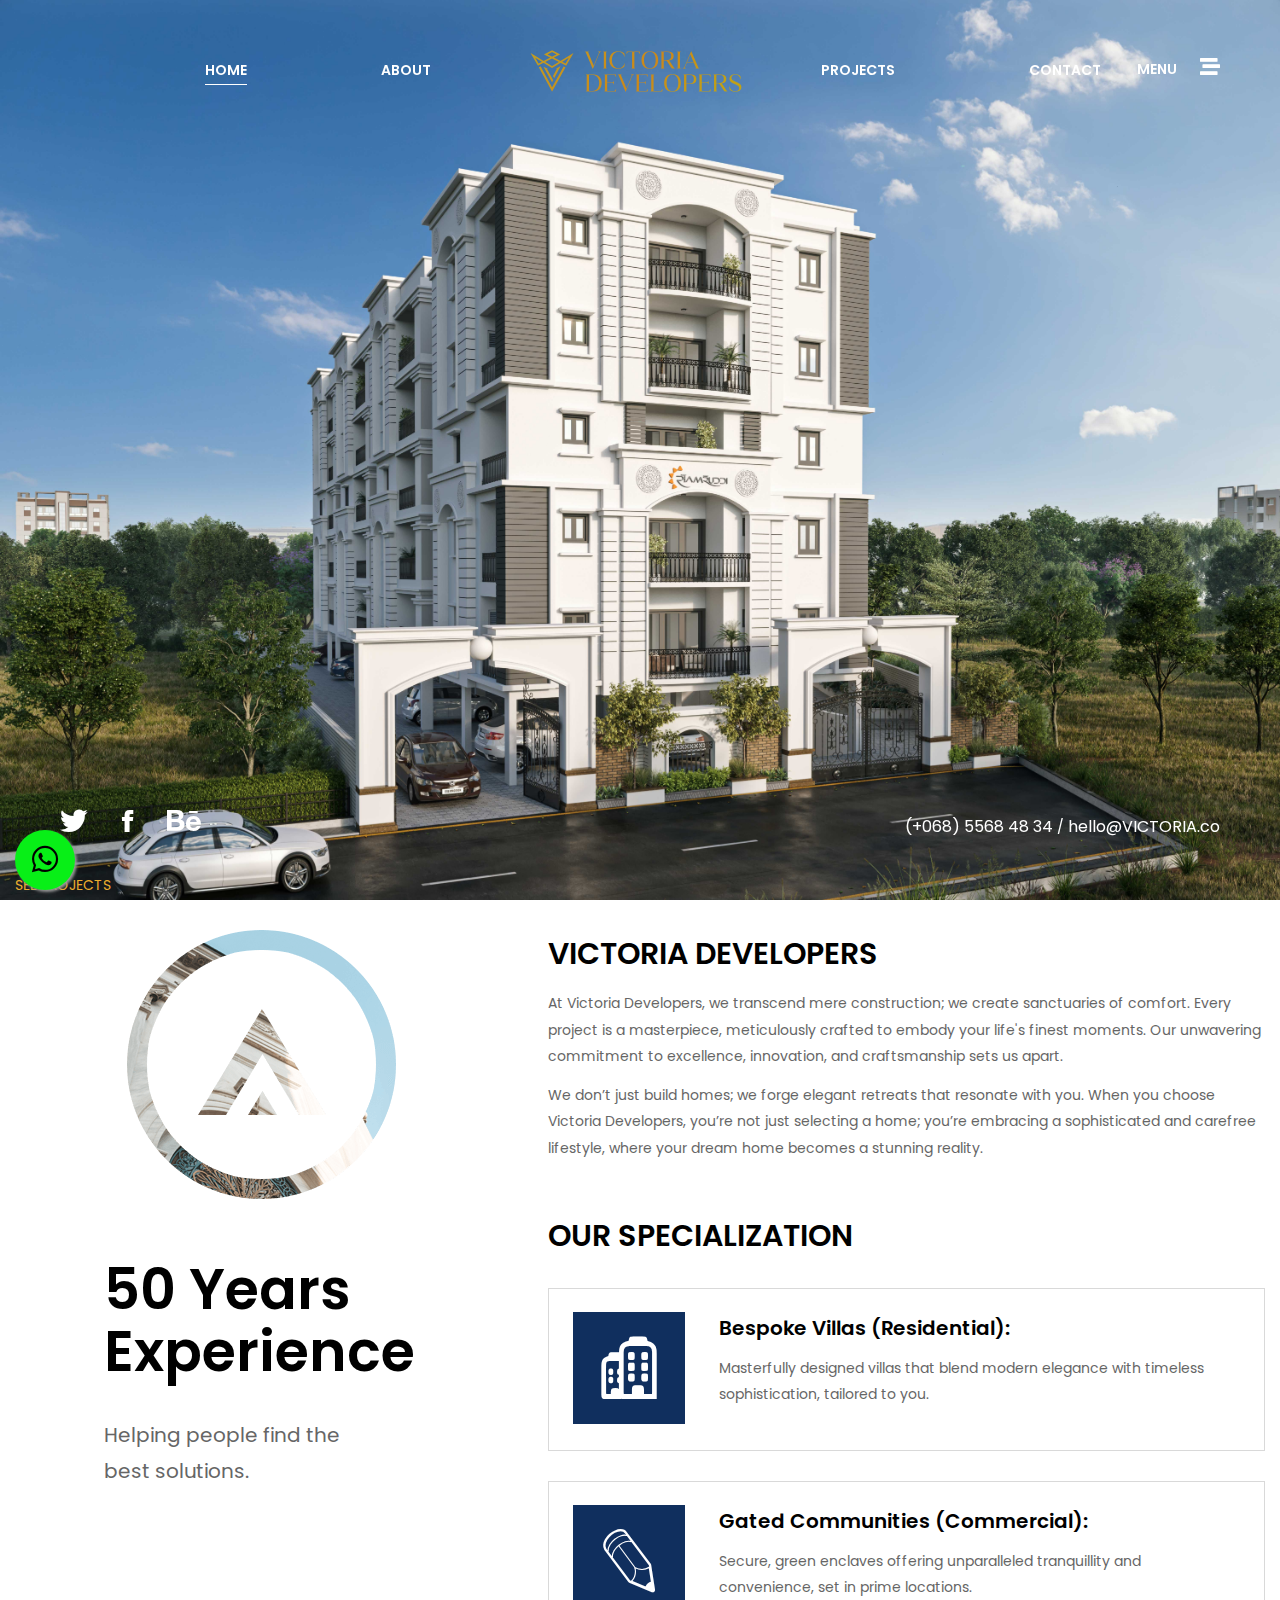
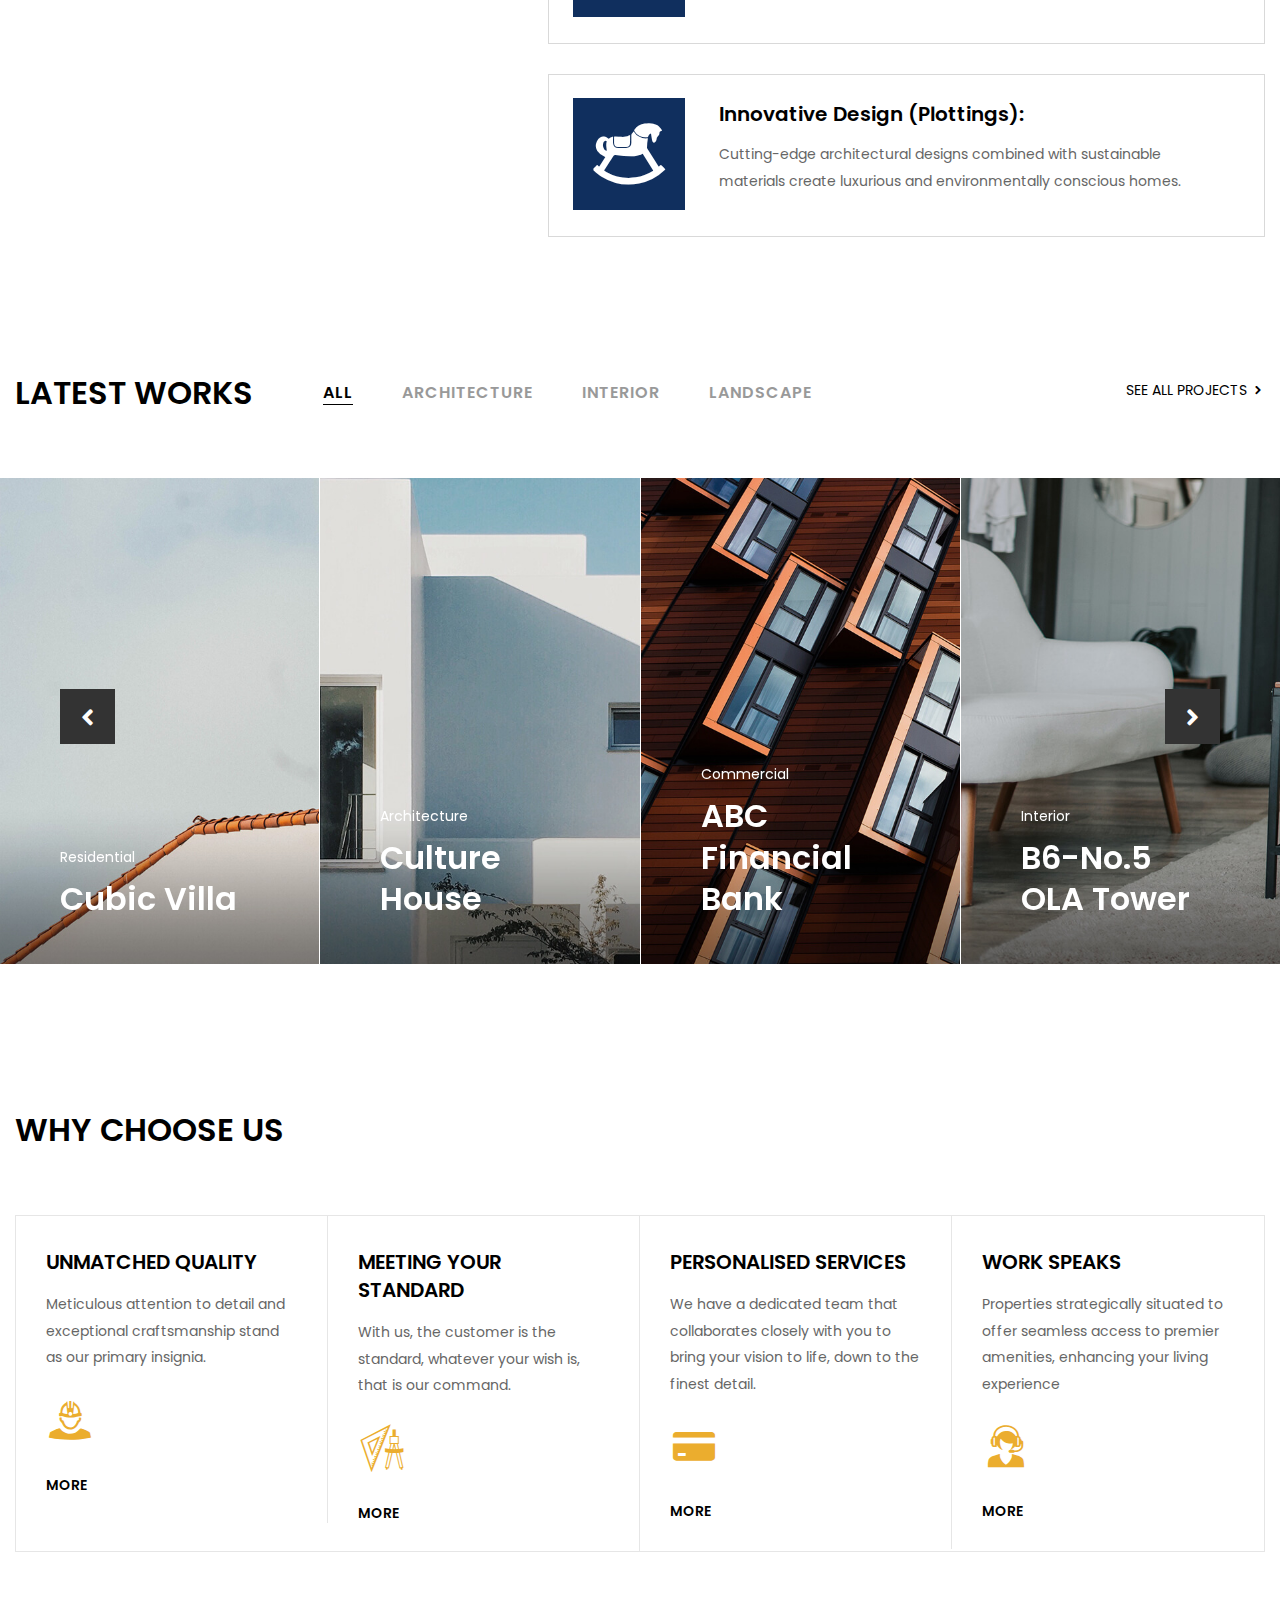
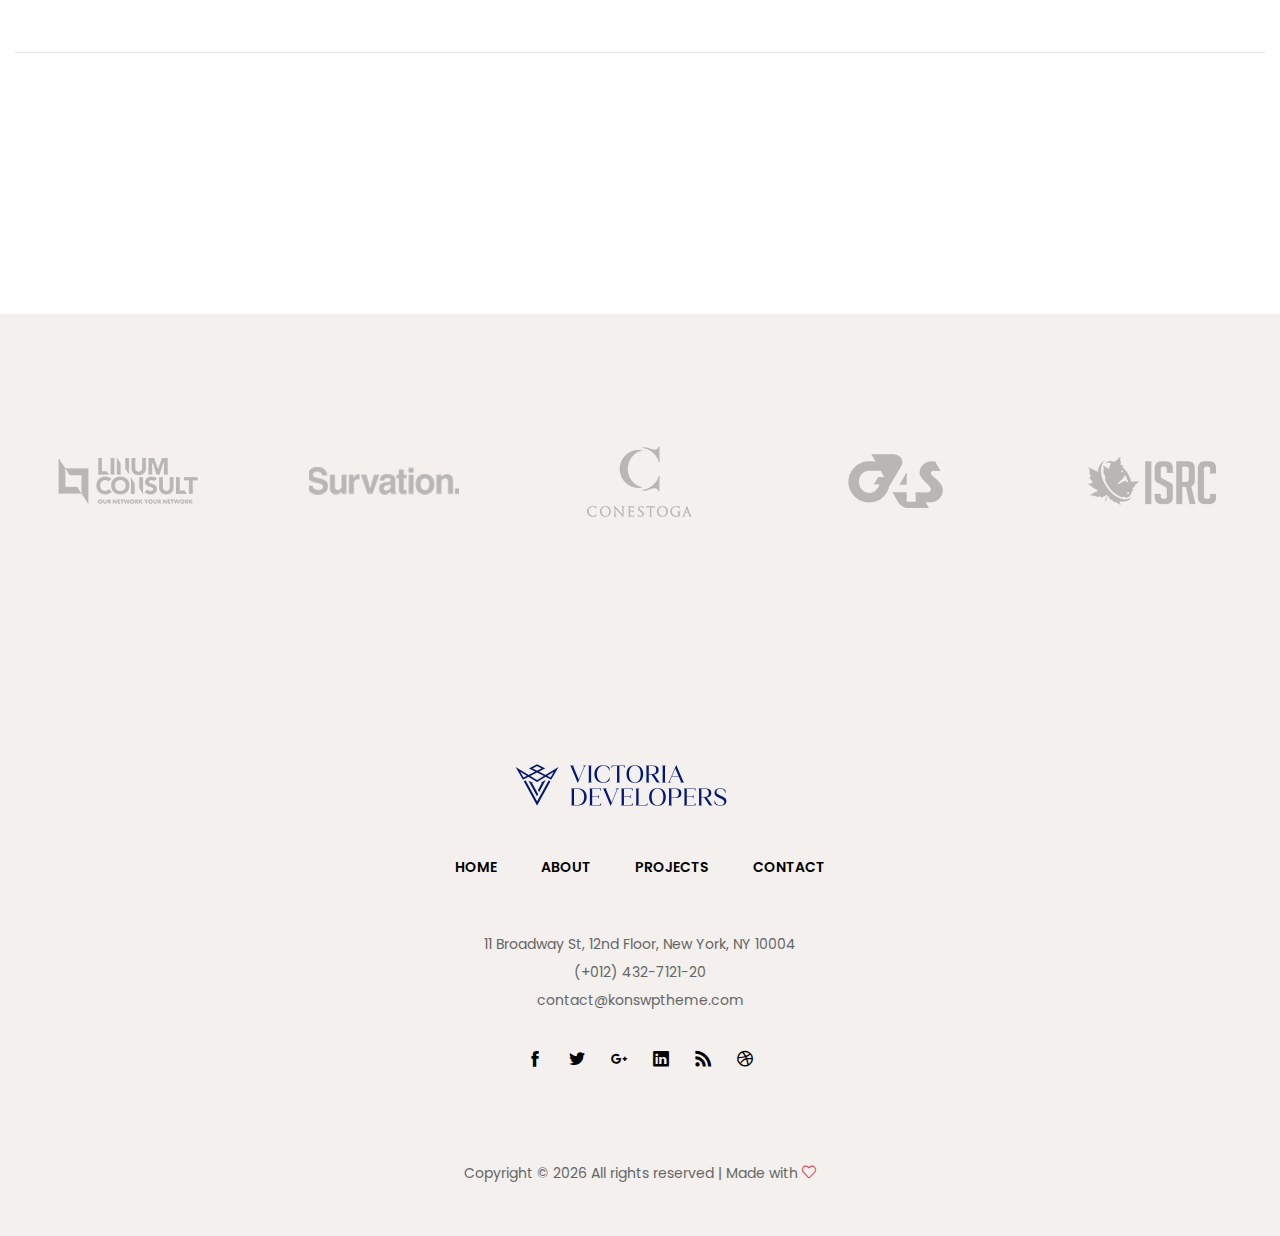
<file: index.html>
<!DOCTYPE html>
<html lang="en-US">

<head>
    <meta charset="UTF-8">
    <title>VICTORIA - Architecture & Interior HTML Template</title>
    <meta name="description" content="VICTORIA is a beautifully unique Architecture & Interior HTML Template. It is a great choice for any type of architecture or construction-related company"/>
    <meta name="viewport" content="width=device-width, initial-scale=1">
    <link rel="profile" href="https://gmpg.org/xfn/11">
    <link rel="canonical" href="Replace_with_your_PAGE_URL" />

    <!-- Stylesheets -->
    <link href="css/bootstrap.css" rel="stylesheet">
    <link href="css/main.css" rel="stylesheet">
    <link href="css/responsive.css" rel="stylesheet">

    <!-- Open Graph (OG) meta tags are snippets of code that control how URLs are displayed when shared on social media
    <meta property="og:locale" content="en_US" />
    <meta property="og:type" content="website" />
    <meta property="og:title" content="VICTORIA - Bootstrap HTML Template" />
    <meta property="og:url" content="PAGE_URL" />
    <meta property="og:site_name" content="SITE_NAME" />
    -->
    <!-- For the og:image content, replace the # with a link of an image
    <meta property="og:image" content="#" />
    <meta property="og:description" content="VICTORIA is a free Bootstrap HTML Template" />
    -->
    <!-- Fonts -->
    <link href="https://fonts.googleapis.com/css2?family=Libre+Baskerville:wght@400;700&family=Poppins:wght@300;400;500;600;700;800;900&family=Roboto:wght@100;300;400;500;700;900&family=Teko:wght@300;400;500;600;700&display=swap" rel="stylesheet">

    <!-- Add site Favicon -->
    <link rel="shortcut icon" href="images/favicon.png" type="image/x-icon">
    <link rel="icon" href="images/favicon.png" type="image/x-icon">
    <meta name="msapplication-TileImage" content="images/favicon.png" />

    <!-- Structured Data
    <script type="application/ld+json">
        {
          "@context": "http://schema.org",
          "@type": "WebSite",
          "name": "Replace_with_your_site_title",
          "url": "Replace_with_your_site_URL"
        }
    </script>
    -->
</head>

<body>
	<div class="page-wrapper">
		<!-- Main Header-->
		<header class="main-header">

			<!-- Header Upper -->
			<div class="header-upper">
				<div class="outer-container auto-container">
					<div class="inner-container clearfix">

						<div class="nav-outer pull-left clearfix">
							<!-- Mobile Navigation Toggler -->
							<div class="mobile-nav-toggler"><span class="icon ti-menu"></span></div>
							<!-- Main Menu -->
							<nav class="main-menu navbar-expand-md">
								<div class="navbar-header">
									<button class="navbar-toggler" type="button" data-toggle="collapse"
										data-target="#navbarSupportedContent" aria-controls="navbarSupportedContent" aria-expanded="false"
										aria-label="Toggle navigation">
										<span class="icon-bar"></span>
										<span class="icon-bar"></span>
										<span class="icon-bar"></span>
									</button>
								</div>

								<div class="navbar-collapse show collapse clearfix" id="navbarSupportedContent">
									<ul class="navigation clearfix">
										<li class="current"><a href="index.html">Home</a></li>
										<li><a href="about.html">About</a></li>
										<li class="logo-before">
											<div class="pull-left logo-box">
												<div class="logo">
													<a href="index.html" id="logo-img">
													<img id="logo-img2" src="images/logo.png" alt="" title="">
												</a>
												</div>
											</div>					
										</li>
										<li class="dropdown"><a href="#">Projects</a>
											<ul>
												<li><a href="projects.html">Projects</a></li>
												<li><a href="projects-detail.html">Projects Detail</a></li>
											</ul>
										</li>
										<!-- <li class="dropdown"><a href="#">Blog</a>
											<ul>
												<li><a href="blog.html">Our Blog</a></li>
												<li><a href="blog-detail.html">Blog Detail</a></li>
											</ul>
										</li> -->
										<li><a href="contact.html">Contact</a><li>
										
									</ul>
								</div>

							</nav>

						</div>

						<!-- Outer Box -->
						<div class="outer-box clearfix">
							<!-- Mobile Navigation Toggler -->
							<div class="mobile-nav-toggler">menu <span class="icon fas fa-stream"></span></div>
						</div>

					</div>
				</div>
			</div>
			<!--End Header Upper-->

			<!-- Mobile Menu  -->
			<div class="mobile-menu">
				<div class="menu-backdrop"></div>
				<div class="close-btn"><span class="icon lnr lnr-cross"></span></div>

				<nav class="menu-box">
					<div class="nav-logo"><a href="index.html"><img src="images/logo-2.png" alt="" title=""></a></div>
					<div class="menu-outer">
						<!--Here Menu Will Come Automatically Via Javascript / Same Menu as in Header-->
					</div>
				</nav>
			</div><!-- End Mobile Menu -->

		</header>
		<!--End Main Header -->

		<!-- Banner Section -->
		<section class="banner-section">
			<div class="main-slider-carousel owl-carousel owl-theme">

				<div class="slide" style="background-image: url(images/Samruddi-day-view1.jpg); width: 100%; height: 100vh;">
					<div class="auto-container">

						<!-- Content Boxed -->
						<div class="content-boxed">
							<div class="inner-boxed">
								<div class="title"></div>
								<h1>
									<br/>
									<br/>
								</h1>
								<p>
									<br/>
									<br/>
									<br/>
									<br/>
									<br/>
									<br/>
								</p>
								<div class="btn-box">
									<a href="about.html" class="see-project">See Projects</a>
								</div>
							</div>
						</div>

					</div>
				</div>

				<div class="slide" style="background-image: url(images/Samruddi-Night-view1.jpg);height: 100vh; ">
					<div class="auto-container">

						<!-- Content Boxed -->
						<div class="content-boxed">
							<div class="inner-boxed">
								<!-- <div class="title">Residence</div>
								<h1>Dustin Villa, <br> Spain <span><i>completed</i> 2017</span></h1>
								<p>Combine with ideas of owner, Dustin Mahone. <br> Arquito’s team completed a super villa with many
									powerful features, <br> help owner really enjoy his life beside the beach</p>
								<div class="btn-box">
									<a href="about.html" class="see-projects">See project</a>
								</div> -->
							</div>
						</div>

					</div>
				</div>

				<!-- <div class="slide" style="background-image: url(images/Samruddi-day-view1.jpg); height: 100vh;">
					<div class="auto-container"> -->

						<!-- Content Boxed -->
						<!-- <div class="content-boxed">
							<div class="inner-boxed"> -->
								<!-- <div class="title">Residence</div> -->
								<!-- <h1>Dustin Villa, <br> Spain <span><i>completed</i> 2017</span></h1>
								<p>Combine with ideas of owner, Dustin Mahone. <br> Arquito’s team completed a super villa with many
									powerful features, <br> help owner really enjoy his life beside the beach</p> -->
								<!-- <div class="btn-box">
									<a href="about.html" class="see-projects">See project</a>
								</div> -->
							<!-- </div>
						</div>

					</div>
				</div> -->

			</div>

			<!--Scroll Dwwn Btn-->
			<div class="mouse-btn-down scroll-to-target" data-target=".experiance-section">
				<div class="chevron"></div>
				<div class="chevron"></div>
				<div class="chevron"></div>
			</div>

			<!-- Social Box -->
			<ul class="social-box">
				<li><a href="#" class="ion-social-twitter"></a></li>
				<li><a href="#" class="ion-social-facebook"></a></li>
				<li><a href="#" class="fab fa-behance"></a></li>
			</ul>

			<!-- Info -->
			<div class="info"><a href="tel:+068-5568-48-34">(+068) 5568 48 34</a> / <a
					href="tel:+hello@VICTORIA.co">hello@VICTORIA.co</a></div>

		</section>
		<!-- End Banner Section -->

		<!-- Experiance Section -->
		<section class="experiance-section">
			<div class="auto-container">
				<div class="row clearfix">

					<!-- Title Column -->
					<div class="title-column col-lg-5 col-md-12 col-sm-12">
						<div class="inner-column">
							<div class="image" id="experiance-img">
								<img src="images/resource/experiance.png" alt="" />
							</div>
							<h2>50 Years <br> Experience</h2>
							<div class="text" id="experiance-text">Helping people find the <br> best solutions.</div>
						</div>
					</div>

					<!-- Content Column -->
					<div class="content-column col-lg-7 col-md-12 col-sm-12">
						<div class="inner-column">
							<div class="title-box">
								<h2>VICTORIA Developers</h2>
								<p>
									At Victoria Developers, we transcend mere construction; we create sanctuaries of comfort. 
									Every project is a masterpiece, meticulously crafted to embody your life's finest moments. 
									Our unwavering commitment to excellence, innovation, and craftsmanship sets us apart. 
								</p>
								<p>
									We don’t just build homes; we forge elegant retreats that resonate with you. When you choose Victoria Developers, 
									you’re not just selecting a home; you’re embracing a sophisticated and carefree lifestyle, 
									where your dream home becomes a stunning reality.
								</p>
							</div>
							<div class="specialization-box">
								<h2>our specialization</h2>

								<!-- Specialise Box -->
								<div class="specialise-box">
									<div class="inner-box">
										<div class="content">
											<div class="icon icofont-building-alt"></div>
											<h5><a href="projects-detail.html">Bespoke Villas (Residential):</a></h5>
											<p>Masterfully designed villas that blend modern elegance with timeless sophistication, tailored to you.</p>
										</div>
									</div>
								</div>

								<!-- Specialise Box -->
								<div class="specialise-box">
									<div class="inner-box">
										<div class="content">
											<div class="icon icofont-livejournal"></div>
											<h5><a href="projects-detail.html">Gated Communities (Commercial):</a></h5>
											<p>Secure, green enclaves offering unparalleled tranquillity and convenience, set in prime locations.</p>
										</div>
									</div>
								</div>

								<!-- Specialise Box -->
								<div class="specialise-box">
									<div class="inner-box">
										<div class="content">
											<div class="icon icofont-toy-horse"></div>
											<h5><a href="projects-detail.html">Innovative Design (Plottings):</a></h5>
											<p> Cutting-edge architectural designs combined with sustainable materials create luxurious and environmentally conscious homes.</p>
										</div>
									</div>
								</div>

							</div>
						</div>
					</div>

				</div>
			</div>
		</section>
		<!-- End Experiance Section -->

		<!-- Project Section -->
		<section class="project-section">

			<!-- Project Tabs -->
			<div class="project-tab">
				<div class="auto-container">
					<div class="tab-btns-box">
						<!--Tabs Header-->
						<div class="tabs-header">
							<div class="clearfix">
								<div class="pull-left">
									<!-- Sec Title -->
									<div class="sec-title">
										<h2>latest Works</h2>
									</div>
								</div>
								<div class="pull-left">
									<ul class="product-tab-btns clearfix">
										<li class="p-tab-btn active-btn" data-tab="#p-tab-1">All</li>
										<li class="p-tab-btn" data-tab="#p-tab-2">architecture</li>
										<li class="p-tab-btn" data-tab="#p-tab-3">interior</li>
										<li class="p-tab-btn" data-tab="#p-tab-4">landscape</li>
									</ul>
								</div>
								<div class="pull-right">
									<a href="projects.html" class="projects">see all projects <span
											class="arrow icofont-rounded-right"></span></a>
								</div>
							</div>
						</div>
					</div>
				</div>

				<!--Tabs Content-->
				<div class="p-tabs-content">

					<!-- Portfolio Tab / Active Tab -->
					<div class="p-tab active-tab" id="p-tab-1">
						<div class="project-carousel owl-theme owl-carousel">

							<!-- Gallery Block -->
							<div class="gallery-block">
								<div class="inner-box">
									<div class="image">
										<img src="images/gallery/1.jpg" alt="" />
										<div class="overlay-box">
											<div class="content">
												<div class="category">Residential</div>
												<h2><a href="projects-detail.html">Cubic Villa</a></h2>
											</div>
										</div>
									</div>
								</div>
							</div>

							<!-- Gallery Block -->
							<div class="gallery-block">
								<div class="inner-box">
									<div class="image">
										<img src="images/gallery/2.jpg" alt="" />
										<div class="overlay-box">
											<div class="content">
												<div class="category">Architecture</div>
												<h2><a href="projects-detail.html">Culture House</a></h2>
											</div>
										</div>
									</div>
								</div>
							</div>

							<!-- Gallery Block -->
							<div class="gallery-block">
								<div class="inner-box">
									<div class="image">
										<img src="images/gallery/3.jpg" alt="" />
										<div class="overlay-box">
											<div class="content">
												<div class="category">Commercial</div>
												<h2><a href="projects-detail.html">ABC Financial Bank</a></h2>
											</div>
										</div>
									</div>
								</div>
							</div>

							<!-- Gallery Block -->
							<div class="gallery-block">
								<div class="inner-box">
									<div class="image">
										<img src="images/gallery/4.jpg" alt="" />
										<div class="overlay-box">
											<div class="content">
												<div class="category">Interior</div>
												<h2><a href="projects-detail.html">B6-No.5 OLA Tower</a></h2>
											</div>
										</div>
									</div>
								</div>
							</div>

							<!-- Gallery Block -->
							<div class="gallery-block">
								<div class="inner-box">
									<div class="image">
										<img src="images/gallery/1.jpg" alt="" />
										<div class="overlay-box">
											<div class="content">
												<div class="category">Residential</div>
												<h2><a href="projects-detail.html">Cubic Villa</a></h2>
											</div>
										</div>
									</div>
								</div>
							</div>

							<!-- Gallery Block -->
							<div class="gallery-block">
								<div class="inner-box">
									<div class="image">
										<img src="images/gallery/2.jpg" alt="" />
										<div class="overlay-box">
											<div class="content">
												<div class="category">Architecture</div>
												<h2><a href="projects-detail.html">Culture House</a></h2>
											</div>
										</div>
									</div>
								</div>
							</div>

							<!-- Gallery Block -->
							<div class="gallery-block">
								<div class="inner-box">
									<div class="image">
										<img src="images/gallery/3.jpg" alt="" />
										<div class="overlay-box">
											<div class="content">
												<div class="category">Commercial</div>
												<h2><a href="projects-detail.html">ABC Financial Bank</a></h2>
											</div>
										</div>
									</div>
								</div>
							</div>

							<!-- Gallery Block -->
							<div class="gallery-block">
								<div class="inner-box">
									<div class="image">
										<img src="images/gallery/4.jpg" alt="" />
										<div class="overlay-box">
											<div class="content">
												<div class="category">Interior</div>
												<h2><a href="projects-detail.html">B6-No.5 OLA Tower</a></h2>
											</div>
										</div>
									</div>
								</div>
							</div>

						</div>
					</div>

					<!-- Portfolio Tab -->
					<div class="p-tab" id="p-tab-2">
						<div class="project-carousel owl-theme owl-carousel">

							<!-- Gallery Block -->
							<div class="gallery-block">
								<div class="inner-box">
									<div class="image">
										<img src="images/gallery/1.jpg" alt="" />
										<div class="overlay-box">
											<div class="content">
												<div class="category">Residential</div>
												<h2><a href="projects-detail.html">Cubic Villa</a></h2>
											</div>
										</div>
									</div>
								</div>
							</div>

							<!-- Gallery Block -->
							<div class="gallery-block">
								<div class="inner-box">
									<div class="image">
										<img src="images/gallery/3.jpg" alt="" />
										<div class="overlay-box">
											<div class="content">
												<div class="category">Commercial</div>
												<h2><a href="projects-detail.html">ABC Financial Bank</a></h2>
											</div>
										</div>
									</div>
								</div>
							</div>

							<!-- Gallery Block -->
							<div class="gallery-block">
								<div class="inner-box">
									<div class="image">
										<img src="images/gallery/2.jpg" alt="" />
										<div class="overlay-box">
											<div class="content">
												<div class="category">Architecture</div>
												<h2><a href="projects-detail.html">Culture House</a></h2>
											</div>
										</div>
									</div>
								</div>
							</div>

							<!-- Gallery Block -->
							<div class="gallery-block">
								<div class="inner-box">
									<div class="image">
										<img src="images/gallery/4.jpg" alt="" />
										<div class="overlay-box">
											<div class="content">
												<div class="category">Interior</div>
												<h2><a href="projects-detail.html">B6-No.5 OLA Tower</a></h2>
											</div>
										</div>
									</div>
								</div>
							</div>

							<!-- Gallery Block -->
							<div class="gallery-block">
								<div class="inner-box">
									<div class="image">
										<img src="images/gallery/1.jpg" alt="" />
										<div class="overlay-box">
											<div class="content">
												<div class="category">Residential</div>
												<h2><a href="projects-detail.html">Cubic Villa</a></h2>
											</div>
										</div>
									</div>
								</div>
							</div>

							<!-- Gallery Block -->
							<div class="gallery-block">
								<div class="inner-box">
									<div class="image">
										<img src="images/gallery/3.jpg" alt="" />
										<div class="overlay-box">
											<div class="content">
												<div class="category">Commercial</div>
												<h2><a href="projects-detail.html">ABC Financial Bank</a></h2>
											</div>
										</div>
									</div>
								</div>
							</div>

							<!-- Gallery Block -->
							<div class="gallery-block">
								<div class="inner-box">
									<div class="image">
										<img src="images/gallery/2.jpg" alt="" />
										<div class="overlay-box">
											<div class="content">
												<div class="category">Architecture</div>
												<h2><a href="projects-detail.html">Culture House</a></h2>
											</div>
										</div>
									</div>
								</div>
							</div>

							<!-- Gallery Block -->
							<div class="gallery-block">
								<div class="inner-box">
									<div class="image">
										<img src="images/gallery/4.jpg" alt="" />
										<div class="overlay-box">
											<div class="content">
												<div class="category">Interior</div>
												<h2><a href="projects-detail.html">B6-No.5 OLA Tower</a></h2>
											</div>
										</div>
									</div>
								</div>
							</div>

						</div>
					</div>

					<!-- Portfolio Tab -->
					<div class="p-tab" id="p-tab-3">
						<div class="project-carousel owl-theme owl-carousel">

							<!-- Gallery Block -->
							<div class="gallery-block">
								<div class="inner-box">
									<div class="image">
										<img src="images/gallery/1.jpg" alt="" />
										<div class="overlay-box">
											<div class="content">
												<div class="category">Residential</div>
												<h2><a href="projects-detail.html">Cubic Villa</a></h2>
											</div>
										</div>
									</div>
								</div>
							</div>

							<!-- Gallery Block -->
							<div class="gallery-block">
								<div class="inner-box">
									<div class="image">
										<img src="images/gallery/2.jpg" alt="" />
										<div class="overlay-box">
											<div class="content">
												<div class="category">Architecture</div>
												<h2><a href="projects-detail.html">Culture House</a></h2>
											</div>
										</div>
									</div>
								</div>
							</div>

							<!-- Gallery Block -->
							<div class="gallery-block">
								<div class="inner-box">
									<div class="image">
										<img src="images/gallery/3.jpg" alt="" />
										<div class="overlay-box">
											<div class="content">
												<div class="category">Commercial</div>
												<h2><a href="projects-detail.html">ABC Financial Bank</a></h2>
											</div>
										</div>
									</div>
								</div>
							</div>

							<!-- Gallery Block -->
							<div class="gallery-block">
								<div class="inner-box">
									<div class="image">
										<img src="images/gallery/4.jpg" alt="" />
										<div class="overlay-box">
											<div class="content">
												<div class="category">Interior</div>
												<h2><a href="projects-detail.html">B6-No.5 OLA Tower</a></h2>
											</div>
										</div>
									</div>
								</div>
							</div>

							<!-- Gallery Block -->
							<div class="gallery-block">
								<div class="inner-box">
									<div class="image">
										<img src="images/gallery/1.jpg" alt="" />
										<div class="overlay-box">
											<div class="content">
												<div class="category">Residential</div>
												<h2><a href="projects-detail.html">Cubic Villa</a></h2>
											</div>
										</div>
									</div>
								</div>
							</div>

							<!-- Gallery Block -->
							<div class="gallery-block">
								<div class="inner-box">
									<div class="image">
										<img src="images/gallery/2.jpg" alt="" />
										<div class="overlay-box">
											<div class="content">
												<div class="category">Architecture</div>
												<h2><a href="projects-detail.html">Culture House</a></h2>
											</div>
										</div>
									</div>
								</div>
							</div>

							<!-- Gallery Block -->
							<div class="gallery-block">
								<div class="inner-box">
									<div class="image">
										<img src="images/gallery/3.jpg" alt="" />
										<div class="overlay-box">
											<div class="content">
												<div class="category">Commercial</div>
												<h2><a href="projects-detail.html">ABC Financial Bank</a></h2>
											</div>
										</div>
									</div>
								</div>
							</div>

							<!-- Gallery Block -->
							<div class="gallery-block">
								<div class="inner-box">
									<div class="image">
										<img src="images/gallery/4.jpg" alt="" />
										<div class="overlay-box">
											<div class="content">
												<div class="category">Interior</div>
												<h2><a href="projects-detail.html">B6-No.5 OLA Tower</a></h2>
											</div>
										</div>
									</div>
								</div>
							</div>

						</div>
					</div>

					<!-- Portfolio Tab -->
					<div class="p-tab" id="p-tab-4">
						<div class="project-carousel owl-theme owl-carousel">

							<!-- Gallery Block -->
							<div class="gallery-block">
								<div class="inner-box">
									<div class="image">
										<img src="images/gallery/1.jpg" alt="" />
										<div class="overlay-box">
											<div class="content">
												<div class="category">Residential</div>
												<h2><a href="projects-detail.html">Cubic Villa</a></h2>
											</div>
										</div>
									</div>
								</div>
							</div>

							<!-- Gallery Block -->
							<div class="gallery-block">
								<div class="inner-box">
									<div class="image">
										<img src="images/gallery/3.jpg" alt="" />
										<div class="overlay-box">
											<div class="content">
												<div class="category">Commercial</div>
												<h2><a href="projects-detail.html">ABC Financial Bank</a></h2>
											</div>
										</div>
									</div>
								</div>
							</div>

							<!-- Gallery Block -->
							<div class="gallery-block">
								<div class="inner-box">
									<div class="image">
										<img src="images/gallery/2.jpg" alt="" />
										<div class="overlay-box">
											<div class="content">
												<div class="category">Architecture</div>
												<h2><a href="projects-detail.html">Culture House</a></h2>
											</div>
										</div>
									</div>
								</div>
							</div>

							<!-- Gallery Block -->
							<div class="gallery-block">
								<div class="inner-box">
									<div class="image">
										<img src="images/gallery/4.jpg" alt="" />
										<div class="overlay-box">
											<div class="content">
												<div class="category">Interior</div>
												<h2><a href="projects-detail.html">B6-No.5 OLA Tower</a></h2>
											</div>
										</div>
									</div>
								</div>
							</div>

							<!-- Gallery Block -->
							<div class="gallery-block">
								<div class="inner-box">
									<div class="image">
										<img src="images/gallery/1.jpg" alt="" />
										<div class="overlay-box">
											<div class="content">
												<div class="category">Residential</div>
												<h2><a href="projects-detail.html">Cubic Villa</a></h2>
											</div>
										</div>
									</div>
								</div>
							</div>

							<!-- Gallery Block -->
							<div class="gallery-block">
								<div class="inner-box">
									<div class="image">
										<img src="images/gallery/3.jpg" alt="" />
										<div class="overlay-box">
											<div class="content">
												<div class="category">Commercial</div>
												<h2><a href="projects-detail.html">ABC Financial Bank</a></h2>
											</div>
										</div>
									</div>
								</div>
							</div>

							<!-- Gallery Block -->
							<div class="gallery-block">
								<div class="inner-box">
									<div class="image">
										<img src="images/gallery/2.jpg" alt="" />
										<div class="overlay-box">
											<div class="content">
												<div class="category">Architecture</div>
												<h2><a href="projects-detail.html">Culture House</a></h2>
											</div>
										</div>
									</div>
								</div>
							</div>

							<!-- Gallery Block -->
							<div class="gallery-block">
								<div class="inner-box">
									<div class="image">
										<img src="images/gallery/4.jpg" alt="" />
										<div class="overlay-box">
											<div class="content">
												<div class="category">Interior</div>
												<h2><a href="projects-detail.html">B6-No.5 OLA Tower</a></h2>
											</div>
										</div>
									</div>
								</div>
							</div>

						</div>
					</div>

				</div>

			</div>
		</section>
		<!-- End Project Section -->

		<!-- Services Section -->
		<section class="services-section">
			<div class="auto-container">
				<div class="sec-title">
					<h2>Why Choose Us</h2>
				</div>
				<div class="inner-container">
					<div class="clearfix">

						<!-- Service Block -->
						<div class="service-block col-lg-3 col-md-6 col-sm-12">
							<div class="inner-box">
								<h5><a href="projects-detail.html">Unmatched Quality</a></h5>
								<p>Meticulous attention to detail and exceptional craftsmanship stand as our primary insignia.</p>
								<div class="icon icofont-labour"></div>
								<a href="projects-detail.html" class="more">more</a>
							</div>
						</div>

						<!-- Service Block -->
						<div class="service-block col-lg-3 col-md-6 col-sm-12">
							<div class="inner-box">
								<h5><a href="projects-detail.html">Meeting Your Standard</a></h5>
								<p>With us, the customer is the standard, whatever your wish is, that is our command.</p>
								<div class="icon icofont-ruler-compass-alt"></div>
								<a href="projects-detail.html" class="more">more</a>
							</div>
						</div>

						<!-- Service Block -->
						<div class="service-block col-lg-3 col-md-6 col-sm-12">
							<div class="inner-box">
								<h5><a href="projects-detail.html">Personalised services</a></h5>
								<p>We have a dedicated team that collaborates closely with you to bring your vision to life, down to the finest detail.
								</p>
								<div class="icon icofont-credit-card"></div>
								<a href="projects-detail.html" class="more">more</a>
							</div>
						</div>

						<!-- Service Block -->
						<div class="service-block col-lg-3 col-md-6 col-sm-12">
							<div class="inner-box">
								<h5><a href="projects-detail.html">work speaks</a></h5>
								<p>Properties strategically situated to offer seamless access to premier amenities, enhancing your living experience</p>
								<div class="icon icofont-live-support"></div>
								<a href="projects-detail.html" class="more">more</a>
							</div>
						</div>

					</div>
				</div>
			</div>
		</section>
		<!-- End Services Section -->

		<!-- Counter Section -->
		<section class="counter-section">
			<div class="auto-container">
				<div class="inner-container">
					<!-- Fact Counter -->
					<div class="fact-counter">
						<div class="row clearfix">

							<!-- Column -->
							<div class="column counter-column col-lg-4 col-md-6 col-sm-12">
								<div class="inner wow fadeInLeft" data-wow-delay="0ms" data-wow-duration="1500ms">
									<div class="content">
										<div class="count-outer count-box">
											<span class="count-text" data-speed="4500" data-stop="8000">0</span>
										</div>
										<h4 class="counter-title">Partner <br> worldwide</h4>
									</div>
								</div>
							</div>

							<!-- Column -->
							<div class="column counter-column col-lg-4 col-md-6 col-sm-12">
								<div class="inner wow fadeInLeft" data-wow-delay="300ms" data-wow-duration="1500ms">
									<div class="content">
										<div class="count-outer count-box alternate">
											<span class="count-text" data-speed="3500" data-stop="1250">0</span>
										</div>
										<h4 class="counter-title">employees and <br> staffs</h4>
									</div>
								</div>
							</div>

							<!-- Column -->
							<div class="column counter-column col-lg-4 col-md-6 col-sm-12">
								<div class="inner wow fadeInLeft" data-wow-delay="600ms" data-wow-duration="1500ms">
									<div class="content">
										<div class="count-outer count-box">
											<span class="count-text" data-speed="3000" data-stop="904">0</span>
										</div>
										<h4 class="counter-title">project completed <br> on 60 countries</h4>
									</div>
								</div>
							</div>

						</div>
					</div>

				</div>
			</div>
		</section>
		<!-- End Counter Section -->

		<!-- Work Section -->
		<!-- <section class="work-section" style="background-image: url(images/background/1.jpg)">
			<div class="auto-container">
				<div class="content">
					<div class="title">how we work</div>
					<h1>Easy & Trusted <br> Progress</h1>
					<p>We understand that you’re hiring us to actually listen, and more <br> importantly, understand your vision,
						so that your home reflects your spirit and <br> personality, not ours. Above all else, when the project is
						finished, <br> we want you to LOVE WHERE YOU LIVE</p>
					<a href="#" class="pdf-file"><span class="icon icofont-file-pdf"></span>Download Offer [.PDF]</a>
					<a href="https://www.youtube.com/watch?v=kxPCFljwJws" class="lightbox-image video-box clearfix">See How we
						work<br><span class="fa fa-play"><i class="ripple"></i></span></a>
				</div>
			</div>
		</section> -->
		<!-- End Work Section -->

		<!-- Testimonial Section -->
		<!-- <section class="testimonial-section" style="background-image: url(images/background/pattern-1.png)">
			<div class="auto-container">
				<div class="row clearfix">

					
					<div class="carousel-column col-lg-6 col-md-12 col-sm-12">
						<div class="inner-column">
							<div class="single-item-carousel owl-carousel owl-theme">

								
								<div class="testimonial-block">
									<div class="inner-box">
										<div class="quote-icon ion-quote"></div>
										<h2>Good companies will <br> meet needs; great companies <br> will create markets.</h2>
										<p>We thought a lot before choosing the VICTORIA WordPress <br> Theme because we wanted to sure our
											investment would yield results. This was clearly the best choice.</p>
										<div class="category"><span>Van Helsing</span> - DIrector at Envato LLC</div>
									</div>
								</div>

								
								<div class="testimonial-block">
									<div class="inner-box">
										<div class="quote-icon ion-quote"></div>
										<h2>Good companies will <br> meet needs; great companies <br> will create markets.</h2>
										<p>We thought a lot before choosing the VICTORIA WordPress <br> Theme because we wanted to sure our
											investment would yield results. This was clearly the best choice.</p>
										<div class="category"><span>Van Helsing</span> - DIrector at Envato LLC</div>
									</div>
								</div>

								
								<div class="testimonial-block">
									<div class="inner-box">
										<div class="quote-icon ion-quote"></div>
										<h2>Good companies will <br> meet needs; great companies <br> will create markets.</h2>
										<p>We thought a lot before choosing the VICTORIA WordPress <br> Theme because we wanted to sure our
											investment would yield results. This was clearly the best choice.</p>
										<div class="category"><span>Van Helsing</span> - DIrector at Envato LLC</div>
									</div>
								</div>

							</div>
						</div>
					</div>

					
					<div class="image-column col-lg-6 col-md-12 col-sm-12">
						<div class="inner-column">
							<div class="image wow fadeInRight" data-wow-delay="0ms" data-wow-duration="1500ms">
								<img src="images/resource/testimonial.png" alt="" />
							</div>
						</div>
					</div>

				</div>
			</div>
		</section> -->
		<!-- End Testimonial Section -->

		<!-- Sponsors Section -->
		<section class="sponsors-section">
			<div class="auto-container">

				<div class="carousel-outer">
					<!--Sponsors Slider-->
					<ul class="sponsors-carousel owl-carousel owl-theme">
						<li>
							<div class="image-box"><a href="#"><img src="images/clients/1.png" alt=""></a></div>
						</li>
						<li>
							<div class="image-box"><a href="#"><img src="images/clients/2.png" alt=""></a></div>
						</li>
						<li>
							<div class="image-box"><a href="#"><img src="images/clients/3.png" alt=""></a></div>
						</li>
						<li>
							<div class="image-box"><a href="#"><img src="images/clients/4.png" alt=""></a></div>
						</li>
						<li>
							<div class="image-box"><a href="#"><img src="images/clients/5.png" alt=""></a></div>
						</li>
						<li>
							<div class="image-box"><a href="#"><img src="images/clients/1.png" alt=""></a></div>
						</li>
						<li>
							<div class="image-box"><a href="#"><img src="images/clients/2.png" alt=""></a></div>
						</li>
						<li>
							<div class="image-box"><a href="#"><img src="images/clients/3.png" alt=""></a></div>
						</li>
					</ul>
				</div>

			</div>
		</section>
		<!-- End Sponsors Section -->

		<!-- News Section -->
		<!-- <section class="news-section">
			<div class="outer-container">
				<div class="clearfix">

					
					<div class="news-block col-xl-3 col-lg-6 col-md-6 col-sm-12">
						<div class="inner-box">
							<div class="image">
								<a href="blog-detail.html"><img src="images/resource/news-1.jpg" alt="" /></a>
							</div>
							<div class="lower-content">
								<ul class="info-list">
									<li>Dec 23 ,2020</li>
									<li>news</li>
								</ul>
								<h4><a href="blog-detail.html">The Way Of Building</a></h4>
							</div>
						</div>
					</div>

					
					<div class="news-block col-xl-3 col-lg-6 col-md-6 col-sm-12">
						<div class="inner-box">
							<div class="image">
								<a href="blog-detail.html"><img src="images/resource/news-2.jpg" alt="" /></a>
							</div>
							<div class="lower-content">
								<ul class="info-list">
									<li>Dec 23 ,2020</li>
									<li>inspiration</li>
								</ul>
								<h4><a href="blog-detail.html">The Arch In Modern Architecture, Art & Aesthetic More</a></h4>
							</div>
						</div>
					</div>

					
					<div class="news-block col-xl-3 col-lg-6 col-md-6 col-sm-12">
						<div class="inner-box">
							<div class="image">
								<a href="blog-detail.html"><img src="images/resource/news-3.jpg" alt="" /></a>
							</div>
							<div class="lower-content">
								<ul class="info-list">
									<li>Dec 23 ,2020</li>
									<li>tips & tricks</li>
								</ul>
								<h4><a href="blog-detail.html">Spiral Stair, New Interior Design Trends 2020</a></h4>
							</div>
						</div>
					</div>

					
					<div class="news-block col-xl-3 col-lg-6 col-md-6 col-sm-12">
						<div class="inner-box">
							<div class="image">
								<a href="blog-detail.html"><img src="images/resource/news-4.jpg" alt="" /></a>
							</div>
							<div class="lower-content">
								<ul class="info-list">
									<li>Dec 23 ,2020</li>
									<li>others</li>
								</ul>
								<h4><a href="blog-detail.html">Nordic Interior Style</a></h4>
							</div>
						</div>
					</div>

				</div>
			</div>
		</section> -->
		<!-- End News Section -->

		<!-- Main Footer -->
		<footer class="main-footer">
			<div class="auto-container">
				<div class="logo">
					<a href="index.html"><img src="images/logo-3.png" alt="" /></a>
				</div>
				<ul class="footer-page-nav">
					<li><a href="#">Home</a></li>
					<li><a href="about.html">About</a></li>
					<li><a href="projects.html">Projects</a></li>
					<!-- <li><a href="#">About</a></li> -->
					<li><a href="contact.html">Contact</a></li>
				</ul>
				<div class="contact-info">11 Broadway St, 12nd Floor, New York, NY 10004 <br> <a
						href="tel:+012-432-7121-20">(+012) 432-7121-20</a> <br> <a
						href="mailto:contact@konswptheme.com">contact@konswptheme.com</a></div>
				<ul class="footer-social-icons">
					<li><a href="http://facebook.com/" class="icofont-facebook"></a></li>
					<li><a href="https://twitter.com/" class="icofont-twitter"></a></li>
					<li><a href="http://google.com/" class="icofont-google-plus"></a></li>
					<li><a href="http://linkedin.com/" class="icofont-linkedin"></a></li>
					<li><a href="http://rss.com/" class="icofont-rss"></a></li>
					<li><a href="http://dribbble.com/" class="icofont-dribbble"></a></li>
				</ul>
				<div class="copyright">Copyright ©
					<script type="text/javascript" async="" src="https://www.google-analytics.com/analytics.js"></script>
					<script type="text/javascript">document.write(new Date().getFullYear());</script> 
					All rights reserved | Made with <i class="icon-heart text-danger" aria-hidden="true"></i>
				</div>
			</div>
		</footer>
		<!-- End Main Footer -->

	</div>
	<!--End pagewrapper-->

	<!-- Scroll To Top -->
	<div class="scroll-to-top scroll-to-target" data-target="html">
		<span class="fa fa-arrow-circle-up"></span>
	</div>

	<a  class="whats-app" href="https://wa.me/+919175366700" target="_blank">
		<span class="fab fa-whatsapp my-float"></span>
	</a>

	

	<script src="js/jquery.js"></script>
	<script src="js/popper.min.js"></script>
	<script src="js/bootstrap.min.js"></script>
	<script src="js/jquery.mCustomScrollbar.concat.min.js"></script>
	<script src="js/jquery.fancybox.js"></script>
	<script src="js/appear.js"></script>
	<script src="js/owl.js"></script>
	<script src="js/wow.js"></script>
	<script src="js/parallax.min.js"></script>
	<script src="js/tilt.jquery.min.js"></script>
	<script src="js/jquery.paroller.min.js"></script>
	<script src="js/jquery-ui.js"></script>
	<script src="js/script.js"></script>

</body>

</html>
</file>
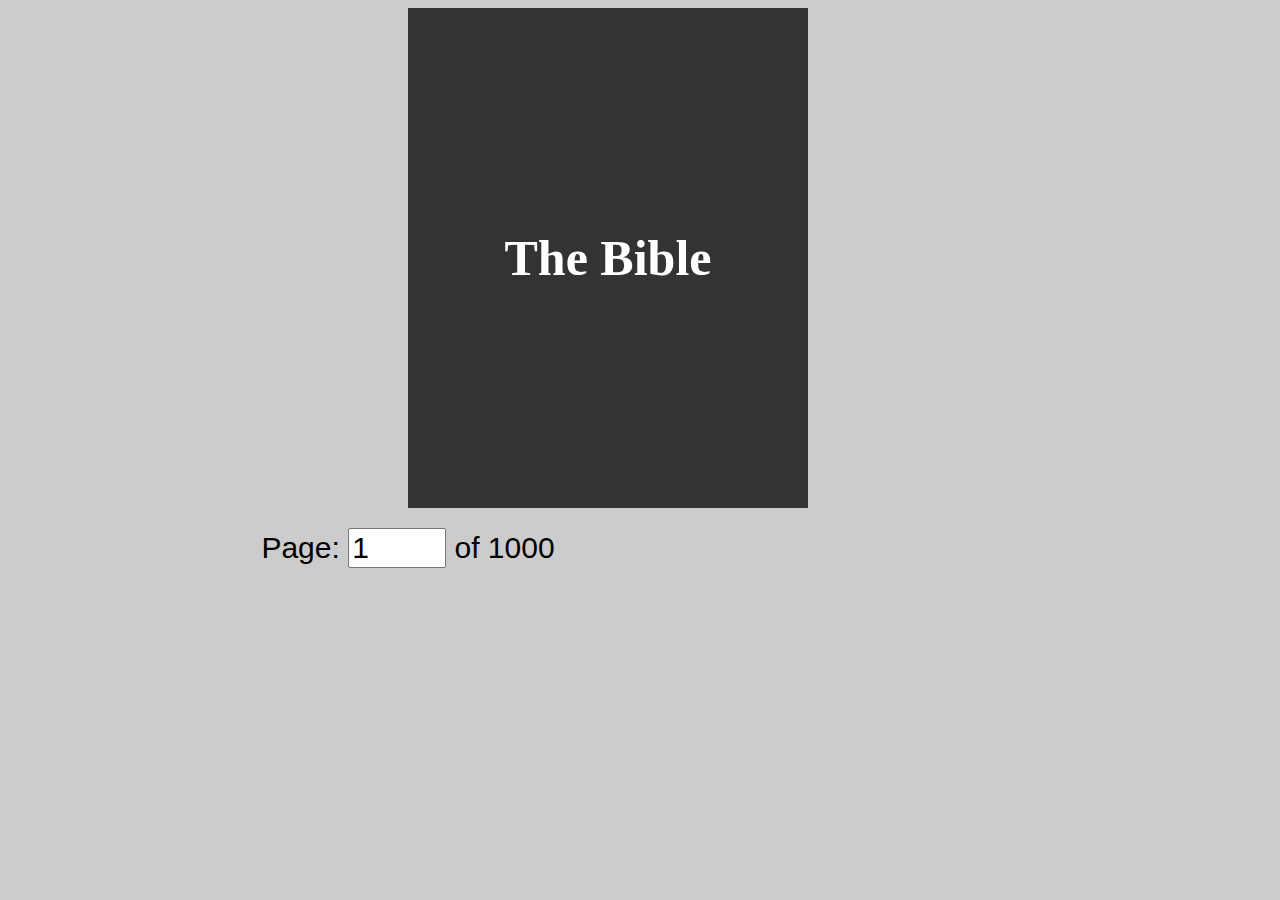
<file: flipbook/turn.js-master/demos/bible/index.html>
<!doctype html>
<html>
<head>
<script type="text/javascript" src="http://code.jquery.com/jquery-1.7.1.min.js"></script>
<script type="text/javascript" src="../../turn.min.js"></script>

<style type="text/css">
body{
	background:#ccc;
}
#book{
	width:800px;
	height:500px;
}

#book .turn-page{
	background-color:white;
}

#book .cover{
	background:#333;
}

#book .cover h1{
	color:white;
	text-align:center;
	font-size:50px;
	line-height:500px;
	margin:0px;
}

#book .loader{
	background-image:url(loader.gif);
	width:24px;
	height:24px;
	display:block;
	position:absolute;
	top:238px;
	left:188px;
}

#book .data{
	text-align:center;
	font-size:40px;
	color:#999;
	line-height:500px;
}

#controls{
	width:800px;
	text-align:center;
	margin:20px 0px;
	font:30px arial;
}

#controls input, #controls label{
	font:30px arial;
}

#book .odd{
	background-image:-webkit-linear-gradient(left, #FFF 95%, #ddd 100%);
	background-image:-moz-linear-gradient(left, #FFF 95%, #ddd 100%);
	background-image:-o-linear-gradient(left, #FFF 95%, #ddd 100%);
	background-image:-ms-linear-gradient(left, #FFF 95%, #ddd 100%);
}

#book .even{
	background-image:-webkit-linear-gradient(right, #FFF 95%, #ddd 100%);
	background-image:-moz-linear-gradient(right, #FFF 95%, #ddd 100%);
	background-image:-o-linear-gradient(right, #FFF 95%, #ddd 100%);
	background-image:-ms-linear-gradient(right, #FFF 95%, #ddd 100%);
}
</style>
</head>
<body>

<div id="book">
	<div class="cover"><h1>The Bible</h1></div>
</div>

<div id="controls">
	<label for="page-number">Page:</label> <input type="text" size="3" id="page-number"> of <span id="number-pages"></span>
</div>

<script type="text/javascript">

	// Sample using dynamic pages with turn.js

	var numberOfPages = 1000; 


	// Adds the pages that the book will need
	function addPage(page, book) {
		// 	First check if the page is already in the book
		if (!book.turn('hasPage', page)) {
			// Create an element for this page
			var element = $('<div />', {'class': 'page '+((page%2==0) ? 'odd' : 'even'), 'id': 'page-'+page}).html('<i class="loader"></i>');
			// If not then add the page
			book.turn('addPage', element, page);
			// Let's assum that the data is comming from the server and the request takes 1s.
			setTimeout(function(){
					element.html('<div class="data">Data for page '+page+'</div>');
			}, 1000);
		}
	}

	$(window).ready(function(){
		$('#book').turn({acceleration: true,
							pages: numberOfPages,
							elevation: 50,
							gradients: !$.isTouch,
							when: {
								turning: function(e, page, view) {

									// Gets the range of pages that the book needs right now
									var range = $(this).turn('range', page);

									// Check if each page is within the book
									for (page = range[0]; page<=range[1]; page++) 
										addPage(page, $(this));

								},

								turned: function(e, page) {
									$('#page-number').val(page);
								}
							}
						});

		$('#number-pages').html(numberOfPages);

		$('#page-number').keydown(function(e){

			if (e.keyCode==13)
				$('#book').turn('page', $('#page-number').val());
				
		});
	});

	$(window).bind('keydown', function(e){

		if (e.target && e.target.tagName.toLowerCase()!='input')
			if (e.keyCode==37)
				$('#book').turn('previous');
			else if (e.keyCode==39)
				$('#book').turn('next');

	});

</script>


</body>
</html>
</file>
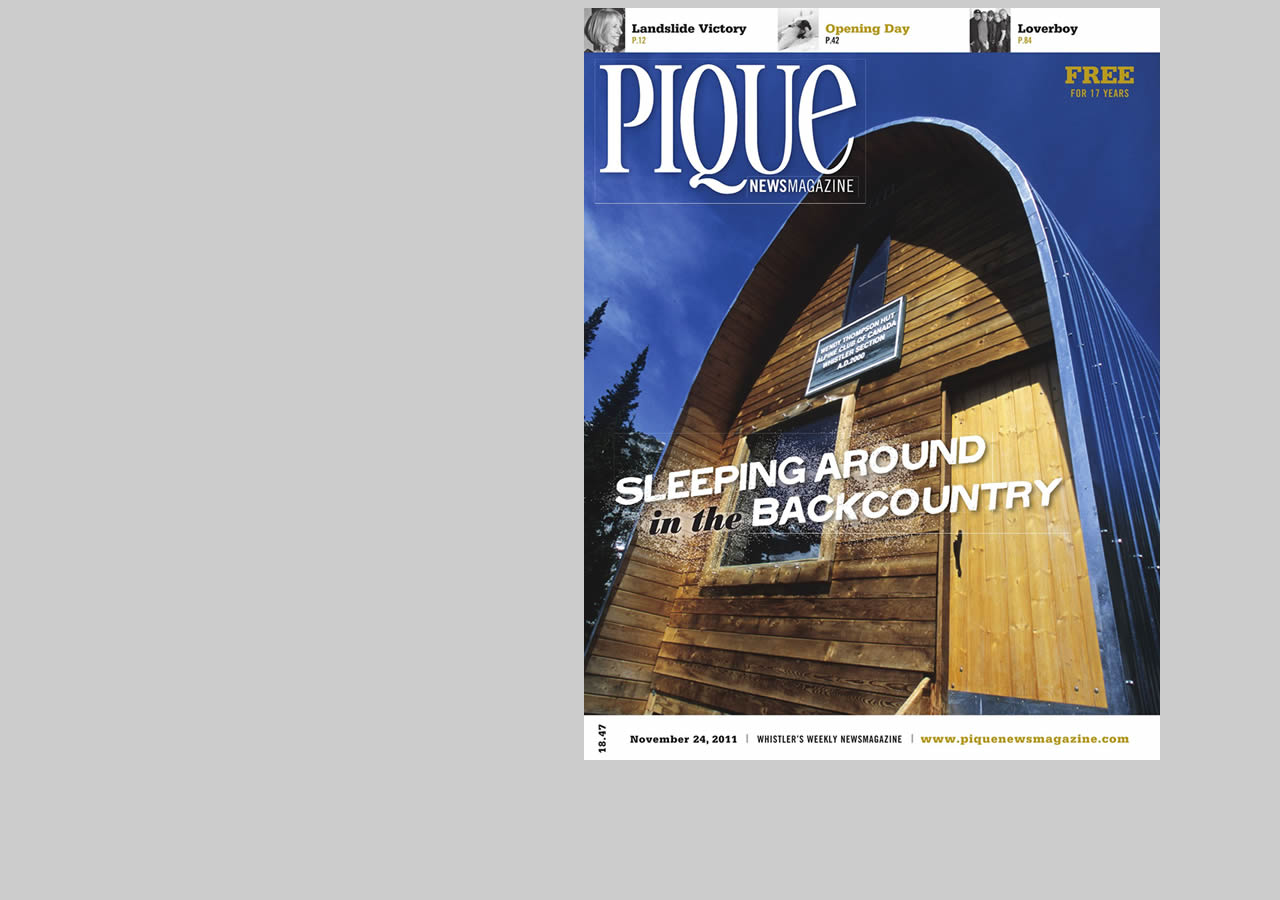
<file: flipbook/turn.js-master/demos/magazine/index.html>
<!doctype html>
<html>
<head>
<script type="text/javascript" src="http://code.jquery.com/jquery-1.7.1.min.js"></script>
<script type="text/javascript" src="../../turn.min.js"></script>

<style type="text/css">
body{
	background:#ccc;
}
#magazine{
	width:1152px;
	height:752px;
}
#magazine .turn-page{
	background-color:#ccc;
	background-size:100% 100%;
}
</style>
</head>
<body>

<div id="magazine">
	<div style="background-image:url(pages/01.jpg);"></div>
	<div style="background-image:url(pages/02.jpg);"></div>
	<div style="background-image:url(pages/03.jpg);"></div>
	<div style="background-image:url(pages/04.jpg);"></div>
	<div style="background-image:url(pages/05.jpg);"></div>
	<div style="background-image:url(pages/06.jpg);"></div>
</div>


<script type="text/javascript">

	$(window).ready(function() {
		$('#magazine').turn({
							display: 'double',
							acceleration: true,
							gradients: !$.isTouch,
							elevation:50,
							when: {
								turned: function(e, page) {
									/*console.log('Current view: ', $(this).turn('view'));*/
								}
							}
						});
	});
	
	
	$(window).bind('keydown', function(e){
		
		if (e.keyCode==37)
			$('#magazine').turn('previous');
		else if (e.keyCode==39)
			$('#magazine').turn('next');
			
	});

</script>

</body>
</html>
</file>
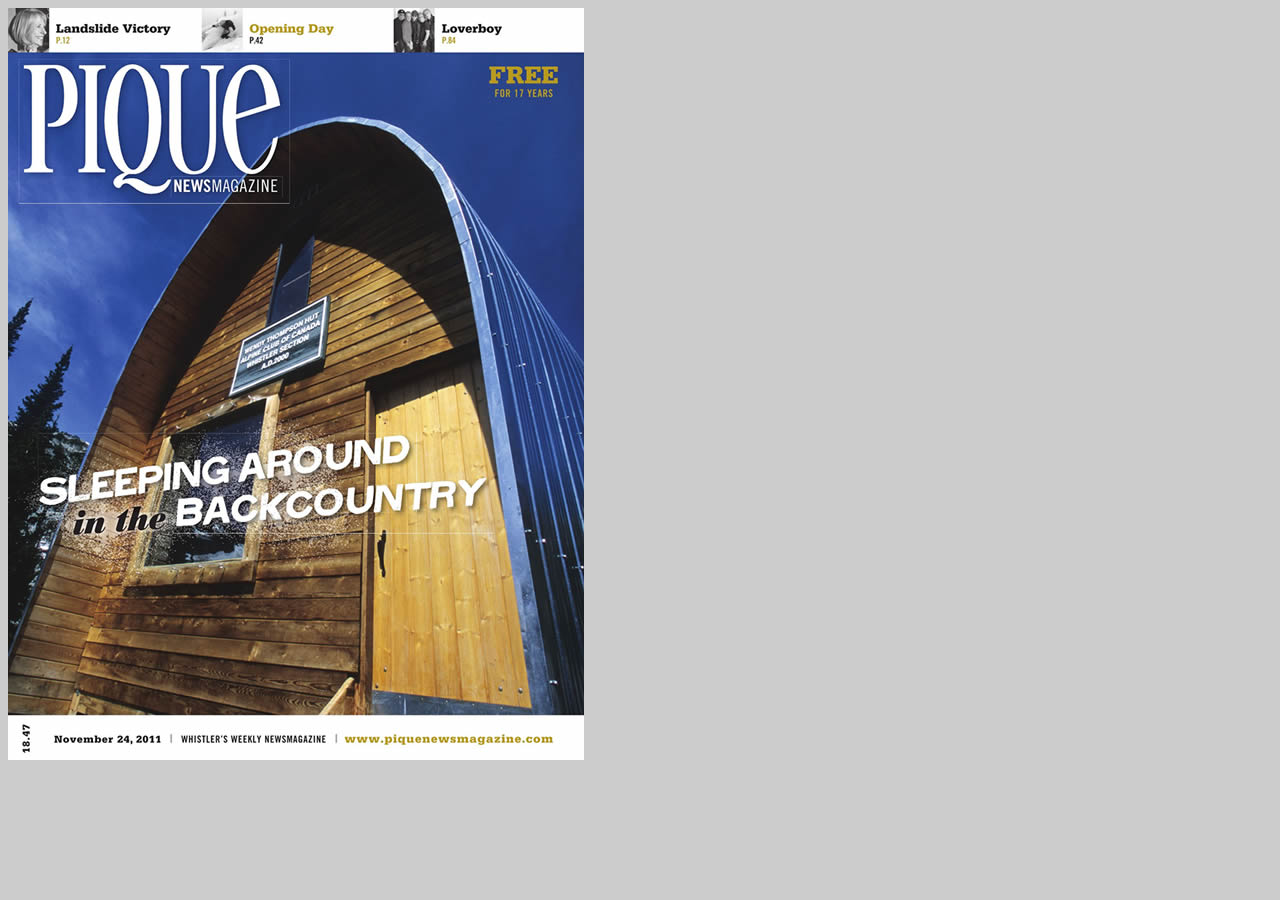
<file: flipbook/turn.js-master/demos/magazine_single/index.html>
<!doctype html>
<html>
<head>
<script type="text/javascript" src="http://code.jquery.com/jquery-1.7.1.min.js"></script>
<script type="text/javascript" src="../../turn.min.js"></script>

<style type="text/css">
body{
	background:#ccc;
}
#magazine{
	width:576px;
	height:752px;
}
#magazine .turn-page{
	background-color:#ccc;
	background-size:100% 100%;
}
</style>
</head>
<body>

<div id="magazine">
	<div style="background-image:url(pages/01.jpg);"></div>
	<div style="background-image:url(pages/02.jpg);"></div>
	<div style="background-image:url(pages/03.jpg);"></div>
	<div style="background-image:url(pages/04.jpg);"></div>
	<div style="background-image:url(pages/05.jpg);"></div>
	<div style="background-image:url(pages/06.jpg);"></div>
</div>


<script type="text/javascript">

	$(window).ready(function() {
		$('#magazine').turn({
							display: 'single',
							acceleration: true,
							gradients: !$.isTouch,
							elevation:50,
							when: {
								turned: function(e, page) {
									/*console.log('Current view: ', $(this).turn('view'));*/
								}
							}
						});
	});
	
	
	$(window).bind('keydown', function(e){
		
		if (e.keyCode==37)
			$('#magazine').turn('previous');
		else if (e.keyCode==39)
			$('#magazine').turn('next');
			
	});

</script>

</body>
</html>
</file>
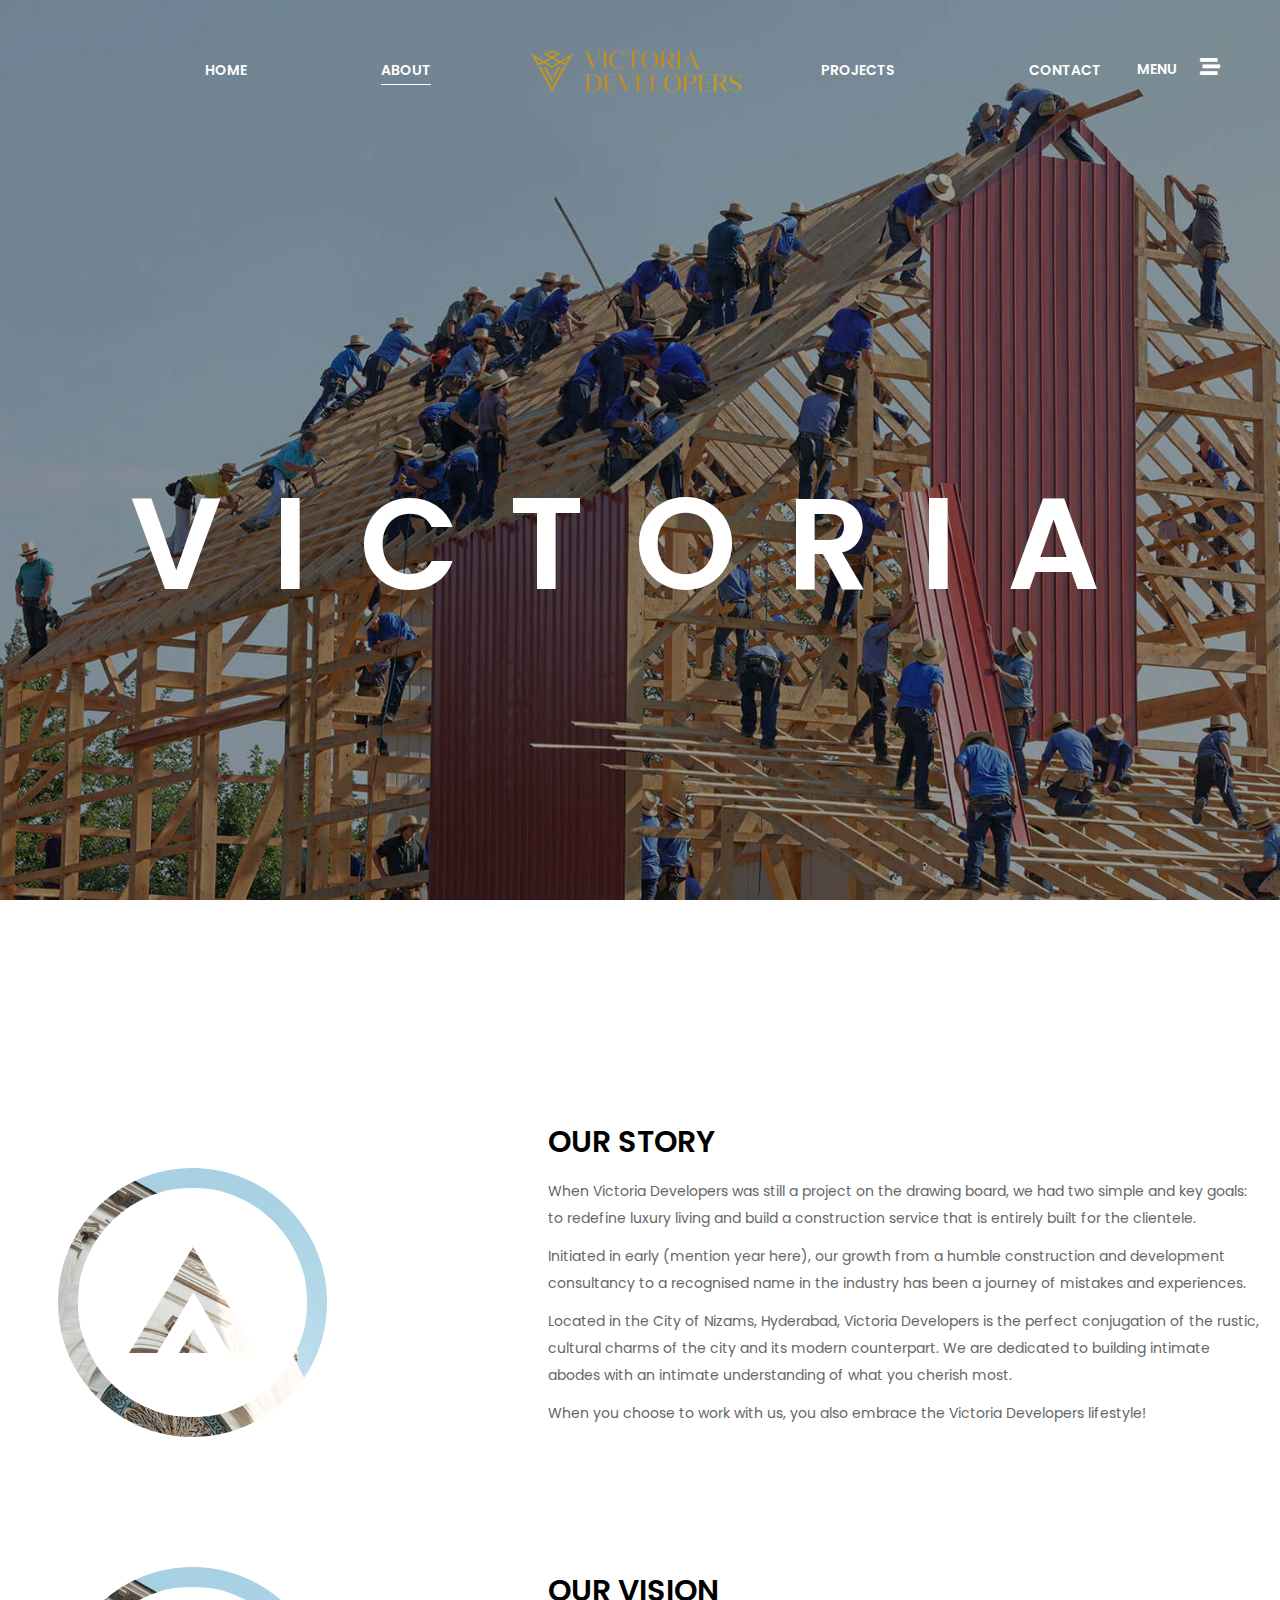
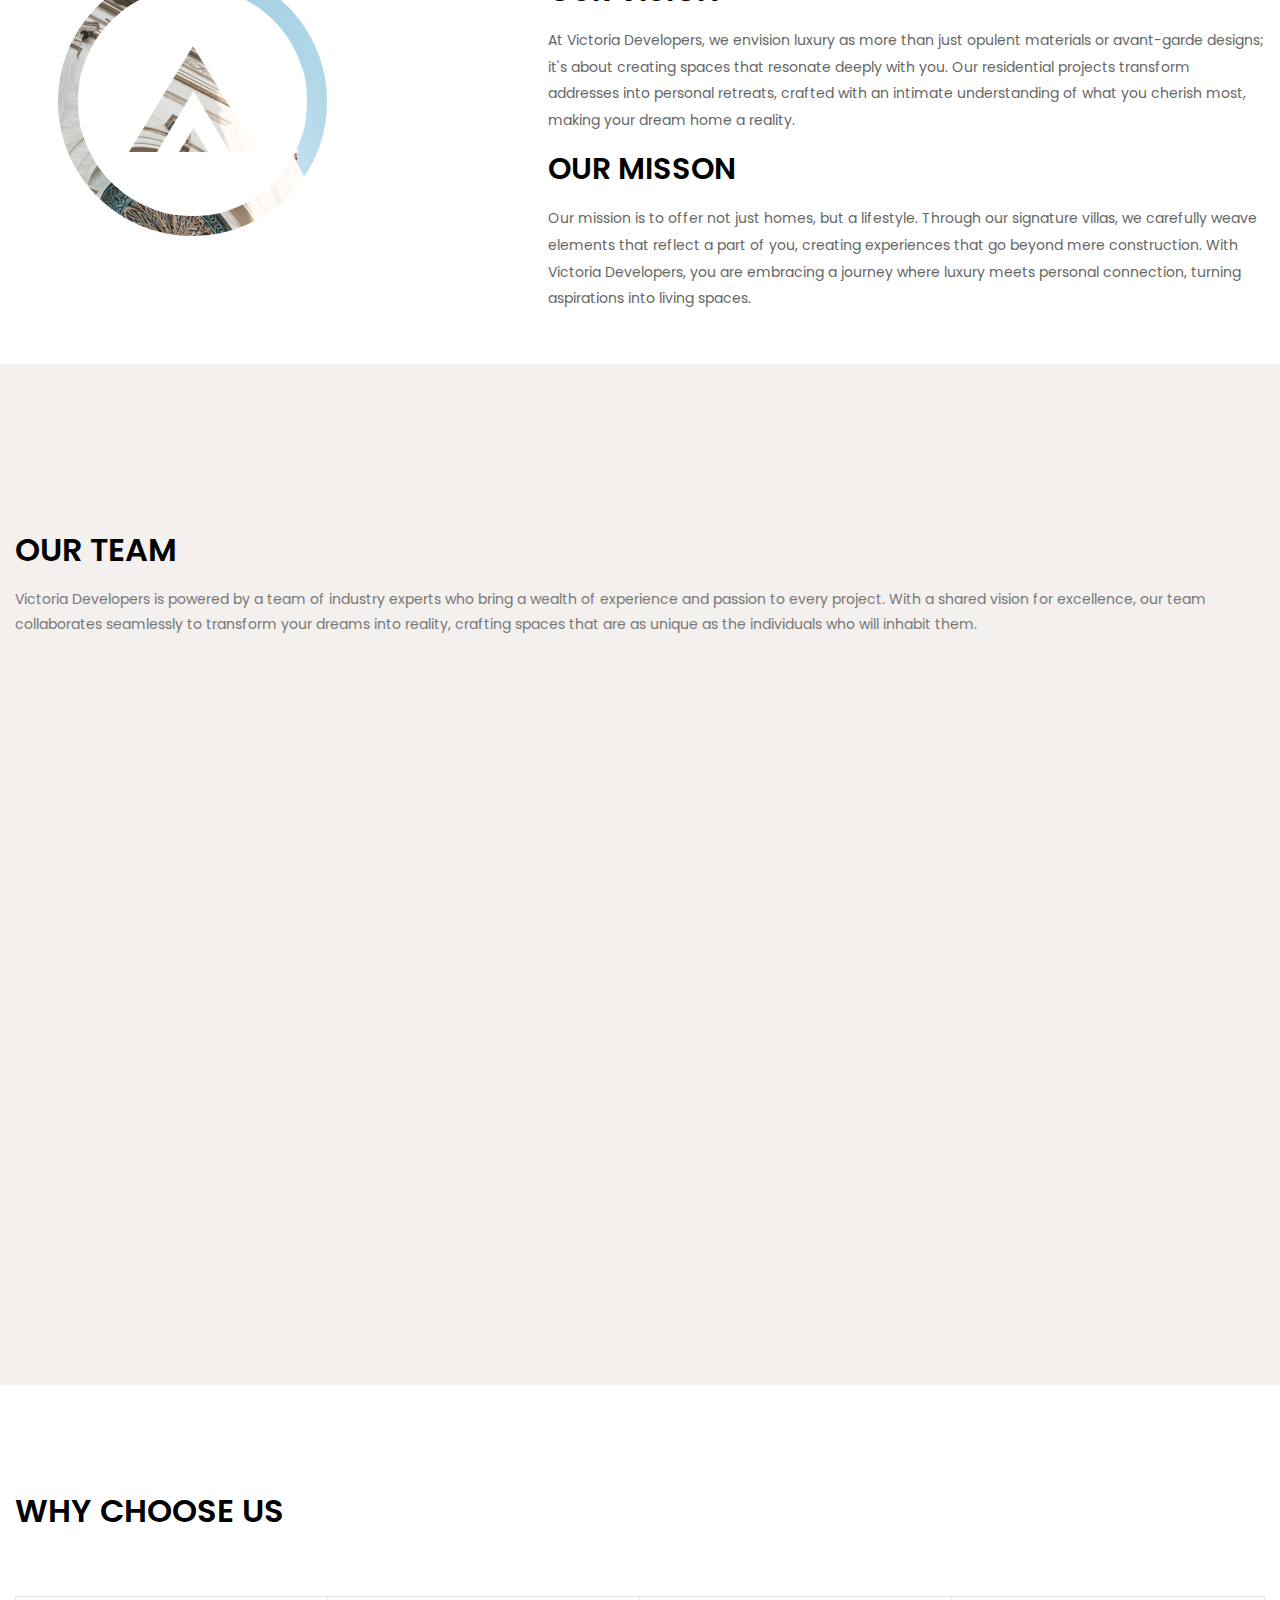
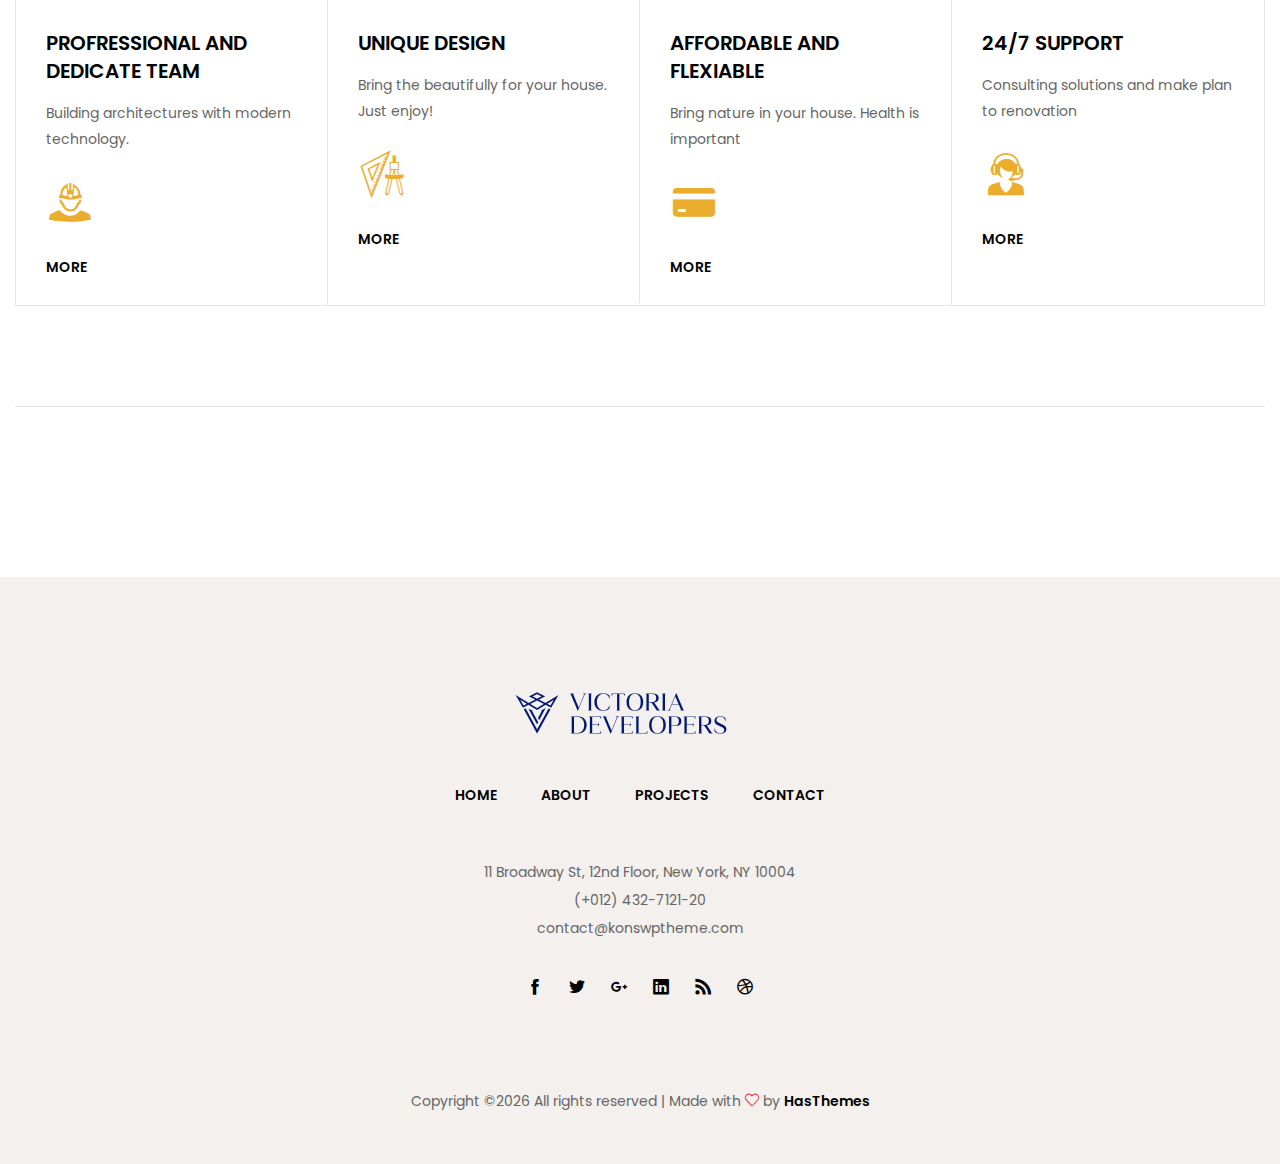
<file: about.html>
<!DOCTYPE html>
<html lang="en-US">
<head>
    <meta charset="UTF-8">
    <title>Victoria Developers</title>
    <meta name="description" content="Victoria Developers"/>
    <meta name="viewport" content="width=device-width, initial-scale=1">
    <link rel="profile" href="https://gmpg.org/xfn/11">
    <link rel="canonical" href="Replace_with_your_PAGE_URL" />

    <!-- Stylesheets -->
    <link href="css/bootstrap.css" rel="stylesheet">
    <link href="css/main.css" rel="stylesheet">
    <link href="css/responsive.css" rel="stylesheet">

    <!-- Open Graph (OG) meta tags are snippets of code that control how URLs are displayed when shared on social media
    <meta property="og:locale" content="en_US" />
    <meta property="og:type" content="website" />
    <meta property="og:title" content="Archo - Bootstrap HTML Template" />
    <meta property="og:url" content="PAGE_URL" />
    <meta property="og:site_name" content="SITE_NAME" />
    -->
    <!-- For the og:image content, replace the # with a link of an image
    <meta property="og:image" content="#" />
    <meta property="og:description" content="Archo is a free Bootstrap HTML Template" />
    -->
    <!-- Fonts -->
    <link href="https://fonts.googleapis.com/css2?family=Libre+Baskerville:wght@400;700&family=Poppins:wght@300;400;500;600;700;800;900&family=Roboto:wght@100;300;400;500;700;900&family=Teko:wght@300;400;500;600;700&display=swap" rel="stylesheet">

    <!-- Add site Favicon -->
    <link rel="shortcut icon" href="images/favicon.png" type="image/x-icon">
    <link rel="icon" href="images/favicon.png" type="image/x-icon">
    <meta name="msapplication-TileImage" content="images/favicon.png" />

    <!-- Structured Data
    <script type="application/ld+json">
        {
          "@context": "http://schema.org",
          "@type": "WebSite",
          "name": "Replace_with_your_site_title",
          "url": "Replace_with_your_site_URL"
        }
    </script>
    -->
</head>

<body>

<div class="page-wrapper">
 	
    <!-- Main Header-->
    <header class="main-header">

		<!-- Header Upper -->
		<div class="header-upper">
			<div class="outer-container auto-container">
				<div class="inner-container clearfix">

					<div class="nav-outer pull-left clearfix">
						<!-- Mobile Navigation Toggler -->
						<div class="mobile-nav-toggler"><span class="icon ti-menu"></span></div>
						<!-- Main Menu -->
						<nav class="main-menu navbar-expand-md">
							<div class="navbar-header">
								<button class="navbar-toggler" type="button" data-toggle="collapse"
									data-target="#navbarSupportedContent" aria-controls="navbarSupportedContent" aria-expanded="false"
									aria-label="Toggle navigation">
									<span class="icon-bar"></span>
									<span class="icon-bar"></span>
									<span class="icon-bar"></span>
								</button>
							</div>

							<div class="navbar-collapse show collapse clearfix" id="navbarSupportedContent">
								<ul class="navigation clearfix">
									<li ><a href="index.html">Home</a></li>
									<li class="current"><a href="about.html">About</a></li>
									<li class="logo-before">
										<div class="pull-left logo-box">
											<div class="logo">
												<a href="index.html" id="logo-img">
												<img id="logo-img2" src="images/logo.png" alt="" title="">
											</a>
											</div>
										</div>					
									</li>
									<li class="dropdown"><a href="#">Projects</a>
										<ul>
											<li><a href="projects.html">Projects</a></li>
											<li><a href="projects-detail.html">Projects Detail</a></li>
										</ul>
									</li>
									<!-- <li class="dropdown"><a href="#">Blog</a>
										<ul>
											<li><a href="blog.html">Our Blog</a></li>
											<li><a href="blog-detail.html">Blog Detail</a></li>
										</ul>
									</li> -->
									<li><a href="contact.html">Contact</a></li>
									
								</ul>
							</div>

						</nav>

					</div>

					<!-- Outer Box -->
					<div class="outer-box clearfix">
						<!-- Mobile Navigation Toggler -->
						<div class="mobile-nav-toggler">menu <span class="icon fas fa-stream"></span></div>
					</div>

				</div>
			</div>
		</div>
		<!--End Header Upper-->

		<!-- Mobile Menu  -->
		<div class="mobile-menu">
			<div class="menu-backdrop"></div>
			<div class="close-btn"><span class="icon lnr lnr-cross"></span></div>

			<nav class="menu-box">
				<div class="nav-logo"><a href="index.html"><img src="images/logo-2.png" alt="" title=""></a></div>
				<div class="menu-outer">
					<!--Here Menu Will Come Automatically Via Javascript / Same Menu as in Header-->
				</div>
			</nav>
		</div><!-- End Mobile Menu -->

	</header>
    <!--End Main Header -->
	
	<!-- Page Banner Section -->
    <section class="page-banner-section" style="background-image: url(images/background/2.jpg)">
		<div class="auto-container">
            <h1>VICTORIA</h1>
		</div>
	</section>
	<!-- End Page Banner Section -->
	
	<!-- Experiance Section -->
			<!-- Our Story Experiance Section -->
			<section class="experiance-section">
				<div class="auto-container">
					<div class="row clearfix">
	
						<!-- Title Column -->
						<div class="title-column col-lg-5 col-md-12 col-sm-12">
							<div class="inner-column">
								<div class="image marTop50">
									<img src="images/resource/experiance.png" alt="" />
								</div>
							</div>
						</div>
	
						<!-- Content Column -->
						<div class="content-column col-lg-7 col-md-12 col-sm-12">
							<div class="inner-column">
								<div class="title-box">
									<h2>Our Story</h2>
									<p>
										When Victoria Developers was still a project on the drawing board, we had two simple and key goals: 
										to redefine luxury living and build a construction service that is entirely built for the clientele. 
									</p>
									<p>
										Initiated in early (mention year here), our growth from a humble construction and development consultancy to a recognised name 
										in the industry has been a journey of mistakes and experiences.
									</p>
									<p>
										Located in the City of Nizams, Hyderabad, Victoria Developers is the perfect conjugation of the rustic, cultural charms of the city and its modern counterpart. 
										We are dedicated to building intimate abodes with an intimate understanding of what you cherish most.
									</p>
									<p>
										When you choose to work with us, you  also embrace the Victoria Developers lifestyle! 
									</p>
									
								</div>
								
								<!-- <div class="specialization-box">
									<h2>our specialization</h2>
	
									
									<div class="specialise-box">
										<div class="inner-box">
											<div class="content">
												<div class="icon icofont-building-alt"></div>
												<h5><a href="projects-detail.html">Bespoke Villas</a></h5>
												<p>Masterfully designed villas that blend modern elegance with timeless sophistication, tailored to you.</p>
											</div>
										</div>
									</div>
	
									
									<div class="specialise-box">
										<div class="inner-box">
											<div class="content">
												<div class="icon icofont-livejournal"></div>
												<h5><a href="projects-detail.html">Gated Communities</a></h5>
												<p>Secure, green enclaves offering unparalleled tranquillity and convenience, set in prime locations.</p>
											</div>
										</div>
									</div>
	
									
									<div class="specialise-box">
										<div class="inner-box">
											<div class="content">
												<div class="icon icofont-toy-horse"></div>
												<h5><a href="projects-detail.html">Innovative Design</a></h5>
												<p>Cutting-edge architectural designs combined with sustainable materials create luxurious and environmentally conscious homes.</p>
											</div>
										</div>
									</div>
	
								</div> -->
							</div>
						</div>
	
					</div>
				</div>
			</section>
			<!-- End Experiance Section -->
	<!-- End Experiance Section -->
	<!-- Experiance Section -->
			<!-- Our Vision Experiance Section -->
			<section class="experiance-section">
				<div class="auto-container">
					<div class="row clearfix">
	
						<!-- Title Column -->
						<div class="title-column col-lg-5 col-md-12 col-sm-12">
							<div class="inner-column">
								<div class="image ">
									<img src="images/resource/experiance.png" alt="" />
								</div>
							</div>
						</div>
	
						<!-- Content Column -->
						<div class="content-column col-lg-7 col-md-12 col-sm-12">
							<div class="inner-column">
								<div class="title-box">
									<h2>Our Vision</h2>
									<p>
									At Victoria Developers, we envision luxury as more than just opulent materials or avant-garde designs; 
									it's about creating spaces that resonate deeply with you. Our residential projects transform addresses into personal retreats, 
									crafted with an intimate understanding of what you cherish most, making your dream home a reality.
								</p>
									
									<h2>our Misson</h2>
									<p>
										Our mission is to offer not just homes, but a lifestyle. Through our signature villas, 
										we carefully weave elements that reflect a part of you, creating experiences that go beyond mere construction. 
										With Victoria Developers, you are embracing a journey where luxury meets personal connection, turning aspirations into living spaces.
									</p>
	
								</div>	
						
	
								</div>
							</div>
						</div>
	
					</div>
				</div>
			</section>
			<!-- End Experiance Section -->
	<!-- End Experiance Section -->


	<!-- Team Section -->
     <section class="team-section">
		<div class="auto-container">
			<div class="sec-title">
				<h2>our team</h2>
				<p>
					Victoria Developers is powered by a team of industry experts who bring a wealth of experience and passion to every project. With a shared vision for excellence, our team collaborates seamlessly to transform your dreams into reality, crafting spaces that are as unique as the individuals who will inhabit them.
				</p>
			</div>
			<div class="row clearfix">
				
				
				<div class="team-block col-lg-4 col-md-6 col-sm-12">
					<div class="inner-box wow fadeInLeft" data-wow-delay="0ms" data-wow-duration="1500ms">
						<div class="image">
							<a href="#"><img src="images/resource/team-1.jpg" alt="" /></a>
							<ul class="social-icons">
								<li><a href="https://twitter.com/" class="icofont-twitter"></a></li>
								<li><a href="http://facebook.com/" class="icofont-facebook"></a></li>
								<li><a href="http://google.com/" class="icofont-instagram"></a></li>
								<li><a href="http://linkedin.com/" class="icofont-linkedin"></a></li>
							</ul>
						</div>
						<div class="lower-content">
							<h4><a href="#">Edward Eric Jr</a></h4>
							<div class="designation">CEO Founder</div>
						</div>
					</div>
				</div>
				
				
				<div class="team-block col-lg-4 col-md-6 col-sm-12">
					<div class="inner-box wow fadeInUp" data-wow-delay="0ms" data-wow-duration="1500ms">
						<div class="image">
							<a href="#"><img src="images/resource/team-2.jpg" alt="" /></a>
							<ul class="social-icons">
								<li><a href="https://twitter.com/" class="icofont-twitter"></a></li>
								<li><a href="http://facebook.com/" class="icofont-facebook"></a></li>
								<li><a href="http://google.com/" class="icofont-instagram"></a></li>
								<li><a href="http://linkedin.com/" class="icofont-linkedin"></a></li>
							</ul>
						</div>
						<div class="lower-content">
							<h4><a href="#">Tom Holland</a></h4>
							<div class="designation">Architect & Project Management</div>
						</div>
					</div>
				</div>
				
				
				<div class="team-block col-lg-4 col-md-6 col-sm-12">
					<div class="inner-box wow fadeInRight" data-wow-delay="0ms" data-wow-duration="1500ms">
						<div class="image">
							<a href="#"><img src="images/resource/team-3.jpg" alt="" /></a>
							<ul class="social-icons">
								<li><a href="https://twitter.com/" class="icofont-twitter"></a></li>
								<li><a href="http://facebook.com/" class="icofont-facebook"></a></li>
								<li><a href="http://google.com/" class="icofont-instagram"></a></li>
								<li><a href="http://linkedin.com/" class="icofont-linkedin"></a></li>
							</ul>
						</div>
						<div class="lower-content">
							<h4><a href="#">Laura Erakovic</a></h4>
							<div class="designation">Executive & Marketing Management</div>
						</div>
					</div>
				</div>
				
			</div>
		</div>
	</section>
	<!-- End Team Section -->
	
	<!-- Services Section -->
    <section class="services-section style-two">
		<div class="auto-container">
			<div class="sec-title">
				<h2>Why Choose Us</h2>
			</div>
			<div class="inner-container">
				<div class="clearfix">
					
					<!-- Service Block -->
					<div class="service-block col-lg-3 col-md-6 col-sm-12">
						<div class="inner-box">
							<h5><a href="projects-detail.html">profressional and dedicate team</a></h5>
							<p>Building architectures with modern technology.</p>
							<div class="icon icofont-labour"></div>
							<a href="projects-detail.html" class="more">more</a>
						</div>
					</div>
					
					<!-- Service Block -->
					<div class="service-block col-lg-3 col-md-6 col-sm-12">
						<div class="inner-box">
							<h5><a href="projects-detail.html">unique design</a></h5>
							<p>Bring the beautifully for your house. Just enjoy!</p>
							<div class="icon icofont-ruler-compass-alt"></div>
							<a href="projects-detail.html" class="more">more</a>
						</div>
					</div>
					
					<!-- Service Block -->
					<div class="service-block col-lg-3 col-md-6 col-sm-12">
						<div class="inner-box">
							<h5><a href="projects-detail.html">affordable and flexiable</a></h5>
							<p>Bring nature in your house. Health is important</p>
							<div class="icon icofont-credit-card"></div>
							<a href="projects-detail.html" class="more">more</a>
						</div>
					</div>
					
					<!-- Service Block -->
					<div class="service-block col-lg-3 col-md-6 col-sm-12">
						<div class="inner-box">
							<h5><a href="projects-detail.html">24/7 support</a></h5>
							<p>Consulting solutions and make plan to renovation</p>
							<div class="icon icofont-live-support"></div>
							<a href="projects-detail.html" class="more">more</a>
						</div>
					</div>
					
				</div>
			</div>
		</div>
	</section>
	<!-- End Services Section -->
	
	<!-- Counter Section -->
	<section class="counter-section">
		<div class="auto-container">
			<div class="inner-container">
				<!-- Fact Counter -->
				<div class="fact-counter">
					<div class="row clearfix">

						<!-- Column -->
						<!-- <div class="column counter-column col-lg-4 col-md-6 col-sm-12">
							<div class="inner wow fadeInLeft" data-wow-delay="0ms" data-wow-duration="1500ms">
								<div class="content">
									<div class="count-outer count-box">
										<span class="count-text" data-speed="4500" data-stop="8000">0</span>
									</div>
									<h4 class="counter-title">Partner <br> worldwide</h4>
								</div>
							</div>
						</div> -->

						<!-- Column -->
						<!-- <div class="column counter-column col-lg-4 col-md-6 col-sm-12">
							<div class="inner wow fadeInLeft" data-wow-delay="300ms" data-wow-duration="1500ms">
								<div class="content">
									<div class="count-outer count-box alternate">
										<span class="count-text" data-speed="3500" data-stop="1250">0</span>
									</div>
									<h4 class="counter-title">employees and <br> staffs</h4>
								</div>
							</div>
						</div> -->

						<!-- Column -->
						<!-- <div class="column counter-column col-lg-4 col-md-6 col-sm-12">
							<div class="inner wow fadeInLeft" data-wow-delay="600ms" data-wow-duration="1500ms">
								<div class="content">
									<div class="count-outer count-box">
										<span class="count-text" data-speed="3000" data-stop="904">0</span>
									</div>
									<h4 class="counter-title">project completed <br> on 60 countries</h4>
								</div>
							</div>
						</div> -->

					</div>
				</div>
				
			</div>
		</div>
	</section>
	<!-- End Counter Section -->
	
	<!-- Testimonial Section -->
	<!-- <section class="testimonial-section style-two" style="background-image: url(images/background/pattern-1.png)">
		<div class="auto-container">
			<div class="row clearfix">
				
				
				<div class="carousel-column col-lg-6 col-md-12 col-sm-12">
					<div class="inner-column">
						<div class="single-item-carousel owl-carousel owl-theme">
							
							
							<div class="testimonial-block">
								<div class="inner-box">
									<div class="quote-icon ion-quote"></div>
									<h2>Good companies will <br> meet needs; great companies <br> will create markets.</h2>
									<p>We thought a lot before choosing the Archo WordPress <br> Theme because we wanted to sure our investment would yield results. This was clearly the best choice.</p>
									<div class="category"><span>Van Helsing</span> - DIrector at Envato LLC</div>
								</div>
							</div>
							
							
							<div class="testimonial-block">
								<div class="inner-box">
									<div class="quote-icon ion-quote"></div>
									<h2>Good companies will <br> meet needs; great companies <br> will create markets.</h2>
									<p>We thought a lot before choosing the Archo WordPress <br> Theme because we wanted to sure our investment would yield results. This was clearly the best choice.</p>
									<div class="category"><span>Van Helsing</span> - DIrector at Envato LLC</div>
								</div>
							</div>
							
							
							<div class="testimonial-block">
								<div class="inner-box">
									<div class="quote-icon ion-quote"></div>
									<h2>Good companies will <br> meet needs; great companies <br> will create markets.</h2>
									<p>We thought a lot before choosing the Archo WordPress <br> Theme because we wanted to sure our investment would yield results. This was clearly the best choice.</p>
									<div class="category"><span>Van Helsing</span> - DIrector at Envato LLC</div>
								</div>
							</div>
							
						</div>
					</div>
				</div>
				
				
				<div class="image-column col-lg-6 col-md-12 col-sm-12">
					<div class="inner-column">
						<div class="image wow fadeInRight" data-wow-delay="0ms" data-wow-duration="1500ms">
							<img src="images/resource/testimonial.png" alt="" />
						</div>
					</div>
				</div>
				
			</div>
		</div>
	</section> -->
	<!-- End Testimonial Section -->
	
	<!-- Main Footer -->
    <footer class="main-footer">
		<div class="auto-container">
			<div class="logo">
				<a href="index.html"><img src="images/logo-3.png" alt="" /></a>
			</div>
			<ul class="footer-page-nav">
				<li><a href="#">Home</a></li>
				<li><a href="#">About</a></li>
				<li><a href="projects.html">Projects</a></li>
				<!-- <li><a href="#">About</a></li> -->
				<li><a href="contact.html">Contact</a></li>
			</ul>
			<div class="contact-info">11 Broadway St, 12nd Floor, New York, NY 10004 <br> <a href="tel:+012-432-7121-20">(+012) 432-7121-20</a> <br> <a href="mailto:contact@konswptheme.com">contact@konswptheme.com</a></div>
			<ul class="footer-social-icons">
				<li><a href="http://facebook.com/" class="icofont-facebook"></a></li>
				<li><a href="https://twitter.com/" class="icofont-twitter"></a></li>
				<li><a href="http://google.com/" class="icofont-google-plus"></a></li>
				<li><a href="http://linkedin.com/" class="icofont-linkedin"></a></li>
				<li><a href="http://rss.com/" class="icofont-rss"></a></li>
				<li><a href="http://dribbble.com/" class="icofont-dribbble"></a></li>
			</ul>
			<div class="copyright">Copyright ©<script type="text/javascript" async="" src="https://www.google-analytics.com/analytics.js"></script><script type="text/javascript">document.write(new Date().getFullYear());</script> All rights reserved | Made with <i class="icon-heart text-danger" aria-hidden="true"></i> by <a href="https://hasthemes.com/" target="_blank">HasThemes</a></div>
		</div>
	</footer>
	<!-- End Main Footer -->
	
</div>
<!--End pagewrapper-->

<!-- Scroll To Top -->
<div class="scroll-to-top scroll-to-target" data-target="html"><span class="fa fa-arrow-circle-up"></span></div>

<script src="js/jquery.js"></script>
<script src="js/popper.min.js"></script>
<script src="js/bootstrap.min.js"></script>
<script src="js/jquery.mCustomScrollbar.concat.min.js"></script>
<script src="js/jquery.fancybox.js"></script>
<script src="js/appear.js"></script>
<script src="js/owl.js"></script>
<script src="js/wow.js"></script>
<script src="js/parallax.min.js"></script>
<script src="js/tilt.jquery.min.js"></script>
<script src="js/jquery.paroller.min.js"></script>
<script src="js/jquery-ui.js"></script>
<script src="js/script.js"></script>

</body>
</html>
</file>
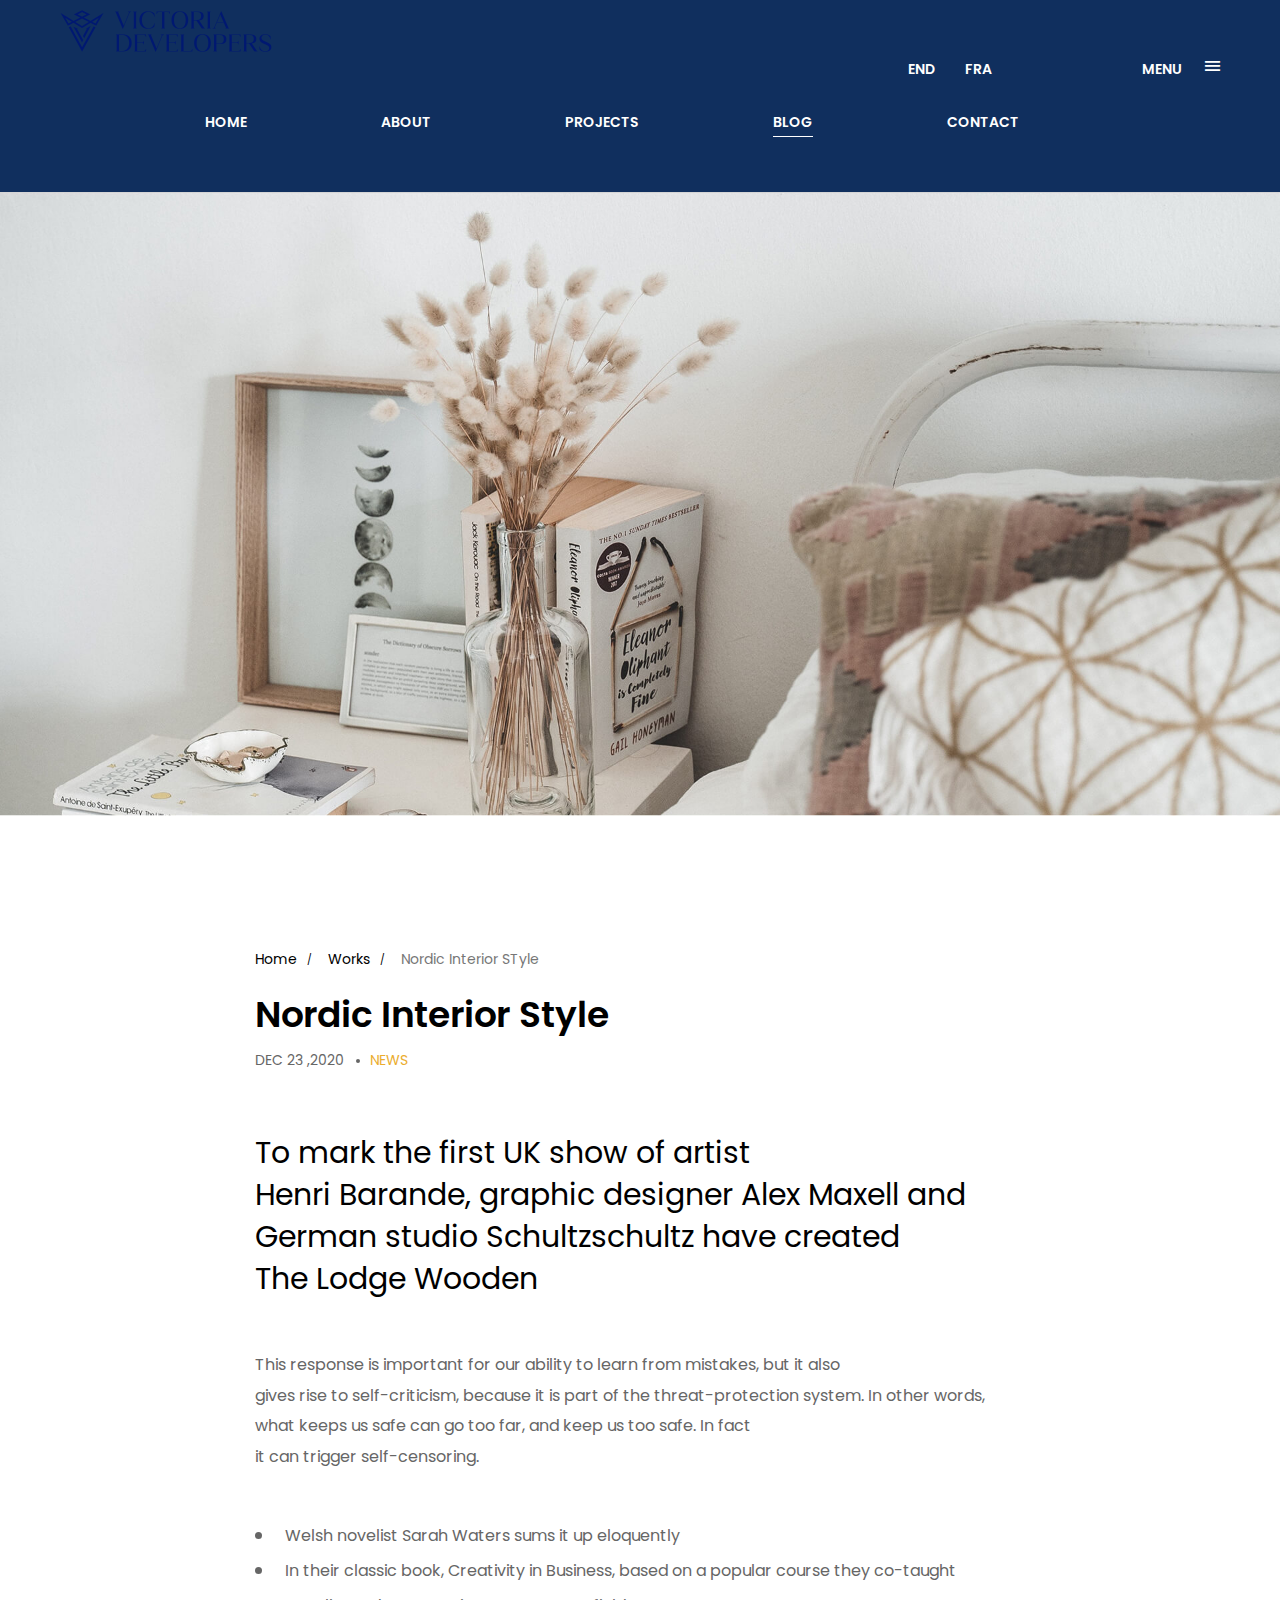
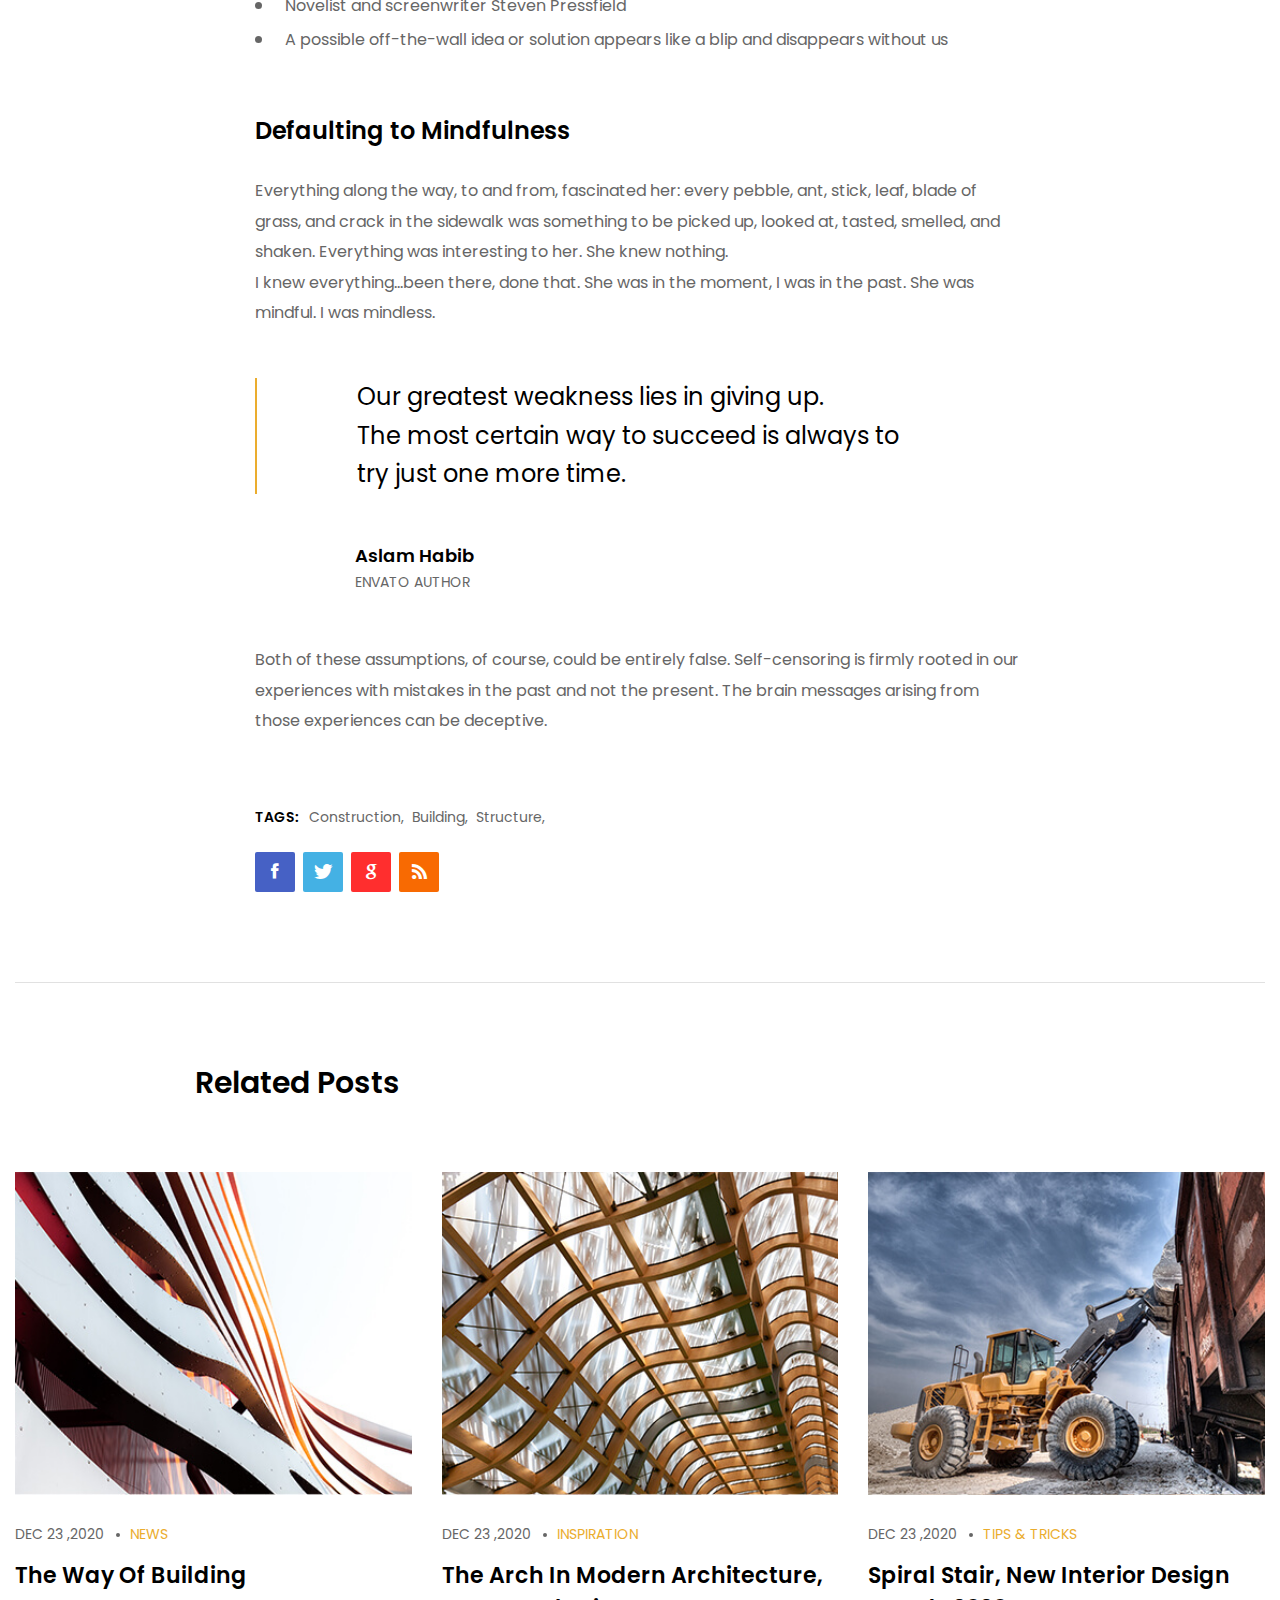
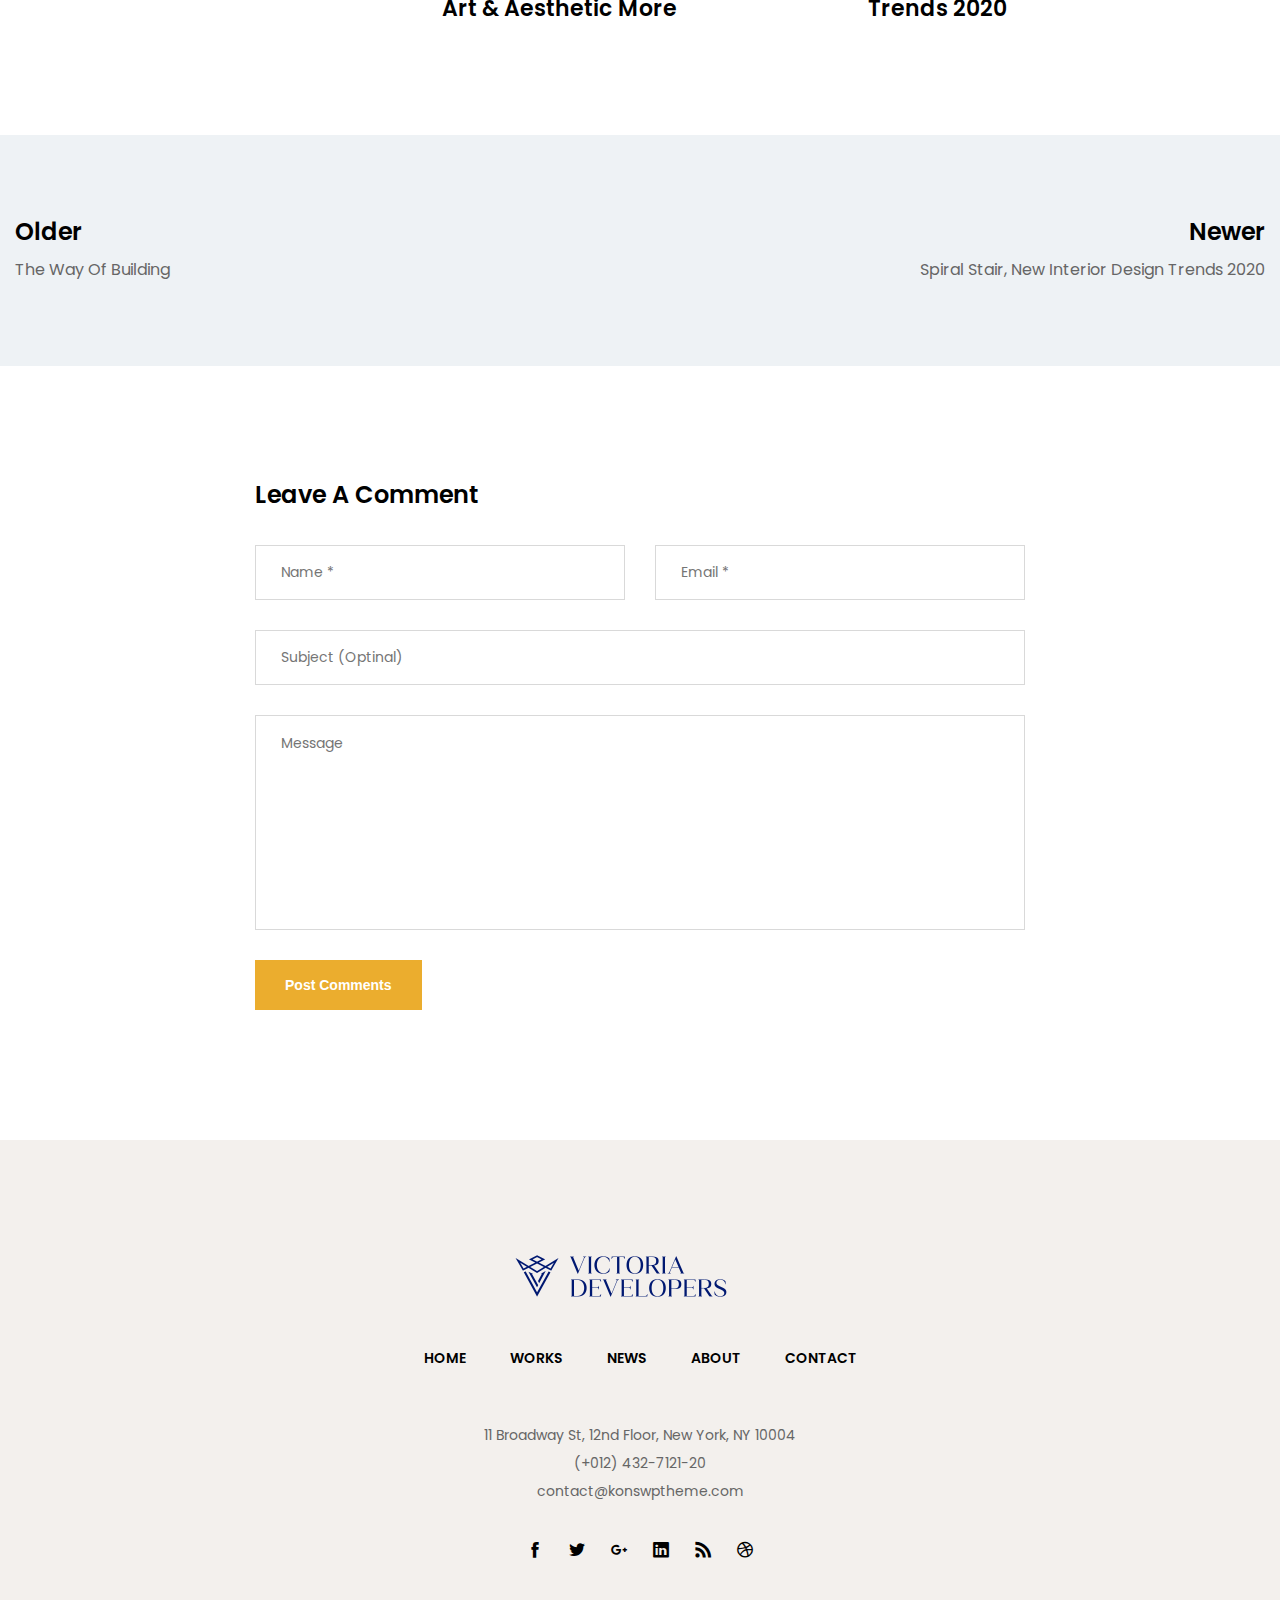
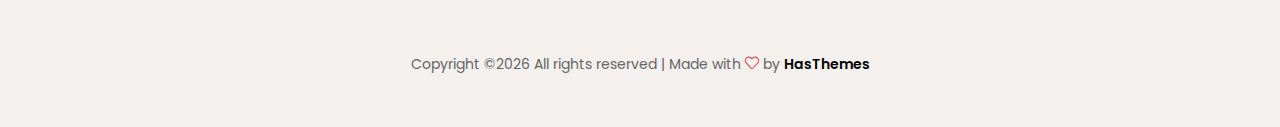
<file: blog-detail.html>
<!DOCTYPE html>
<html lang="en-US">
<head>
    <meta charset="UTF-8">
    <title>Archo - Architecture & Interior HTML Template</title>
    <meta name="description" content="Archo is a beautifully unique Architecture & Interior HTML Template. It is a great choice for any type of architecture or construction-related company"/>
    <meta name="viewport" content="width=device-width, initial-scale=1">
    <link rel="profile" href="https://gmpg.org/xfn/11">
    <link rel="canonical" href="Replace_with_your_PAGE_URL" />

    <!-- Stylesheets -->
    <link href="css/bootstrap.css" rel="stylesheet">
    <link href="css/main.css" rel="stylesheet">
    <link href="css/responsive.css" rel="stylesheet">

    <!-- Open Graph (OG) meta tags are snippets of code that control how URLs are displayed when shared on social media
    <meta property="og:locale" content="en_US" />
    <meta property="og:type" content="website" />
    <meta property="og:title" content="Archo - Bootstrap HTML Template" />
    <meta property="og:url" content="PAGE_URL" />
    <meta property="og:site_name" content="SITE_NAME" />
    -->
    <!-- For the og:image content, replace the # with a link of an image
    <meta property="og:image" content="#" />
    <meta property="og:description" content="Archo is a free Bootstrap HTML Template" />
    -->
    <!-- Fonts -->
    <link href="https://fonts.googleapis.com/css2?family=Libre+Baskerville:wght@400;700&family=Poppins:wght@300;400;500;600;700;800;900&family=Roboto:wght@100;300;400;500;700;900&family=Teko:wght@300;400;500;600;700&display=swap" rel="stylesheet">

    <!-- Add site Favicon -->
    <link rel="shortcut icon" href="images/favicon.png" type="image/x-icon">
    <link rel="icon" href="images/favicon.png" type="image/x-icon">
    <meta name="msapplication-TileImage" content="images/favicon.png" />

    <!-- Structured Data
    <script type="application/ld+json">
        {
          "@context": "http://schema.org",
          "@type": "WebSite",
          "name": "Replace_with_your_site_title",
          "url": "Replace_with_your_site_URL"
        }
    </script>
    -->
</head>

<body>

<div class="page-wrapper">
 	
    <!-- Main Header-->
    <header class="main-header header-style-two">
    	
    	<!-- Header Upper -->
        <div class="header-upper">
        	<div class="outer-container">
            	<div class="inner-container clearfix">
                	
                	<div class="pull-left logo-box">
                    	<div class="logo"><a href="index.html"><img src="images/logo-4.png" alt="" title=""></a></div>
                    </div>
					
                   	<div class="nav-outer pull-left clearfix">
						<!-- Mobile Navigation Toggler -->
                        <div class="mobile-nav-toggler"> <span class="icon ti-menu"></span></div>
						<!-- Main Menu -->
						<nav class="main-menu navbar-expand-md">
							<div class="navbar-header">
								<button class="navbar-toggler" type="button" data-toggle="collapse" data-target="#navbarSupportedContent" aria-controls="navbarSupportedContent" aria-expanded="false" aria-label="Toggle navigation">
									<span class="icon-bar"></span>
									<span class="icon-bar"></span>
									<span class="icon-bar"></span>
								</button>
							</div>

							<div class="navbar-collapse show collapse clearfix" id="navbarSupportedContent">
								<ul class="navigation clearfix">
									<li><a href="index.html">Home</a></li>
									<li><a href="about.html">About</a></li>
									<li class="dropdown"><a href="#">Projects</a>
										<ul>
											<li><a href="projects.html">Projects</a></li>
											<li><a href="projects-detail.html">Projects Detail</a></li>
										</ul>
									</li>
									<li class="current dropdown"><a href="#">Blog</a>
										<ul>
											<li><a href="blog.html">Our Blog</a></li>
											<li><a href="blog-detail.html">Blog Detail</a></li>
										</ul>
									</li>
									<li><a href="contact.html">Contact</a></li>
								</ul>
							</div>
							
						</nav>
						
					</div>
					
					<!-- Outer Box -->
					<div class="outer-box clearfix">
						<ul class="language-list">
							<li><a href="#">End</a></li>
							<li><a href="#">Fra</a></li>
						</ul>
						<!-- Mobile Navigation Toggler -->
                        <div class="mobile-nav-toggler">menu <span class="icon ion-android-menu"></span></div>
					</div>
                   
                </div>
            </div>
        </div>
        <!--End Header Upper-->
        
		<!-- Mobile Menu  -->
        <div class="mobile-menu">
            <div class="menu-backdrop"></div>
            <div class="close-btn"><span class="icon lnr lnr-cross"></span></div>
            
            <nav class="menu-box">
                <div class="nav-logo"><a href="index.html"><img src="images/logo-2.png" alt="" title=""></a></div>
                <div class="menu-outer"><!--Here Menu Will Come Automatically Via Javascript / Same Menu as in Header--></div>
            </nav>
        </div>
		<!-- End Mobile Menu -->
		
    </header>
    <!-- End Main Header -->
	
	<!-- Blog Banner Section -->
    <div class="blog-banner-section">
    	<div class="image">
			<img src="images/background/4.jpg" alt="" />
		</div>
	</div>
	<!-- End Blog Banner Section -->
	
	<!-- Blog Detail Section -->
    <section class="blog-detail-section">
    	<div class="auto-container">
            <div class="inner-container">
				<!-- Page Breadcrumbs -->
				<ul class="page-breadcrumb">
					<li><a href="index.html">Home</a></li>
					<li><a href="projects.html">Works</a></li>
					<li>Nordic Interior STyle</li>
				</ul>
				<h2>Nordic Interior Style</h2>
				<ul class="info-list">
					<li>Dec 23 ,2020</li>
					<li>news</li>
				</ul>
				<div class="big-text">To mark the first UK show of artist <br> Henri Barande, graphic designer Alex Maxell and German studio Schultzschultz have created <br> The Lodge Wooden</div>
				<p>This response is important for our ability to learn from mistakes, but it also <br> gives rise to self-criticism, because it is part of the threat-protection system. In other words, what keeps us safe can go too far, and keep us too safe. In fact <br> it can trigger self-censoring.</p>
				<ul class="list-style-one">
					<li>Welsh novelist Sarah Waters sums it up eloquently</li>
					<li>In their classic book, Creativity in Business, based on a popular course they co-taught</li>
					<li>Novelist and screenwriter Steven Pressfield</li>
					<li>A possible off-the-wall idea or solution appears like a blip and disappears without us</li>
				</ul>
				<h3>Defaulting to Mindfulness</h3>
				<p>Everything along the way, to and from, fascinated her: every pebble, ant, stick, leaf, blade of grass, and crack in the sidewalk was something to be picked up, looked at, tasted, smelled, and shaken. Everything was interesting to her. She knew nothing. <br>I knew everything…been there, done that. She was in the moment, I was in the past. She was mindful. I was mindless.</p>
				<!-- BlockQuote -->
				<blockquote>
					<p>Our greatest weakness lies in giving up. <br> The most certain way to succeed is always to <br> try just one more time.</p>
					<div class="author-info">Aslam Habib <span>Envato Author</span></div>
				</blockquote>
				<!-- End BlockQuote -->
				<p>Both of these assumptions, of course, could be entirely false. Self-censoring is firmly rooted in our experiences with mistakes in the past and not the present. The brain messages arising from those experiences can be deceptive. </p>
				
				<!-- Post Share Options-->
				<div class="post-share-options">
					<div class="post-share-inner">
						<div class="post-title">Tags:</div>
						<ul class="tags">
							<li><a href="#">Construction,</a></li>
							<li><a href="#">Building,</a></li>
							<li><a href="#">Structure,</a></li>
						</ul><br>
						<ul class="social-box">
							<li class="facebook"><a href="http://facebook.com/"><span class="ion-social-facebook"></span></a></li>
							<li class="twitter"><a href="http://twitter.com/"><span class="ion-social-twitter"></span></a></li>
							<li class="linkedin"><a href="https://myaccount.google.com/"><span class="ion-social-google"></span></a></li>
							<li class="rss"><a href="https://www.rss.com/"><span class="ion-social-rss"></span></a></li>
						</ul>
					</div>
				</div>
				
			</div>
			
			<!-- Blog Related Projects -->
			<div class="blog-related-projects">
				<div class="title-box">
					<h4>Related Posts</h4>
				</div>
				<div class="row clearfix">
					
					<!-- News Block -->
					<div class="news-block style-two col-lg-4 col-md-6 col-sm-12">
						<div class="inner-box">
							<div class="image">
								<a href="blog-detail.html"><img src="images/resource/news-9.jpg" alt="" /></a>
							</div>
							<div class="lower-content">
								<ul class="info-list">
									<li>Dec 23 ,2020</li>
									<li>news</li>
								</ul>
								<h4><a href="blog-detail.html">The Way Of Building</a></h4>
							</div>
						</div>
					</div>
					
					<!-- News Block -->
					<div class="news-block style-two col-lg-4 col-md-6 col-sm-12">
						<div class="inner-box">
							<div class="image">
								<a href="blog-detail.html"><img src="images/resource/news-10.jpg" alt="" /></a>
							</div>
							<div class="lower-content">
								<ul class="info-list">
									<li>Dec 23 ,2020</li>
									<li>inspiration</li>
								</ul>
								<h4><a href="blog-detail.html">The Arch In Modern Architecture, Art & Aesthetic More</a></h4>
							</div>
						</div>
					</div>
					
					<!-- News Block -->
					<div class="news-block style-two col-lg-4 col-md-6 col-sm-12">
						<div class="inner-box">
							<div class="image">
								<a href="blog-detail.html"><img src="images/resource/news-11.jpg" alt="" /></a>
							</div>
							<div class="lower-content">
								<ul class="info-list">
									<li>Dec 23 ,2020</li>
									<li>tips & tricks</li>
								</ul>
								<h4><a href="blog-detail.html">Spiral Stair, New Interior Design Trends 2020</a></h4>
							</div>
						</div>
					</div>
					
				</div>
			</div>
			
		</div>
	</section>
	<!-- End Blog Detail Section -->
	
	<!-- Blog New Posts Section -->
	<section class="blog-new-posts-section">
		<div class="auto-container">
			<div class="clearfix">
				<div class="pull-left">
					<a href="#">Older <span>The Way Of Building</span></a>
				</div>
				<div class="pull-right new-post">
					<a href="#">Newer <span>Spiral Stair, New Interior Design Trends 2020</span></a>
				</div>
			</div>
		</div>
	</section>
	<!-- End Blog New Posts Section -->
	
	<!-- Blog Comment Section -->
	<section class="blog-comment-section">
		<div class="auto-container">
			<div class="inner-container">
				
				<!-- Comment Form -->
				<div class="comment-form">
					<div class="group-title"><h4>Leave A Comment</h4></div>
					
					<!--Comment Form-->
					<form method="post" action="blog.html">
						<div class="row clearfix">
							
							<div class="col-lg-6 col-md-6 col-sm-12 form-group">
								<input type="text" name="username" placeholder="Name *" required="">
							</div>
							
							<div class="col-lg-6 col-md-6 col-sm-12 form-group">
								<input type="email" name="email" placeholder="Email *" required="">
							</div>
							
							<div class="col-lg-12 col-md-12 col-sm-12 form-group">
								<input type="text" name="subject" placeholder="Subject (Optinal)" required="">
							</div>
							
							<div class="col-lg-12 col-md-12 col-sm-12 form-group">
								<textarea class="darma" name="message" placeholder="Message"></textarea>
							</div>
							
							<div class="col-lg-12 col-md-12 col-sm-12 form-group">
								<button class="theme-btn btn-style-one" type="submit" name="submit-form"><span class="txt">Post Comments</span></button>
							</div>
							
						</div>
					</form>
						
				</div>
				
			</div>
		</div>
	</section>
	<!-- End Blog Comment Section -->
	
	<!-- Main Footer -->
    <footer class="main-footer">
		<div class="auto-container">
			<div class="logo">
				<a href="index.html"><img src="images/logo-3.png" alt="" /></a>
			</div>
			<ul class="footer-page-nav">
				<li><a href="#">Home</a></li>
				<li><a href="#">Works</a></li>
				<li><a href="#">News</a></li>
				<li><a href="#">About</a></li>
				<li><a href="#">Contact</a></li>
			</ul>
			<div class="contact-info">11 Broadway St, 12nd Floor, New York, NY 10004 <br> <a href="tel:+012-432-7121-20">(+012) 432-7121-20</a> <br> <a href="mailto:contact@konswptheme.com">contact@konswptheme.com</a></div>
			<ul class="footer-social-icons">
				<li><a href="http://facebook.com/" class="icofont-facebook"></a></li>
				<li><a href="https://twitter.com/" class="icofont-twitter"></a></li>
				<li><a href="http://google.com/" class="icofont-google-plus"></a></li>
				<li><a href="http://linkedin.com/" class="icofont-linkedin"></a></li>
				<li><a href="http://rss.com/" class="icofont-rss"></a></li>
				<li><a href="http://dribbble.com/" class="icofont-dribbble"></a></li>
			</ul>
			<div class="copyright">Copyright ©<script type="text/javascript" async="" src="https://www.google-analytics.com/analytics.js"></script><script type="text/javascript">document.write(new Date().getFullYear());</script> All rights reserved | Made with <i class="icon-heart text-danger" aria-hidden="true"></i> by <a href="https://hasthemes.com/" target="_blank">HasThemes</a></div>
		</div>
	</footer>
	<!-- End Main Footer -->
	
</div>
<!--End pagewrapper-->

<!-- Scroll To Top -->
<div class="scroll-to-top scroll-to-target" data-target="html"><span class="fa fa-arrow-circle-up"></span></div>

<script src="js/jquery.js"></script>
<script src="js/popper.min.js"></script>
<script src="js/bootstrap.min.js"></script>
<script src="js/jquery.mCustomScrollbar.concat.min.js"></script>
<script src="js/jquery.fancybox.js"></script>
<script src="js/appear.js"></script>
<script src="js/owl.js"></script>
<script src="js/wow.js"></script>
<script src="js/mixitup.js"></script>
<script src="js/parallax.min.js"></script>
<script src="js/tilt.jquery.min.js"></script>
<script src="js/jquery.paroller.min.js"></script>
<script src="js/jquery-ui.js"></script>
<script src="js/script.js"></script>

</body>
</html>
</file>
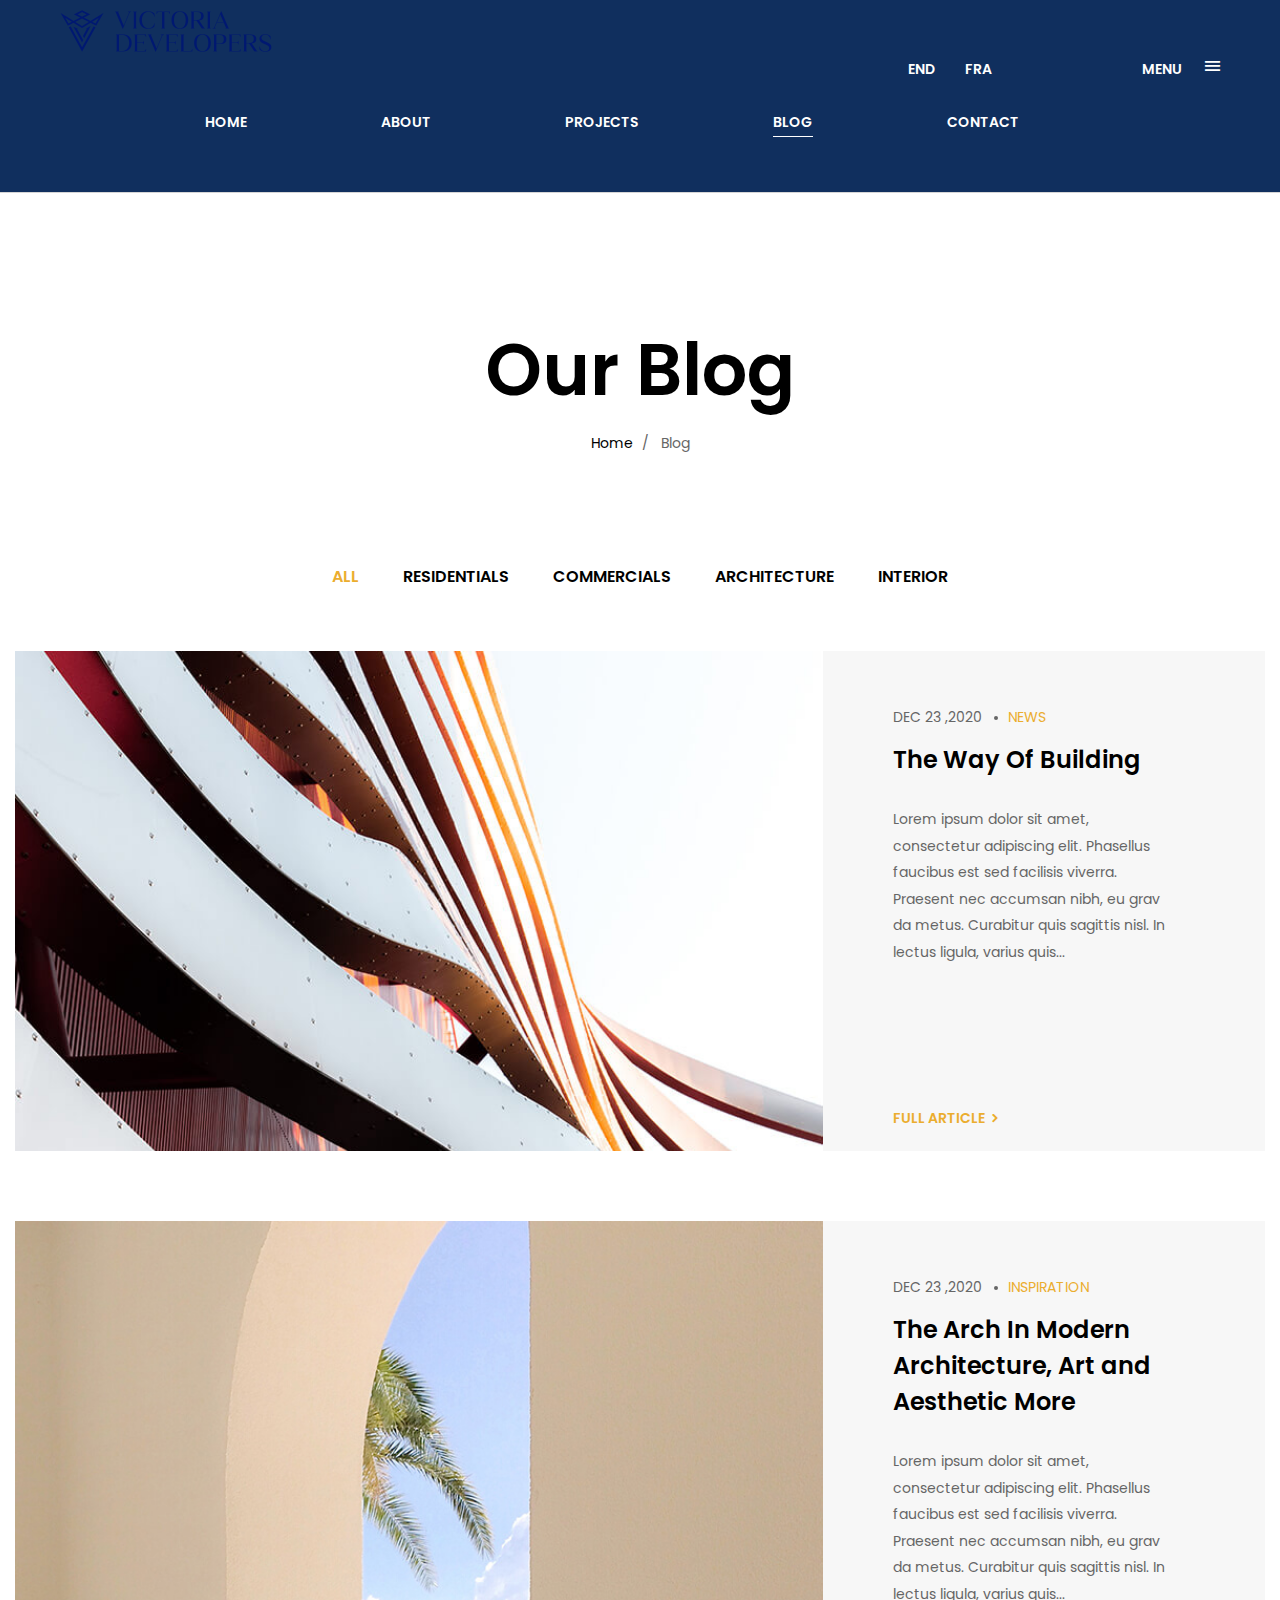
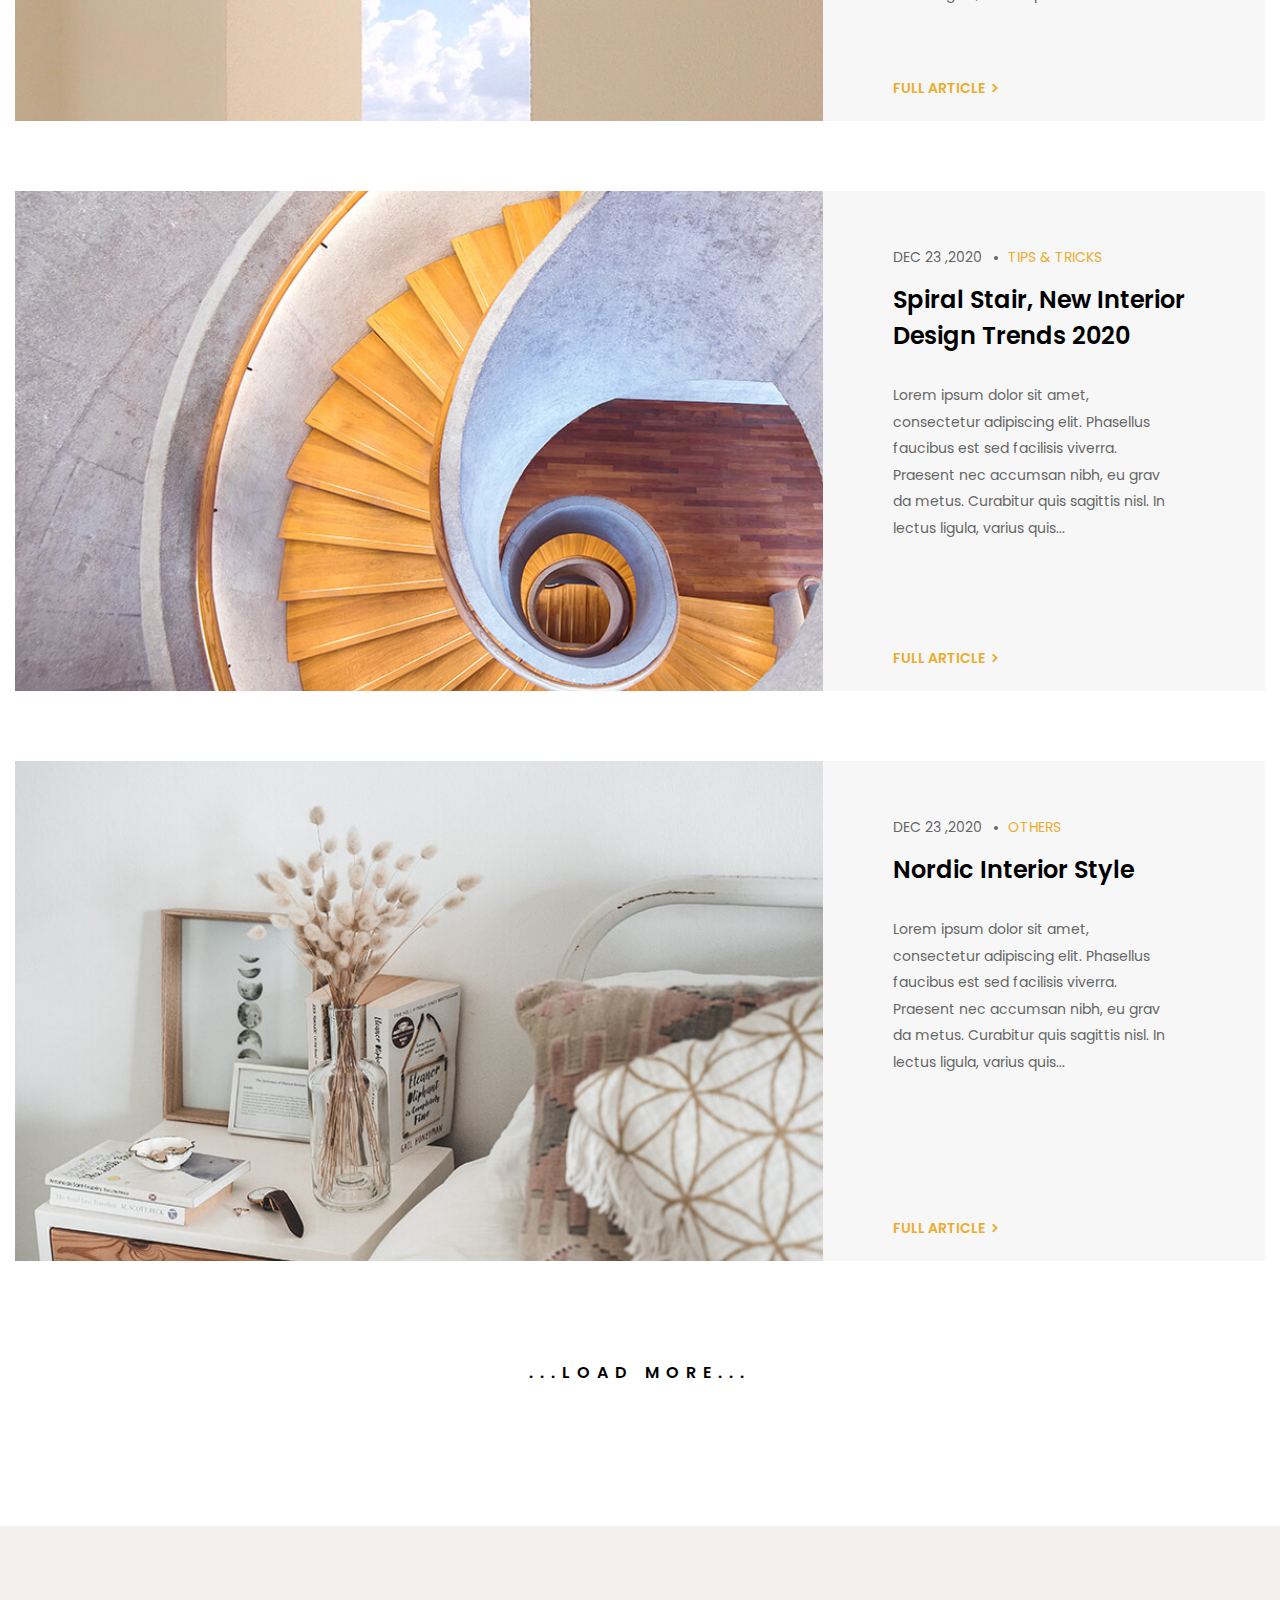
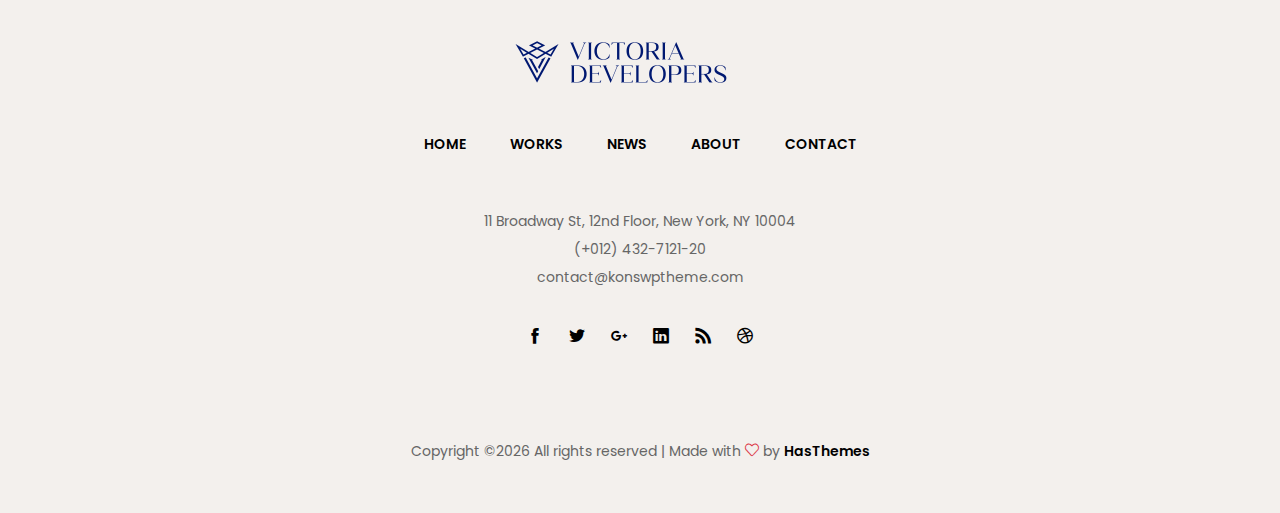
<file: blog.html>
<!DOCTYPE html>
<html lang="en-US">
<head>
    <meta charset="UTF-8">
    <title>Archo - Architecture & Interior HTML Template</title>
    <meta name="description" content="Archo is a beautifully unique Architecture & Interior HTML Template. It is a great choice for any type of architecture or construction-related company"/>
    <meta name="viewport" content="width=device-width, initial-scale=1">
    <link rel="profile" href="https://gmpg.org/xfn/11">
    <link rel="canonical" href="Replace_with_your_PAGE_URL" />

    <!-- Stylesheets -->
    <link href="css/bootstrap.css" rel="stylesheet">
    <link href="css/main.css" rel="stylesheet">
    <link href="css/responsive.css" rel="stylesheet">

    <!-- Open Graph (OG) meta tags are snippets of code that control how URLs are displayed when shared on social media
    <meta property="og:locale" content="en_US" />
    <meta property="og:type" content="website" />
    <meta property="og:title" content="Archo - Bootstrap HTML Template" />
    <meta property="og:url" content="PAGE_URL" />
    <meta property="og:site_name" content="SITE_NAME" />
    -->
    <!-- For the og:image content, replace the # with a link of an image
    <meta property="og:image" content="#" />
    <meta property="og:description" content="Archo is a free Bootstrap HTML Template" />
    -->
    <!-- Fonts -->
    <link href="https://fonts.googleapis.com/css2?family=Libre+Baskerville:wght@400;700&family=Poppins:wght@300;400;500;600;700;800;900&family=Roboto:wght@100;300;400;500;700;900&family=Teko:wght@300;400;500;600;700&display=swap" rel="stylesheet">

    <!-- Add site Favicon -->
    <link rel="shortcut icon" href="images/favicon.png" type="image/x-icon">
    <link rel="icon" href="images/favicon.png" type="image/x-icon">
    <meta name="msapplication-TileImage" content="images/favicon.png" />

    <!-- Structured Data
    <script type="application/ld+json">
        {
          "@context": "http://schema.org",
          "@type": "WebSite",
          "name": "Replace_with_your_site_title",
          "url": "Replace_with_your_site_URL"
        }
    </script>
    -->
</head>

<body>

<div class="page-wrapper">
 	
    <!-- Main Header-->
    <header class="main-header header-style-two">
    	
    	<!-- Header Upper -->
        <div class="header-upper">
        	<div class="outer-container">
            	<div class="inner-container clearfix">
                	
                	<div class="pull-left logo-box">
                    	<div class="logo"><a href="index.html"><img src="images/logo-4.png" alt="" title=""></a></div>
                    </div>
					
                   	<div class="nav-outer pull-left clearfix">
						<!-- Mobile Navigation Toggler -->
                        <div class="mobile-nav-toggler"> <span class="icon ti-menu"></span></div>
						<!-- Main Menu -->
						<nav class="main-menu navbar-expand-md">
							<div class="navbar-header">
								<button class="navbar-toggler" type="button" data-toggle="collapse" data-target="#navbarSupportedContent" aria-controls="navbarSupportedContent" aria-expanded="false" aria-label="Toggle navigation">
									<span class="icon-bar"></span>
									<span class="icon-bar"></span>
									<span class="icon-bar"></span>
								</button>
							</div>

							<div class="navbar-collapse show collapse clearfix" id="navbarSupportedContent">
								<ul class="navigation clearfix">
									<li><a href="index.html">Home</a></li>
									<li><a href="about.html">About</a></li>
									<li class="dropdown"><a href="#">Projects</a>
										<ul>
											<li><a href="projects.html">Projects</a></li>
											<li><a href="projects-detail.html">Projects Detail</a></li>
										</ul>
									</li>
									<li class="current dropdown"><a href="#">Blog</a>
										<ul>
											<li><a href="blog.html">Our Blog</a></li>
											<li><a href="blog-detail.html">Blog Detail</a></li>
										</ul>
									</li>
									<li><a href="contact.html">Contact</a></li>
								</ul>
							</div>
							
						</nav>
						
					</div>
					
					<!-- Outer Box -->
					<div class="outer-box clearfix">
						<ul class="language-list">
							<li><a href="#">End</a></li>
							<li><a href="#">Fra</a></li>
						</ul>
						<!-- Mobile Navigation Toggler -->
                        <div class="mobile-nav-toggler">menu <span class="icon ion-android-menu"></span></div>
					</div>
                   
                </div>
            </div>
        </div>
        <!--End Header Upper-->
        
		<!-- Mobile Menu  -->
        <div class="mobile-menu">
            <div class="menu-backdrop"></div>
            <div class="close-btn"><span class="icon lnr lnr-cross"></span></div>
            
            <nav class="menu-box">
                <div class="nav-logo"><a href="index.html"><img src="images/logo-2.png" alt="" title=""></a></div>
                <div class="menu-outer"><!--Here Menu Will Come Automatically Via Javascript / Same Menu as in Header--></div>
            </nav>
        </div>
		<!-- End Mobile Menu -->
		
    </header>
    <!-- End Main Header -->
	
	<!-- Page Title Section -->
    <div class="page-title-section">
    	<div class="auto-container">
			<h2>Our Blog</h2>
			<ul class="post-meta">
				<li><a href="index.html">Home</a></li>
				<li>Blog</li>
			</ul>
		</div>
	</div>
	<!-- End Page Title Section -->
	
	<!-- Blog Page Section -->
    <section class="blog-page-section">
    	<div class="auto-container">
            <!-- MixitUp Galery -->
			<div class="mixitup-gallery">
				
				<!-- Filter -->
				<div class="filters clearfix">
					
					<ul class="filter-tabs filter-btns clearfix">
						<li class="active filter" data-role="button" data-filter="all">All</li>
						<li class="filter" data-role="button" data-filter=".residentials">residentials</li>
						<li class="filter" data-role="button" data-filter=".commercials">commercials</li>
						<li class="filter" data-role="button" data-filter=".architecture">architecture</li>
						<li class="filter" data-role="button" data-filter=".interior">interior</li>
					</ul>
					
				</div>
				
				<div class="filter-list clearfix">
					
					<!-- News Block Two -->
					<div class="news-block-two mix commercials architecture">
						<div class="inner-box">
							<div class="row clearfix">
								
								<!-- Image Column -->
								<div class="image-column col-lg-8 col-md-12 col-sm-12">
									<div class="inner-column">
										<div class="image-layer" style="background-image: url(images/resource/news-5.jpg)"></div>
										<div class="image">
											<a href="blog-detail.html"><img src="images/resource/news-5.jpg" alt="" /></a>
										</div>
									</div>
								</div>
								
								<!-- Content Column -->
								<div class="content-column col-lg-4 col-md-12 col-sm-12">
									<div class="inner-column">
										<ul class="info-list">
											<li>Dec 23 ,2020</li>
											<li>news</li>
										</ul>
										<h4><a href="blog-detail.html">The Way Of Building</a></h4>
										<p>Lorem ipsum dolor sit amet, consectetur adipiscing elit. Phasellus faucibus est sed facilisis viverra. Praesent nec accumsan nibh, eu grav da metus. Curabitur quis sagittis nisl. In lectus ligula, varius quis...</p>
										<a href="blog-detail.html" class="article">full article <span class="arrow icofont-rounded-right"></span></a>
									</div>
								</div>
								
							</div>
						</div>
					</div>
					
					<!-- News Block Two -->
					<div class="news-block-two mix interior residentials">
						<div class="inner-box">
							<div class="row clearfix">
								
								<!-- Image Column -->
								<div class="image-column col-lg-8 col-md-12 col-sm-12">
									<div class="inner-column">
										<div class="image-layer" style="background-image: url(images/resource/news-6.jpg)"></div>
										<div class="image">
											<a href="blog-detail.html"><img src="images/resource/news-6.jpg" alt="" /></a>
										</div>
									</div>
								</div>
								
								<!-- Content Column -->
								<div class="content-column col-lg-4 col-md-12 col-sm-12">
									<div class="inner-column">
										<ul class="info-list">
											<li>Dec 23 ,2020</li>
											<li>inspiration</li>
										</ul>
										<h4><a href="blog-detail.html">The Arch In Modern Architecture, Art and Aesthetic More</a></h4>
										<p>Lorem ipsum dolor sit amet, consectetur adipiscing elit. Phasellus faucibus est sed facilisis viverra. Praesent nec accumsan nibh, eu grav da metus. Curabitur quis sagittis nisl. In lectus ligula, varius quis...</p>
										<a href="blog-detail.html" class="article">full article <span class="arrow icofont-rounded-right"></span></a>
									</div>
								</div>
								
							</div>
						</div>
					</div>
					
					<!-- News Block Two -->
					<div class="news-block-two mix interior architecture">
						<div class="inner-box">
							<div class="row clearfix">
								
								<!-- Image Column -->
								<div class="image-column col-lg-8 col-md-12 col-sm-12">
									<div class="inner-column">
										<div class="image-layer" style="background-image: url(images/resource/news-7.jpg)"></div>
										<div class="image">
											<a href="blog-detail.html"><img src="images/resource/news-7.jpg" alt="" /></a>
										</div>
									</div>
								</div>
								
								<!-- Content Column -->
								<div class="content-column col-lg-4 col-md-12 col-sm-12">
									<div class="inner-column">
										<ul class="info-list">
											<li>Dec 23 ,2020</li>
											<li>tips & tricks</li>
										</ul>
										<h4><a href="blog-detail.html">Spiral Stair, New Interior Design  Trends 2020</a></h4>
										<p>Lorem ipsum dolor sit amet, consectetur adipiscing elit. Phasellus faucibus est sed facilisis viverra. Praesent nec accumsan nibh, eu grav da metus. Curabitur quis sagittis nisl. In lectus ligula, varius quis...</p>
										<a href="blog-detail.html" class="article">full article <span class="arrow icofont-rounded-right"></span></a>
									</div>
								</div>
								
							</div>
						</div>
					</div>
					
					<!-- News Block Two -->
					<div class="news-block-two mix architecture residentials">
						<div class="inner-box">
							<div class="row clearfix">
								
								<!-- Image Column -->
								<div class="image-column col-lg-8 col-md-12 col-sm-12">
									<div class="inner-column">
										<div class="image-layer" style="background-image: url(images/resource/news-8.jpg)"></div>
										<div class="image">
											<a href="blog-detail.html"><img src="images/resource/news-8.jpg" alt="" /></a>
										</div>
									</div>
								</div>
								
								<!-- Content Column -->
								<div class="content-column col-lg-4 col-md-12 col-sm-12">
									<div class="inner-column">
										<ul class="info-list">
											<li>Dec 23 ,2020</li>
											<li>others</li>
										</ul>
										<h4><a href="blog-detail.html">Nordic Interior Style</a></h4>
										<p>Lorem ipsum dolor sit amet, consectetur adipiscing elit. Phasellus faucibus est sed facilisis viverra. Praesent nec accumsan nibh, eu grav da metus. Curabitur quis sagittis nisl. In lectus ligula, varius quis...</p>
										<a href="blog-detail.html" class="article">full article <span class="arrow icofont-rounded-right"></span></a>
									</div>
								</div>
								
							</div>
						</div>
					</div>
					
				</div>
				
				<!-- Load More -->
				<div class="load-more text-center">
					<a href="#">...Load more...</a>
				</div>
				
			</div>
		</div>
	</section>
	<!-- End Blog Page Section -->
	
	<!-- Main Footer -->
    <footer class="main-footer">
		<div class="auto-container">
			<div class="logo">
				<a href="index.html"><img src="images/logo-3.png" alt="" /></a>
			</div>
			<ul class="footer-page-nav">
				<li><a href="#">Home</a></li>
				<li><a href="#">Works</a></li>
				<li><a href="#">News</a></li>
				<li><a href="#">About</a></li>
				<li><a href="#">Contact</a></li>
			</ul>
			<div class="contact-info">11 Broadway St, 12nd Floor, New York, NY 10004 <br> <a href="tel:+012-432-7121-20">(+012) 432-7121-20</a> <br> <a href="mailto:contact@konswptheme.com">contact@konswptheme.com</a></div>
			<ul class="footer-social-icons">
				<li><a href="http://facebook.com/" class="icofont-facebook"></a></li>
				<li><a href="https://twitter.com/" class="icofont-twitter"></a></li>
				<li><a href="http://google.com/" class="icofont-google-plus"></a></li>
				<li><a href="http://linkedin.com/" class="icofont-linkedin"></a></li>
				<li><a href="http://rss.com/" class="icofont-rss"></a></li>
				<li><a href="http://dribbble.com/" class="icofont-dribbble"></a></li>
			</ul>
			<div class="copyright">Copyright ©<script type="text/javascript" async="" src="https://www.google-analytics.com/analytics.js"></script><script type="text/javascript">document.write(new Date().getFullYear());</script> All rights reserved | Made with <i class="icon-heart text-danger" aria-hidden="true"></i> by <a href="https://hasthemes.com/" target="_blank">HasThemes</a></div>
		</div>
	</footer>
	<!-- End Main Footer -->
	
</div>
<!--End pagewrapper-->

<!-- Scroll To Top -->
<div class="scroll-to-top scroll-to-target" data-target="html"><span class="fa fa-arrow-circle-up"></span></div>

<script src="js/jquery.js"></script>
<script src="js/popper.min.js"></script>
<script src="js/bootstrap.min.js"></script>
<script src="js/jquery.mCustomScrollbar.concat.min.js"></script>
<script src="js/jquery.fancybox.js"></script>
<script src="js/appear.js"></script>
<script src="js/owl.js"></script>
<script src="js/wow.js"></script>
<script src="js/mixitup.js"></script>
<script src="js/parallax.min.js"></script>
<script src="js/tilt.jquery.min.js"></script>
<script src="js/jquery.paroller.min.js"></script>
<script src="js/jquery-ui.js"></script>
<script src="js/script.js"></script>

</body>
</html>
</file>
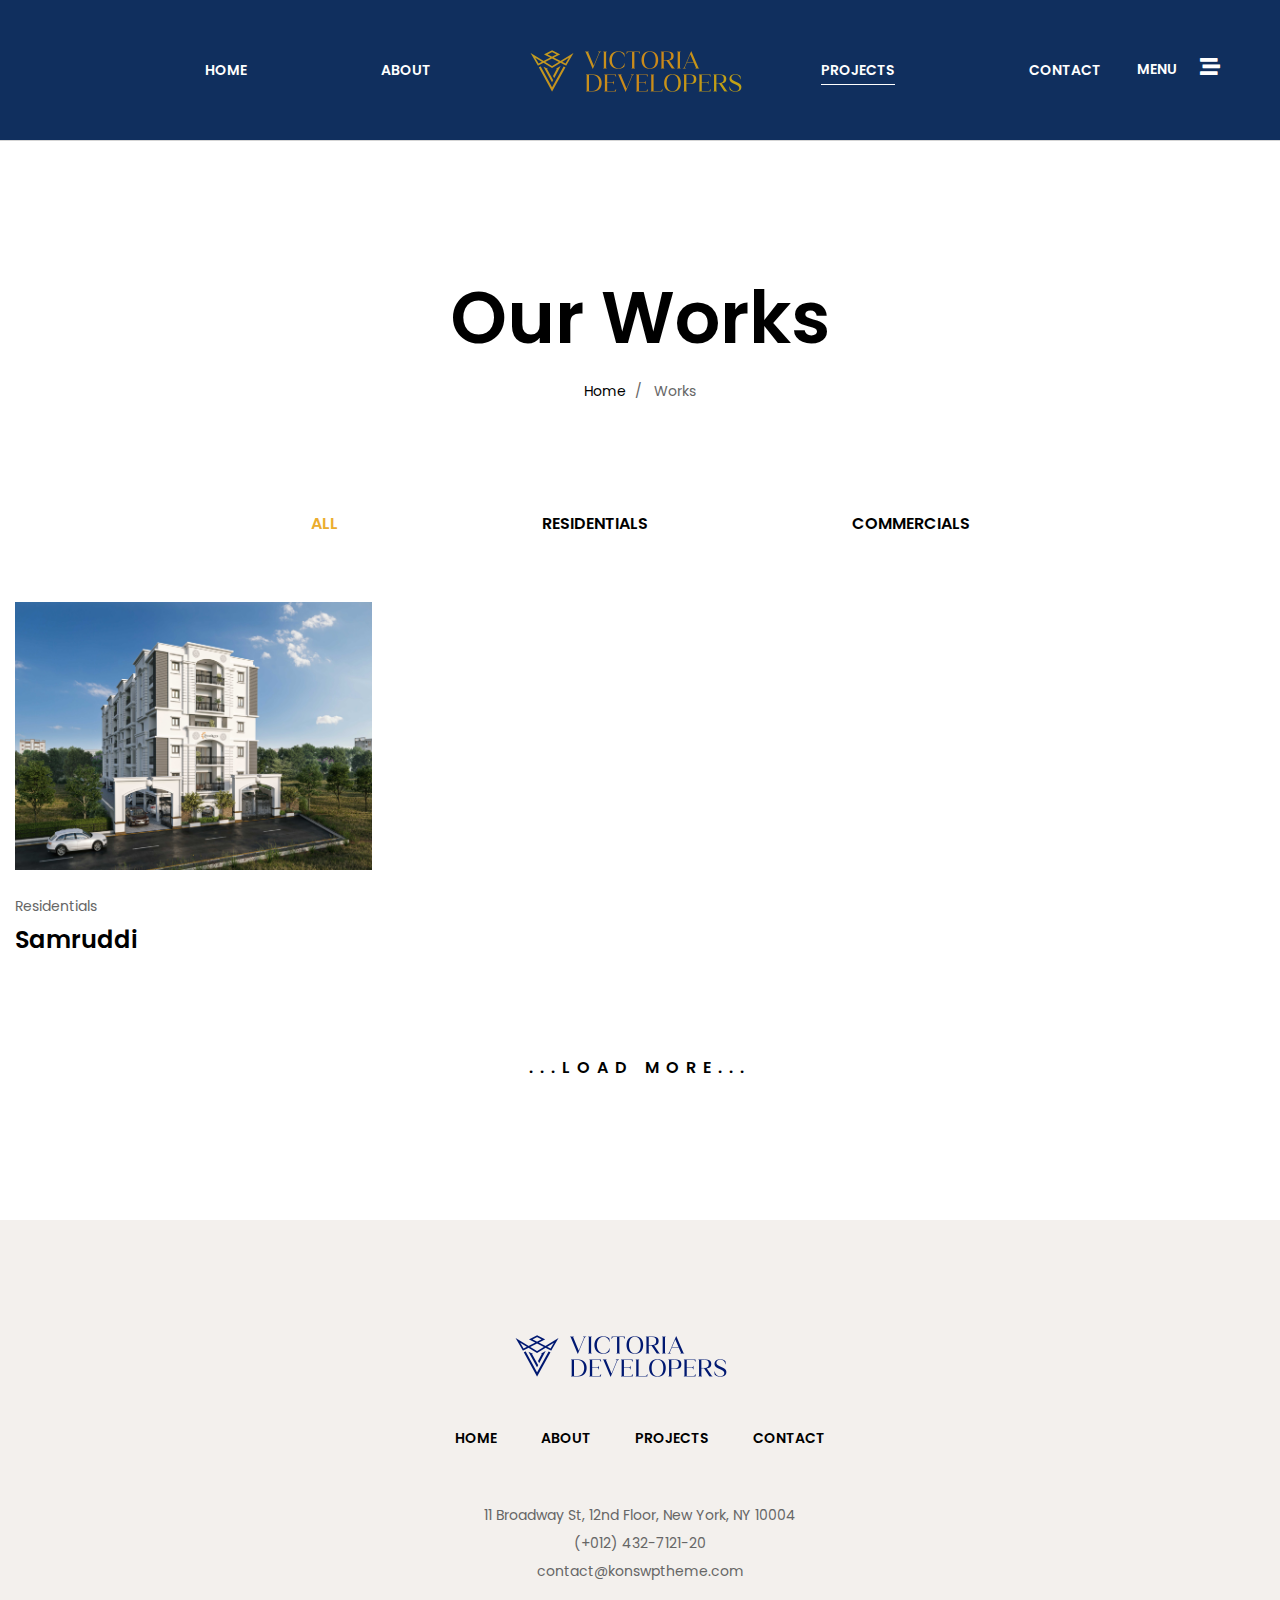
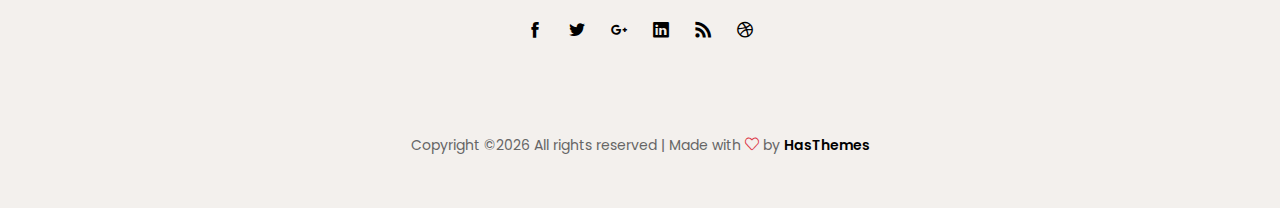
<file: projects.html>
<!DOCTYPE html>
<html lang="en-US">
<head>
<meta charset="UTF-8">
<title>Archo - Architecture & Interior HTML Template</title>
<meta name="description" content="Archo is a beautifully unique Architecture & Interior HTML Template. It is a great choice for any type of architecture or construction-related company"/>
<meta name="viewport" content="width=device-width, initial-scale=1">
<link rel="profile" href="https://gmpg.org/xfn/11">
<link rel="canonical" href="Replace_with_your_PAGE_URL" />

<!-- Stylesheets -->
<link href="css/bootstrap.css" rel="stylesheet">
<link href="css/main.css" rel="stylesheet">
<link href="css/responsive.css" rel="stylesheet">

<!-- Open Graph (OG) meta tags are snippets of code that control how URLs are displayed when shared on social media
<meta property="og:locale" content="en_US" />
<meta property="og:type" content="website" />
<meta property="og:title" content="Archo - Bootstrap HTML Template" />
<meta property="og:url" content="PAGE_URL" />
<meta property="og:site_name" content="SITE_NAME" />
-->
<!-- For the og:image content, replace the # with a link of an image
<meta property="og:image" content="#" />
<meta property="og:description" content="Archo is a free Bootstrap HTML Template" />
-->
<!-- Fonts -->
<link href="https://fonts.googleapis.com/css2?family=Libre+Baskerville:wght@400;700&family=Poppins:wght@300;400;500;600;700;800;900&family=Roboto:wght@100;300;400;500;700;900&family=Teko:wght@300;400;500;600;700&display=swap" rel="stylesheet">

<!-- Add site Favicon -->
<link rel="shortcut icon" href="images/favicon.png" type="image/x-icon">
<link rel="icon" href="images/favicon.png" type="image/x-icon">
<meta name="msapplication-TileImage" content="images/favicon.png" />

<!-- Structured Data
<script type="application/ld+json">
    {
      "@context": "http://schema.org",
      "@type": "WebSite",
      "name": "Replace_with_your_site_title",
      "url": "Replace_with_your_site_URL"
    }
</script>
-->
</head>

<body>

<div class="page-wrapper">
 	
    <!-- Main Header-->
    <header class="main-header header-style-two project-navbar">
    	
    	<!-- Header Upper -->
        <div class="header-upper">
        	<div class="outer-container auto-container">
            	<div class="inner-container clearfix">
                	
                	<!-- <div class="pull-left logo-box">
                    	<div class="logo"><a href="index.html"><img src="images/logo-4.png" alt="" title=""></a></div>
                    </div> -->
					
                   	<div class="nav-outer pull-left clearfix">
						<!-- Mobile Navigation Toggler -->
                        <div class="mobile-nav-toggler"><span class="icon ti-menu"></span></div>
						<!-- Main Menu -->
						<nav class="main-menu navbar-expand-md">
							<div class="navbar-header">
								<button class="navbar-toggler" type="button" data-toggle="collapse" data-target="#navbarSupportedContent" aria-controls="navbarSupportedContent" aria-expanded="false" aria-label="Toggle navigation">
									<span class="icon-bar"></span>
									<span class="icon-bar"></span>
									<span class="icon-bar"></span>
								</button>
							</div>

							<div class="navbar-collapse show collapse clearfix" id="navbarSupportedContent">
								<ul class="navigation clearfix">
									<li><a href="index.html">Home</a></li>
									<li><a href="about.html">About</a></li>
									<li class="logo-before">
										<div class="pull-left logo-box">
											<div class="logo">
												<a href="index.html" id="logo-img">
												<img id="logo-img2" src="images/logo.png" alt="" title="">
											</a>
											</div>
										</div>					
									</li>
									<li class="dropdown current"><a href="#">Projects</a>
										<ul>
											<li><a href="projects.html">Projects</a></li>
											<li><a href="projects-detail.html">Projects Detail</a></li>
										</ul>
									</li>
									<!-- <li class="dropdown"><a href="#">Blog</a>
										<ul>
											<li><a href="blog.html">Our Blog</a></li>
											<li><a href="blog-detail.html">Blog Detail</a></li>
										</ul>
									</li> -->
									<li><a href="contact.html">Contact</a></li>
								</ul>
							</div>
							
						</nav>
						
					</div>
					
					<!-- Outer Box -->
					<div class="outer-box clearfix">
						<!-- <ul class="language-list">
							<li><a href="#">End</a></li>
							<li><a href="#">Fra</a></li>
						</ul> -->
						<!-- Mobile Navigation Toggler -->
                        <div class="mobile-nav-toggler">menu <span class="icon fas fa-stream"></span></div>
					</div>
                   
                </div>
            </div>
        </div>
        <!--End Header Upper-->
        
		<!-- Mobile Menu  -->
        <div class="mobile-menu">
            <div class="menu-backdrop"></div>
            <div class="close-btn"><span class="icon lnr lnr-cross"></span></div>
            
            <nav class="menu-box">
                <div class="nav-logo"><a href="index.html"><img src="images/logo-2.png" alt="" title=""></a></div>
                <div class="menu-outer"><!--Here Menu Will Come Automatically Via Javascript / Same Menu as in Header--></div>
            </nav>
        </div>
		<!-- End Mobile Menu -->
		
    </header>
    <!-- End Main Header -->
	
	<!-- Page Title Section -->
    <div class="page-title-section">
    	<div class="auto-container">
			<h2>Our Works</h2>
			<ul class="post-meta">
				<li><a href="index.html">Home</a></li>
				<li>Works</li>
			</ul>
		</div>
	</div>
	<!-- End Page Title Section -->
	
	<!-- Gallery Section -->
    <section class="gallery-section">
    	<div class="auto-container">
            
            <!--Gallery Masonry-->
            <div class="sortable-masonry">
                <!--Filter-->
                <div class="filters">
                	<ul class="filter-tabs filter-btns clearfix">
                        <li class="filter active" data-role="button" data-filter=".all">all </li>
						<li class="filter" data-role="button" data-filter=".residentials">residentials </li>
                        <li class="filter" data-role="button" data-filter=".commercials">commercials </li>
                        <!-- <li class="filter" data-role="button" data-filter=".architecture">architecture </li>
                        <li class="filter" data-role="button" data-filter=".interior">interior </li> -->
                    </ul>
                </div>
                <div class="items-container row clearfix">
					
					<!-- Gallery Block Two -->
					<div class="gallery-block-two all masonry-item interior architecture col-lg-4 col-md-6 col-sm-12">
						<div class="inner-box">
							<div class="image">
								<a href="projects-detail.html"><img src="images/Samruddi-day-view1.jpg" alt="" /></a>
							</div>
							<div class="lower-content">
								<div class="designation">Residentials</div>
								<h4><a href="projects-detail.html">Samruddi</a></h4>
							</div>
						</div>
					</div>
					
					<!-- Gallery Block Two -->
					<!-- <div class="gallery-block-two all masonry-item architecture col-lg-4 col-md-6 col-sm-12">
						<div class="inner-box">
							<div class="image">
								<a href="projects-detail.html"><img src="images/gallery/6.jpg" alt="" /></a>
							</div>
							<div class="lower-content">
								<div class="designation">Commercial</div>
								<h4><a href="projects-detail.html">ABC Financial Bank</a></h4>
							</div>
						</div>
					</div>
					 -->
					<!-- Gallery Block Two -->
					<!-- <div class="gallery-block-two all masonry-item interior col-lg-4 col-md-6 col-sm-12">
						<div class="inner-box">
							<div class="image">
								<a href="projects-detail.html"><img src="images/gallery/7.jpg" alt="" /></a>
							</div>
							<div class="lower-content">
								<div class="designation">Residentials</div>
								<h4><a href="projects-detail.html">Cubic Villa</a></h4>
							</div>
						</div>
					</div>
					 -->
					<!-- Gallery Block Two -->
					<!-- <div class="gallery-block-two all masonry-item residentials architecture col-lg-4 col-md-6 col-sm-12">
						<div class="inner-box">
							<div class="image">
								<a href="projects-detail.html"><img src="images/gallery/9.jpg" alt="" /></a>
							</div>
							<div class="lower-content">
								<div class="designation">Interior</div>
								<h4><a href="projects-detail.html">Minimal Interior - A5, Italy</a></h4>
							</div>
						</div>
					</div>
					 -->
					<!-- Gallery Block Two -->
					<!-- <div class="gallery-block-two all masonry-item architecture col-lg-4 col-md-6 col-sm-12">
						<div class="inner-box">
							<div class="image">
								<a href="projects-detail.html"><img src="images/gallery/8.jpg" alt="" /></a>
							</div>
							<div class="lower-content">
								<div class="designation">Architecture</div>
								<h4><a href="projects-detail.html">Culture House</a></h4>
							</div>
						</div>
					</div> -->
					
					<!-- Gallery Block Two -->
					<!-- <div class="gallery-block-two all masonry-item interior commercials col-lg-4 col-md-6 col-sm-12">
						<div class="inner-box">
							<div class="image">
								<a href="projects-detail.html"><img src="images/gallery/10.jpg" alt="" /></a>
							</div>
							<div class="lower-content">
								<div class="designation">Interior</div>
								<h4><a href="projects-detail.html">B6-No.5 OLA Tower</a></h4>
							</div>
						</div>
					</div> -->
					
					<!-- Gallery Block Two -->
					<!-- <div class="gallery-block-two all masonry-item architecture residentials col-lg-4 col-md-6 col-sm-12">
						<div class="inner-box">
							<div class="image">
								<a href="projects-detail.html"><img src="images/gallery/11.jpg" alt="" /></a>
							</div>
							<div class="lower-content">
								<div class="designation">Architecture</div>
								<h4><a href="projects-detail.html">OSHO Retreat Homestay</a></h4>
							</div>
						</div>
					</div> -->
					
					<!-- Gallery Block Two -->
					<!-- <div class="gallery-block-two all masonry-item residentials commercials col-lg-4 col-md-6 col-sm-12">
						<div class="inner-box">
							<div class="image">
								<a href="projects-detail.html"><img src="images/gallery/13.jpg" alt="" /></a>
							</div>
							<div class="lower-content">
								<div class="designation">Residentials</div>
								<h4><a href="projects-detail.html">Davia Villa, Ukraine</a></h4>
							</div>
						</div>
					</div> -->
					
					<!-- Gallery Block Two -->
					<!-- <div class="gallery-block-two all masonry-item residentials interior col-lg-4 col-md-6 col-sm-12">
						<div class="inner-box">
							<div class="image">
								<a href="projects-detail.html"><img src="images/gallery/12.jpg" alt="" /></a>
							</div>
							<div class="lower-content">
								<div class="designation">Commercial</div>
								<h4><a href="projects-detail.html">Liberty University, Poland</a></h4>
							</div>
						</div>
					</div> -->
					
				</div>
				
				<!-- Load More -->
				<div class="load-more text-center">
					<a href="#">...Load more...</a>
				</div>
				
			</div>
			
		</div>
	</section>
	<!-- End Gallery Section -->
	
	<!-- Main Footer -->
    <footer class="main-footer">
		<div class="auto-container">
			<div class="logo">
				<a href="index.html"><img src="images/logo-3.png" alt="" /></a>
			</div>
			<ul class="footer-page-nav">
				<li><a href="index.html">Home</a></li>
				<li><a href="about.html">About</a></li>
				<li><a href="#">Projects</a></li>
				<!-- <li><a href="#">About</a></li> -->
				<li><a href="contact.html">Contact</a></li>
			</ul>
			<div class="contact-info">11 Broadway St, 12nd Floor, New York, NY 10004 <br> <a href="tel:+012-432-7121-20">(+012) 432-7121-20</a> <br> <a href="mailto:contact@konswptheme.com">contact@konswptheme.com</a></div>
			<ul class="footer-social-icons">
				<li><a href="http://facebook.com/" class="icofont-facebook"></a></li>
				<li><a href="https://twitter.com/" class="icofont-twitter"></a></li>
				<li><a href="http://google.com/" class="icofont-google-plus"></a></li>
				<li><a href="http://linkedin.com/" class="icofont-linkedin"></a></li>
				<li><a href="http://rss.com/" class="icofont-rss"></a></li>
				<li><a href="http://dribbble.com/" class="icofont-dribbble"></a></li>
			</ul>
			<div class="copyright">Copyright ©<script type="text/javascript" async="" src="https://www.google-analytics.com/analytics.js"></script><script type="text/javascript">document.write(new Date().getFullYear());</script> All rights reserved | Made with <i class="icon-heart text-danger" aria-hidden="true"></i> by <a href="https://hasthemes.com/" target="_blank">HasThemes</a></div>
		</div>
	</footer>
	<!-- End Main Footer -->
	
</div>
<!--End pagewrapper-->

<!-- Scroll To Top -->
<div class="scroll-to-top scroll-to-target" data-target="html"><span class="fa fa-arrow-circle-up"></span></div>

<script src="js/jquery.js"></script>
<script src="js/popper.min.js"></script>
<script src="js/bootstrap.min.js"></script>
<script src="js/jquery.mCustomScrollbar.concat.min.js"></script>
<script src="js/jquery.fancybox.js"></script>
<script src="js/appear.js"></script>
<script src="js/owl.js"></script>
<script src="js/wow.js"></script>
<script src="js/isotope.js"></script>
<script src="js/parallax.min.js"></script>
<script src="js/tilt.jquery.min.js"></script>
<script src="js/jquery.paroller.min.js"></script>
<script src="js/jquery-ui.js"></script>
<script src="js/script.js"></script>

</body>
</html>
</file>
<file: css/responsive.css>
/* Consulte HTML Template*/

	@media only screen and (max-width: 1750px){
		
		.project-detail-section .carousel-box .owl-nav{
			left:100px;
			right:100px;
		}
		
	}

	@media only screen and (max-width: 993px){
		
		.project-detail-section .challenge-boxed .content-column .inner-column{
			margin-left:-90px;
		}
		
	}
	
	@media only screen and (max-width: 960px){
		
		.project-detail-section .challenge-boxed .content-column .inner-column{
			margin-left:0px;
			padding-left:80px !important;
		}
		
		.project-detail-section .challenge-boxed .content-column .inner-column::before{
			left:0px;
			right:auto;
		}
		
		.project-detail-section .challenge-boxed-two .content-column .inner-column{
			padding-top:60px;
		}
		
		.project-detail-section .challenge-boxed-two .content-column .inner-column::before {
			left:0px;
			top:0px;
		}
		
		.news-block-two .inner-box .image-column .image{
			display:block !important;
		}
		
		.news-block-two .inner-box .content-column .inner-column{
			min-height:auto;
			padding:30px 25px !important;
		}
		
	}
	
	@media only screen and (max-width: 1750px){
		
		.gallery-block .inner-box .image .overlay-box .overlay-inner h3{
			font-size:24px;
		}
		
	}
	
	@media only screen and (max-width: 1140px){
	
	.main-header{
		margin:0px !important;
	}
	
	.main-menu .navigation > li{
		margin-left:0px;
	}
	
	.main-header .outer-box .buttons-box .theme-btn{
		font-size:16px;
	}
	
	.main-menu .navigation > li{
		margin-right:25px;
	}
	
	.main-header .header-upper .outer-container{
		padding:0px 15px;
	}
	
	.banner-section .owl-nav .owl-next{
		right:15px;
	}
	
	.banner-section .owl-nav .owl-prev{
		left:15px;
	}
	
	.banner-section .content-boxed .text,
	.banner-section .content-boxed h1{
		margin-left:0px;
	}
	
	.work-section h1,
	h1{
		font-size:80px;
	}
	
	.banner-section .content-column .text br{
		display:none;
	}
	
	.reputation-section .content-column .inner-column,
	.about-section .content-column .inner-column{
		padding-left:0px;
	}
	
	.about-section .form-column .lower-box .phone{
		font-size:28px;
	}
	
	.about-section-two .image-column .inner-column{
		padding-right:0px;
		margin-left:0px;
	}
	
	.team-block .inner-box{
		padding-right:0px;
	}
	
	.gallery-block .inner-box .image .overlay-box .overlay-inner h3{
		font-size:22px;
	}
	
	.gallery-block .inner-box .image .overlay-box .overlay-inner .arrow{
		font-size:40px;
		right:-10px;
	}
	
	.news-block-two .inner-box .lower-content h4{
		font-size:22px;
	}
	
	.news-block-two .inner-box .lower-content,
	.news-block .inner-box .content-column .inner-column{
		padding:65px 15px 65px;
	}
	
	.service-banner-section .side-image{
		right:-150px;
	}
	
	.reputation-section-two.style-two .content-column .inner-column{
		padding-left:0px;
	}
	
	.related-projects,
	.blog-detail .inner-box,
	.our-blogs{
		padding-right:0px;
	}
	
	.sidebar-page-container .sidebar-side .sidebar.margin-left{
		margin-left:0px;
	}
	
	.main-header .header-upper .outer-box .mobile-nav-toggler{
		margin-left:50px;
	}
	
	.gallery-block .inner-box .image .overlay-box .content{
		padding:40px 30px;
	}
	
	.service-block .inner-box{
		padding:25px 25px;
	}
	
	.service-block .inner-box h5{
		font-size:18px;
	}
	
	.testimonial-block .inner-box h2 br{
		display:none;
	}
	
	.page-banner-section{
		padding:220px 0px 160px;
	}
	
	.gallery-section .row{
		margin:0px -15px;
	}
	
	.gallery-section .gallery-block-two{
		padding:0px 15px;
	}
	
	.project-detail-section .challenge-boxed .content-column .inner-column{
		padding-left:0px;
		margin-right:-90px;
	}
	
	.project-detail-section .challenge-boxed-two .image-column .image{
		margin-right:0px;
	}
	
	.project-detail-section .challenge-boxed-two .content-column .inner-column{
		padding-right:0px;
	}
	
	.project-detail-section .challenge-boxed-two{
		padding-bottom:0px;
	}
	
	.project-detail-section .carousel-box{
		margin:0px;
	}
	
	.project-detail-section .carousel-box .owl-nav{
		left:30px;
		right:30px;
	}
	
	.news-block-two .inner-box .content-column .inner-column{
		padding:35px 30px 25px 5px;
	}
	
	.news-block-two .inner-box .content-column p{
		margin-bottom:30px;
		padding-right:0px;
	}
	
	.news-block-two .inner-box .content-column .article{
		position:relative;
		left:0px;
		bottom:0px;
	}
	
	.team-section .row{
		margin:0px -15px;
	}
	
	.team-section .team-block{
		padding:0px 15px;
	}
	
}

@media only screen and (min-width: 768px){
	
	.main-menu .navigation > li > ul,
	.main-menu .navigation > li > ul > li > ul,
	.main-menu .navigation > li > ul > li > ul > li > ul,
	.main-menu .navigation > li > ul > li > ul > li > ul > li > ul{
		display:block !important;
		visibility:hidden;
		opacity:0;
	}
	
}

@media only screen and (max-width: 1023px){
	
	.main-header .sticky-header .pull-right{
		width:100%;
	}
	
	.contact-page-section .contact-info-boxed .location-list li br,
	.contact-page-section .contact-info-boxed .text br{
		display:none;
	}
	
	.team-section{
		padding:110px 0px 80px;
	}
	
	.main-header .main-box .logo-box {
		position:relative;
		left:0px;
		top:0px;
		right:0px;
		bottom:0px;
		margin:0px;
		text-align:left;
	}
	
	.main-header .header-upper{
		padding-top:0px;
	}
	
	.main-header,
	.main-header.fixed-header{
		position:relative;
		background-color:#102f5e;
	}
	
	.main-header.header-style-two{
		background-color:#102f5e;
	}
	
	.main-menu .navigation > li{
		margin-right:18px;
	}
	
	.main-header .header-upper .social-box li{
		margin-right:15px;
	}
	
	.service-banner-section .side-image{
		position:relative;
		right:0px;
	}
	
	.service-banner-section .content-box .lower-box{
		margin-top:60px;
	}
	
	.main-header .header-upper .outer-container{
		padding:0px 15px;
	}
	
	.main-menu{
		width:auto;
	}
	
	.main-header .header-upper .language-list{
		display:none;
	}
	
	.banner-section .slide{
		padding-top:140px;
	}
	
	.main-header .header-top .info-list li{
		margin-right:20px;
	}
	
	.main-header .header-top .top-right{
		display:none;
	}
	
	.banner-section .content-column .inner-column{
		margin-right:0px;
		padding-top:0px;
	}
	
	.banner-section .image-column .inner-column{
		margin-right:0px;
	}
	
	.about-section .form-column .inner-column{
		margin-top:0px;
	}
	
	.reputation-section .image-column{
		order:2;
	}
	
	.reputation-section .content-column{
		order:1;
	}
	
	.project-section .sec-title .pull-right,
	.experts-section .sec-title .pull-right{
		width:100%;
	}
	
	.project-section .sec-title .cases,
	.experts-section .sec-title .experts{
		margin-top:30px;
	}
	
	.main-footer .footer-bottom .copyright{
		text-align:center;
	}
	
	.main-footer .footer-bottom .social-nav{
		text-align:center;
		margin-top:25px;
	}
	
	.reputation-section,
	.experts-section,
	.about-section-two,
	.reputation-section-two{
		padding-top:100px;
	}
	
	.about-section{
		padding-top:100px;
	}
	
	.about-section .form-column .lower-box .phone{
		font-size:24px;
	}
	
	.about-section .content-column .inner-column{
		padding-top:80px;
	}
	
	.services-section{
		padding-bottom:100px;
	}
	
	.blog-section{
		padding:100px 0px 100px;
	}
	
	.about-section-two .image-column{
		order:2;
	}
	
	.about-section-two .content-column{
		order:1;
	}
	
	.about-section-two .image-column .inner-column{
		text-align:center;
	}
	
	.reputation-block .inner-box .text br{
		display:none;
	}
	
	.reputation-section-two{
		padding-bottom:90px;
	}
	
	.service-banner-section .content-box{
		padding-top:0px;
	}
	
	.service-banner-section{
		padding-top:110px;
	}
	
	.service-banner-section .side-image{
		
	}
	
	.reputation-section-two.style-two .content-column{
		order:1;
	}
	
	.reputation-section-two.style-two .form-column{
		order:2;
	}
	
	.contact-page-section .contact-info-boxed{
		padding-left:30px;
		padding-right:30px;
	}
	
	.contact-page-section .contact-info-boxed .call a{
		font-size:30px;
	}
	
	.service-block .inner-box .text{
		min-height:90px;
	}
	
	.services-section .inner-container::before{
		margin-top:-16px;
	}
	
	.services-section .inner-container::before{
		
	}
	
	.services-section .inner-container:before{
		position:absolute;
		content:'';
		left:0px;
		top:50%;
		right:0px;
		height:1px;
		margin-top:0px;
		background-color:#e6e6e6;
	}
	
	.news-block .inner-box .content-column h4 a br{
		display:none;
	}
	
	.news-block .inner-box .content-column .inner-column{
		padding:62px 15px 60px;
	}
	
	.reputation-section .image-column .inner-column{
		text-align:center;
	}
	
	.main-header .nav-outer{
		position:relative;
		padding-left:0px;
		float:right;
		padding-right:115px;
	}
	
	.banner-section .info{
		right:30px;
		bottom:30px;
	}
	
	.banner-section .social-box{
		left:30px;
		bottom:30px;
	}
	
	.experiance-section .title-column .text br{
		display:none;
	}
	
	.project-tab .product-tab-btns{
		padding:0px;
	}
	
	.sec-title{
		margin-bottom:30px;
	}
	
	.project-tab .projects{
		margin:0px 0px 12px;
	}
	
	.project-tab .tabs-header{
		margin-bottom:30px;
	}
	
	.project-section .owl-nav{
		left:30px;
		right:30px;
	}
	
	.work-section h1{
		font-size:50px;
		line-height:1.3em;
	}
	
	h1{
		font-size:60px;
	}
	
	.testimonial-section .carousel-column .inner-column{
		padding-top:0px;
	}
	
	.testimonial-section .image-column .image{
		margin-left:0px;
		text-align:center;
		padding-top:40px;
	}
	
	.page-banner-section h1{
		letter-spacing:0px;
	}
	
	.page-banner-section{
		padding:140px 0px;
	}
	
	.project-detail-section .challenge-boxed .content-column .inner-column{
		margin-right:0px;
	}
	
	.project-detail-section .challenge-boxed .content-column{
		order:1;
	}
	
	.project-detail-section .challenge-boxed .image-column{
		order:2;
	}
	
	.project-detail-section p{
		margin-bottom:20px;
	}
	
	.project-detail-section{
		padding:110px 0px 100px;
	}
	
	.project-detail-section .carousel-box{
		padding-bottom:80px;
	}
	
	.news-block-two .inner-box .content-column .inner-column{
		padding:30px 25px 30px 0px;
	}
	
	.project-tab .tabs-header .pull-left:nth-child(1){
		width:100%;
		text-align:left;
	}
	
}

@media only screen and (max-width: 800px){
	
	.services-section .inner-container::before{
		border:none;
	}
	
	.services-section .inner-container .service-block:nth-child(2n + 1){
		border-right:1px solid #ebebeb;
	}
	
	.services-section .inner-container .service-block{
		border:none;
	}
	
}

@media only screen and (max-width: 767px){
	
	.sec-title .text br{
		display: none;
	}
	
	.service-block .inner-box .text{
		min-height:auto;
	}
	
	.main-header .nav-outer{
		padding-right:0px;
	}
	
	.main-menu .navigation > li.has-mega-menu{
		position:relative !important;	
	}
	
	.header-upper .logo-outer {
		position:relative;
		left:0px;
		top:0px;
		right:0px;
		bottom:0px;
		width:100%;
		margin:0px;
	}
	
	.main-menu{
		width:100%;
		display:block;
	}
	
	.main-menu .navbar-collapse {
	   max-height:300px;
	   max-width:none;
		overflow:auto;
		float:none !important;
		width:100% !important;
		padding:0px 0px 0px;
		border:none;
		margin:0px 0px 15px;
		-ms-border-radius:0px;
		-moz-border-radius:0px;
		-webkit-border-radius:0px;
		-o-border-radius:0px;
		border-radius:0px;
		box-shadow:none;
   }
   
	.main-menu .navbar-collapse.in,
	.main-menu .collapsing{
		padding:0px 0px 0px;
		border:none;
		margin:0px 0px 15px;
		-ms-border-radius:0px;
		-moz-border-radius:0px;
		-webkit-border-radius:0px;
		-o-border-radius:0px;
		border-radius:0px;
		box-shadow:none;
	}
	
	.main-menu .navbar-header{
		position:relative;
		float:none;
		display:block;
		text-align:right;
		width:100%;
		padding:15px 0px;
		right:0px;
		z-index:12;
	}
	
	.main-menu .navbar-header .navbar-toggle{
		display:inline-block;
		z-index:12;
		border:1px solid #cc8809;
		float:none;
		margin:0px 0px 0px 0px;
		border-radius:0px;
		background:#cc8809;
	}
	
	.main-menu .navbar-header .navbar-toggle .icon-bar{
		background:#ffffff;	
	}
	
	.main-menu .navbar-collapse > .navigation{
		float:none !important;
		margin:0px !important;
		width:100% !important;
		background:#2c2c2c;
		border:1px solid #ffffff;
		border-top:none;
	}
	
	.main-menu .navbar-collapse > .navigation > li{
		margin:0px !important;
		float:none !important;
		padding:0px !important;
		width:100%;
	}
	
	.main-menu .navigation > li > a,
	.main-menu .navigation > li > ul:before{
		border:none;	
	}
	
	.main-menu .navbar-collapse > .navigation > li > a{
		padding:10px 10px !important;
		border:none !important;
	}
	
	.main-menu .navigation li.dropdown > a:after,
	.main-menu .navigation > li.dropdown > a:before,
	.main-menu .navigation > li > ul > li > a::before,
	.main-menu .navigation > li > ul > li > ul > li > a::before{
		color:#ffffff !important;
		right:15px;
		font-size:16px;
		display:none !important;
	}
	
	.main-menu .navbar-collapse > .navigation > li > ul,
	.main-menu .navbar-collapse > .navigation > li > ul > li > ul{
		position:relative;
		border:none;
		float:none;
		visibility:visible;
		opacity:1;
		display:none;
		margin:0px;
		left:auto !important;
		right:auto !important;
		top:auto !important;
		padding:0px;
		outline:none;
		width:100%;
		background:#2c2c2c;
		-webkit-border-radius:0px;
		-ms-border-radius:0px;
		-o-border-radius:0px;
		-moz-border-radius:0px;
		border-radius:0px;
		transition:none !important;
		-webkit-transition:none !important;
		-ms-transition:none !important;
		-o-transition:none !important;
		-moz-transition:none !important;
	}
	
	.main-menu .navbar-collapse > .navigation > li,
	.main-menu .navbar-collapse > .navigation > li > ul > li,
	.main-menu .navbar-collapse > .navigation > li > ul > li > ul > li{
		border-top:1px solid rgba(255,255,255,1) !important;
		border-bottom:none;
		opacity:1 !important;
		top:0px !important;
		left:0px !important;
		visibility:visible !important;
	}
	
	.main-menu .navbar-collapse > .navigation > li:first-child{
		border:none;	
	}
	
	.main-menu .navbar-collapse > .navigation > li > a,
	.main-menu .navbar-collapse > .navigation > li > ul > li > a,
	.main-menu .navbar-collapse > .navigation > li > ul > li > ul > li > a{
		padding:10px 10px !important;
		line-height:22px;
		color:#ffffff;
		background:#2c2c2c;
		text-align:left;
	}
	
	.main-menu .navbar-collapse > .navigation > li > a:hover,
	.main-menu .navbar-collapse > .navigation > li > a:active,
	.main-menu .navbar-collapse > .navigation > li > a:focus{
		background:#cc8809;
	}
	
	.main-menu .navbar-collapse > .navigation > li:hover > a,
	.main-menu .navbar-collapse > .navigation > li > ul > li:hover > a,
	.main-menu .navbar-collapse > .navigation > li > ul > li > ul > li:hover > a,
	.main-menu .navbar-collapse > .navigation > li.current > a,
	.main-menu .navbar-collapse > .navigation > li.current-menu-item > a{
		background:#2c2c2c;
		color:#ffffff !important;
	}
	
	.main-menu .navbar-collapse > .navigation li.dropdown .dropdown-btn{
		display:block;
	}
	
	.main-slider .owl-nav,
	.services-section .inner-container:before,
	.main-menu .navbar-collapse > .navigation li.dropdown:after,
	.main-menu .navigation > li > ul:before{
		display:none !important;	
	}
	
	.main-header .header-upper .outer-box{
		position:absolute;
		left:0px;
		top:0px;
		right:auto;
		z-index:12;
		padding-left:0px;
		padding-top:4px;
		margin-left:0px;
		display:none;
	}
	
	.main-header .main-box .logo-box{
		float:none;
		text-align:center;
		padding-bottom:10px;
	}
	
	.main-header .header-lower .outer-box{
		position:absolute;
		z-index:12;
		display:block;
	}
	
	.main-menu .navbar-header .navbar-toggler{
		display: inline-block;
		z-index: 12;
		width: 50px;
		height: 40px;
		float: none;
		padding: 0px;
		text-align: center;
		border-radius: 0px;
	    background: none;
		border: 1px solid #ffffff;
	}
	
	.main-menu .navbar-header .navbar-toggler .icon-bar{
		position: relative;
		background: #ffffff;
		height: 2px;
		width: 26px;
		display: block;
		margin:0 auto;
		margin:5px 11px;
	}
	
	.main-header .header-upper .search-box-outer .dropdown-menu{
		top:51px !important;
		left: 0px;
		right: auto;
	}
	
	.main-header .header-upper .logo-box{
		z-index:20;
		padding:12px 0px;
	}
	
	.main-menu{
		display:none;
	}
	
	.nav-outer .mobile-nav-toggler{
		display: block;
		margin: 0;
		padding: 24px 0px;
		margin-left: 0px;
		font-size:32px;
		margin-top:0px;
	}
	
	#navbarSupportedContent{
		display:block;
	}
	
	.mCSB_inside > .mCSB_container{
		margin-right:0px;
	}
	
	.sticky-header .mobile-nav-toggler{
		display:block;
		color:#ffffff;
		font-size: 28px;
		padding: 25px 0px;
		cursor:pointer;
	}
	
	.banner-section .content-boxed h1{
		letter-spacing:5px;
	}
	
	.banner-section .content-boxed .text{
		margin-top:40px;
	}
	
	.main-header .header-top .top-left{
		padding-right:0px;
		width:100%;
	}
	
	.main-header .header-top .info-list li a{
		font-size:13px;
	}
	
	.main-header .header-top .info-list li{
		margin-right:12px;
	}
	
	.banner-section .content-column{
		margin-bottom:40px;
	}
	
	.news-block .inner-box .content-column .arrow-one,
	.news-block .inner-box .content-column .arrow-two,
	.news-block .inner-box .content-column .arrow-three{
		display:none;
	}
	
	/* .blog-section .column:nth-child(1) .news-block:nth-child(2) .inner-box .clearfix{
		display:flex;
	}
	
	.blog-section .column:nth-child(1) .news-block:nth-child(2) .inner-box .image-column{
		order:1;
	}
	
	.blog-section .column:nth-child(1) .news-block:nth-child(2) .inner-box .content-column{
		order:2;
	} */
	
	h2{
		font-size:24px;
	}
	
	.services-section .inner-container .service-block{
		border-right:none;
		border-bottom:1px solid #e3e3e3;
	}
	
	.services-section .inner-container:before{
		display:none;
	}
	
	.list-style-one{
		margin-bottom:40px;
	}
	
	.page-title-section.style-two h2{
		font-size:30px;
	}
	
	h4{
		font-size:20px;
	}
	
	.blog-detail .inner-box .lower-content blockquote{
		padding-left:20px;
	}
	
	.main-header .nav-outer .mobile-nav-toggler{
		display:block;
		font-size:30px;
		color:#ffffff;
	}
	
	.header-style-two .nav-outer .mobile-nav-toggler{
		color:white;
	}
	
	.banner-section .content-boxed span{
		position:relative;
		text-align:left;
		margin-top:40px;
		display:block;
	}
	
	.work-section p br,
	.banner-section .mouse-btn-down,
	.banner-section .content-boxed p br,
	.experiance-section .content-column .title-box p br{
		display:none;
	}
	
	.project-tab .tabs-header .pull-right{
		width:100%;
		text-align:left;
		margin-top:20px;
	}
	
	.counter-section{
		padding-top:0px;
	}
	
	.work-section .content .video-box{
		position:relative;
		margin-top:80px;
		display:block;
		top:0px;
		text-align:left;
	}
	
	.work-section .content .video-box .fa-play{
		float:left;
	}
	
	.page-banner-section{
		padding:120px 0px;
	}
	
	.page-banner-section h1{
		font-size:90px;
	}
	
	.gallery-section .filters li{
		margin:0px 10px;
	}
	
	.page-title-section h2{
		font-size:50px;
	}
	
	.project-detail-section .info-boxed{
		padding:60px 30px;
	}
	
	.project-detail-section .project-quote p{
		font-size:20px;
		padding-left:60px;
	}
	
	.project-detail-section .project-quote .author-info{
		padding-left:60px;
	}
	
	.main-header.fixed-header .header-upper .logo-box{
		padding:14px 0px;
	}
	
	.news-block{
		margin-bottom:40px;
	}
	
	.blog-detail-section .big-text{
		font-size:24px;
		line-height:1.5em;
	}
	
	.blog-detail-section p br,
	.blog-detail-section .big-text br{
		display:none;
	}
	
	.blog-detail-section blockquote .author-info,
	.blog-detail-section blockquote p{
		padding-left:50px;
	}
	
	.blog-new-posts-section .pull-right,
	.blog-new-posts-section .pull-left{
		width:100%;
		text-align:center;
	}
	
	.blog-new-posts-section .pull-left a{
		margin-bottom:20px;
		display:inline-block;
	}
	
	.blog-related-projects .title-box{
		padding-left:0px;
	}
	
	.contact-page-section .form-boxed{
		padding-left:30px;
		padding-right:30px;
	}
	
	.project-detail-section .carousel-box .owl-nav{
		left:15px;
		right:15px;
	}
	
	.contact-page-section .contact-info-boxed .email{
		padding-bottom:30px;
		margin-bottom:40px;
	}
	
}

@media only screen and (max-width: 599px){
	
	.sec-title h2{
		font-size:30px;
	}
	
	.banner-section .content-boxed p{
		font-size:16px;
	}
	
	.sec-title h2 br,
	.blog-detail .inner-box .lower-content blockquote .blockquote-text br,
	.banner-section .content-boxed .text br{
		display:none;
	}
	
	h1{
		font-size:40px;
	}
	
	.reputation-section-two .form-column .form-boxed,
	.about-section .form-column .form-boxed{
		padding-left:20px;
		padding-right:20px;
	}
	
	.consult-form form .form-group:last-child{
		margin-left:-20px;
		margin-right:-20px;
	}
	
	.testimonial-section .owl-nav{
		position:relative;
		top:0px;
		right:0px;
		left:-10px;
	}
	
	.service-banner-section .content-box .text{
		font-size:16px;
		margin-bottom:40px;
	}
	
	.category-boxed .boxed-inner .icon{
		top:-5px;
	}
	
	.sidebar-page-container .service-title-box h2{
		font-size:30px;
	}
	
	.news-block-three .inner-box{
		padding-left:0px;
	}
	
	.news-block-three .inner-box .image{
		position:relative;
		width:100%;
		margin-bottom:25px;
	}
	
	.contact-page-section .contact-info-boxed .location-list li br{
		display:none;
	}
	
	.service-banner-section .content-box .lower-box .phone{
		font-size:30px;
	}
	
	.banner-section .info{
		display:none;
	}
	
	.project-tab .product-tab-btns .p-tab-btn{
		float:left;
		margin-right:20px;
		margin-bottom:20px;
	}
	
	.work-section h1, h1{
		font-size:40px;
		line-height:1.3em;
	}
	
	.testimonial-block .inner-box h2{
		font-size:30px;
	}
	
	.main-footer .footer-page-nav li{
		margin:0px 15px;
	}
	
	.news-block .inner-box .lower-content{
		padding:30px 25px;
	}
	
	.page-banner-section h1{
		font-size:60px;
	}
	
	.project-detail-section .info-boxed ul li span{
		width:100%;
		margin-bottom:12px;
	}
	
	.project-detail-section h2{
		font-size:34px;
	}
	
	.gallery-section .filters li{
		margin-bottom:15px;
	}
	
	.project-detail-section .challenge-boxed .content-column .inner-column{
		padding-left:0px !important;
	}
	
	.project-detail-section .challenge-boxed .content-column .inner-column:before{
		display:none;
	}
	
	.project-detail-section .project-quote .author-info,
	.project-detail-section .project-quote p{
		padding-left:30px;
	}
	
	.map-section iframe{
		height:350px;
	}
	
	.project-section .owl-nav{
		left:15px;
		right:15px;
	}
	
	.work-section{
		padding:110px 0px;
	}
	
}

@media only screen and (max-width: 479px) {
	
	.banner-section .content-boxed h3{
		font-size:22px;
	}
	
	h1{
		font-size:30px;
	}
	
	h2{
		font-size:34px;
	}
	
	.consult-form form .theme-btn{
		padding:20px 15px;
	}
	
	.about-section .form-column .lower-box .pull-right{
		width:100%;
		margin-top:20px;
	}
	
	.service-banner-section .content-box .lower-box .book{
		margin-bottom:25px;
	}
	
	.page-title-section.style-two h2{
		font-size:26px;
	}
	
	.blog-detail .inner-box .lower-content .post-share-options .tags a{
		margin-bottom:10px;
	}
	
	.service-banner-section .content-box .lower-box .pull-right{
		width:100%;
	}
	
	.sidebar-page-container,
	.page-title-section{
		padding-top:60px;
	}
	
	.map-canvas{
		height:350px;
	}
	
	.contact-page-section{
		padding-bottom:100px;
	}
	
	.main-footer .widgets-section{
		padding-top:80px;
	}
	
	.experiance-section .title-column h2{
		font-size:36px;
	}
	
	.experiance-section .content-column .specialization-box h2{
		font-size:24px;
	}
	
	.specialise-box .inner-box .content .icon{
		position:relative;
		top:0px;
		margin-bottom:30px;
	}
	
	.specialise-box .inner-box .content{
		padding-left:0px;
	}
	
	.specialise-box .inner-box{
		padding:25px 25px;
	}
	
	.work-section h1, h1{
		font-size:32px;
	}
	
	.work-section .pdf-file{
		font-size:18px;
	}
	
	.work-section .pdf-file .icon{
		top:-5px;
	}
	
	.main-footer .footer-page-nav li{
		margin:0px 8px;
	}
	
	.page-banner-section h1{
		font-size:50px;
	}
	
	.blog-detail-section h2{
		font-size:28px;
	}
	
	.blog-detail-section .big-text{
		font-size:22px;
	}

	.contact-page-section .form-boxed .sec-title h2,
	.contact-page-section .contact-info-boxed .call a,
	.contact-page-section .contact-info-boxed h2{
		font-size:24px;
	}
	
	.banner-section .slide{
		padding-bottom:140px;
	}
	
	.new-projects-section .pull-left,
	.new-projects-section .pull-right{
		width:100%;
		text-align:center;
	}
	
	.new-projects-section .pull-left a{
		margin-bottom:15px;
		display:block;
	}

	.page-title-section h2{
		font-size:32px;
	}
	
}
</file>
<file: css/main.css>
/* Archo HTML Template */

/************ TABLE OF CONTENTS ***************
1. Fonts
2. Reset
3. Global
4. Main Header
5. Main Slider
6. Experience Section
7. Project Section
8. Services Section
9. Counter Section
10. Work Section
11. Testimonial Section
12. Clients Section
13. Blog Section
14. Main Footer
15. Page Banner Section
16. Team Section
17. Page Title Section
18. Blog Masonry Section
19. Project Detail Section
20. Blog Section
21. Blog Detail Section
22. Map Section
23. Contact Info Section
24. Contact Section

base change :-
#ebad2e ==> #ebad2e
#ebad2e ==> #ebad2e
001871 ==> #ebad2e

**********************************************/

/*
	
	font-family: 'Libre Baskerville', serif;
	font-family: 'Poppins', sans-serif;
	font-family: 'Roboto', sans-serif;
	font-family: 'Teko', sans-serif;
	
*/

@import url('animate.css');
@import url('owl.css');
@import url('elegenticon.css');
@import url('linearicons.css');
@import url('ionicons.css');
@import url('jquery-ui.css');
@import url('animation.css');
@import url('icofont.min.css');
@import url('themify-icons.css');
@import url('simple-line-icons.css');
@import url('fontawesome.min.css');
@import url('jquery.fancybox.min.css');
@import url('jquery.mCustomScrollbar.min.css');

/*** 

====================================================================
	Reset
====================================================================

 ***/

* {
	margin: 0px;
	padding: 0px;
	border: none;
	outline: none;
}

@font-face {
	font-family: "icofont";
	src: url("../fonts/icofont.eot");
	src: url("../fonts/icofont.eot?#iefix") format("embedded-opentype"),
		url("../fonts/icofont.woff") format("woff"),
		url("../fonts/icofont.ttf") format("truetype"),
		url("../fonts/icofont.svg#icofont") format("svg");
	font-weight: 400;
	font-style: normal;
}

@font-face {
	font-family: "simple-line-icons";
	src: url("../fonts/simple-Line-Icons.eot");
	src: url("../fonts/simple-Line-Icons.eot?#iefix") format("embedded-opentype"),
		url("../fonts/simple-Line-Icons.woff") format("woff"),
		url("../fonts/simple-Line-Icons.ttf") format("truetype"),
		url("../fonts/simple-Line-Icons.svg#simple-Line-Icons") format("svg");
	font-weight: 400;
	font-style: normal;
}

@font-face {
	font-family: 'themify';
	src: url('../fonts/themify.eot?-fvbane');
	src: url('../fonts/themify.eot?#iefix-fvbane') format('embedded-opentype'),
		url('../fonts/themify.woff?-fvbane') format('woff'),
		url('../fonts/themify.ttf?-fvbane') format('truetype'),
		url('../fonts/themify.svg?-fvbane#themify') format('svg');
	font-weight: normal;
	font-style: normal;
}

@font-face {
	font-family: "SignericaMedium";
	src: url("../fonts/SignericaMedium.eot");
	src: url("../fonts/SignericaMedium.eot?#iefix") format("embedded-opentype"),
		url("../fonts/SignericaMedium.woff") format("woff"),
		url("../fonts/SignericaMedium.ttf") format("truetype"),
		url("../fonts/SignericaMedium.svg#SignericaMedium") format("svg");
	font-weight: 400;
	font-style: normal;
}

@font-face {
	font-family: "SignericaMedium";
	src: url("../fonts/SignericaMedium.eot");
	src: url("../fonts/SignericaMedium.eot?#iefix") format("embedded-opentype"),
		url("../fonts/SignericaMedium.woff") format("woff"),
		url("../fonts/SignericaMedium.ttf") format("truetype"),
		url("../fonts/SignericaMedium.svg#SignericaMedium") format("svg");
	font-weight: 400;
	font-style: normal;
}

@font-face {
	font-family: "ionicons.eot";
	src: url("../fonts/ionicons.eot");
	src: url("../fonts/ionicons.eot?#iefix") format("embedded-opentype"),
		url("../fonts/ionicons.woff") format("woff"),
		url("../fonts/ionicons.ttf") format("truetype"),
		url("../fonts/ionicons.svg#ionicons") format("svg");
	font-weight: 400;
	font-style: normal;
}

/*** 

====================================================================
	Global Settings
====================================================================

 ***/

body {
	font-family: 'Poppins', sans-serif;
	font-size: 14px;
	color: #777777;
	line-height: 1.7em;
	font-weight: 400;
	background: #ffffff;
	-webkit-font-smoothing: antialiased;
	-moz-font-smoothing: antialiased;
}

.bordered-layout .page-wrapper {
	padding: 0px 50px 0px;
}

a {
	text-decoration: none;
	cursor: pointer;
	color: #ebad2e;
}

button,
a:hover,
a:focus,
a:visited {
	text-decoration: none;
	outline: none !important;
}

h1,
h2,
h3,
h4,
h5,
h6 {
	position: relative;
	font-weight: normal;
	margin: 0px;
	background: none;
	line-height: 1.6em;
	font-family: 'Poppins', sans-serif;
}

.pull-left {
	float: left;
}

.pull-right {
	float: right;
}

/* Typography */

h1 {
	font-size: 130px;
}

h2 {
	font-size: 32px;
}

h3 {
	font-size: 30px;
}

h4 {
	font-size: 24px;
}

h5 {
	font-size: 20px;
}

h6 {
	font-size: 18px;
}

input,
button,
select,
textarea {}

textarea {
	overflow: hidden;
}

p {
	position: relative;
	line-height: 1.8em;
}

.auto-container {
	position: static;
	max-width: 1400px; 
	padding: 0px 15px;
	margin: 0 auto;
}
/* .auto-container {
	position: static;
	max-width: 1200px; 
	padding: 0px 15px;
	margin: 0 auto;
} */
.medium-container {
	max-width: 850px;
}

.page-wrapper {
	position: relative;
	margin: 0 auto;
	width: 100%;
	min-width: 300px;
}

ul,
li {
	list-style: none;
	padding: 0px;
	margin: 0px;
}

img {
	display: block;
	max-width: 100%;
	height: auto;
}

.theme-btn {
	display: inline-block;
	transition: all 0.3s ease;
	-moz-transition: all 0.3s ease;
	-webkit-transition: all 0.3s ease;
	-ms-transition: all 0.3s ease;
	-o-transition: all 0.3s ease;
}

.centered {
	text-align: center;
}

/*Btn Style One*/

.btn-style-one {
	position: relative;
	display: inline-block;
	font-size: 16px;
	line-height: 30px;
	color: #ffffff;
	padding: 15px 30px;
	font-weight: 700;
	overflow: hidden;
	border-radius: 2px;
	background-color: #ebad2e;
	text-transform: uppercase;
	font-family: 'Work Sans', sans-serif;
}

.btn-style-one:before {
	position: absolute;
	content: '';
	top: 0;
	left: 0;
	width: 100%;
	height: 100%;
	z-index: 1;
	opacity: 0;
	background-color: #262626;
	-webkit-transition: all 0.4s;
	-moz-transition: all 0.4s;
	-o-transition: all 0.4s;
	transition: all 0.4s;
	-webkit-transform: scale(0.2, 1);
	transform: scale(0.2, 1);
}

.btn-style-one i {
	position: relative;
	top: 1px;
	margin-left: 4px;
}

.btn-style-one .txt {
	position: relative;
	z-index: 1;
}

.btn-style-one:hover::before {
	opacity: 1;
	-webkit-transform: scale(1, 1);
	transform: scale(1, 1);
}

.btn-style-one:hover {
	color: #ffffff;
}

/* Btn Style Two */

.btn-style-two {
	position: relative;
	display: inline-block;
	font-size: 14px;
	line-height: 30px;
	color: #ebad2e;
	padding: 9px 24px;
	font-weight: 700;
	overflow: hidden;
	border-radius: 2px;
	letter-spacing: 1px;
	background-color: #ffffff;
	text-transform: uppercase;
	font-family: 'Work Sans', sans-serif;
}

.btn-style-two:before {
	position: absolute;
	content: '';
	top: 0;
	left: 0;
	width: 100%;
	height: 100%;
	z-index: 1;
	opacity: 0;
	background-color: #262626;
	-webkit-transition: all 0.4s;
	-moz-transition: all 0.4s;
	-o-transition: all 0.4s;
	transition: all 0.4s;
	-webkit-transform: scale(0.2, 1);
	transform: scale(0.2, 1);
}

.btn-style-two i {
	position: relative;
	top: 1px;
	margin-left: 4px;
}

.btn-style-two .txt {
	position: relative;
	z-index: 1;
}

.btn-style-two:hover::before {
	opacity: 1;
	-webkit-transform: scale(1, 1);
	transform: scale(1, 1);
}

.btn-style-two:hover {
	color: #ffffff;
}

/* Btn Style Three */

.btn-style-three {
	position: relative;
	display: inline-block;
	font-size: 18px;
	line-height: 30px;
	color: #ebad2e;
	padding: 10px 60px;
	font-weight: 700;
	overflow: hidden;
	border-radius: 50px;
	background: none;
	border: 1px solid #ebad2e;
	text-transform: capitalize;
	font-family: 'Work Sans', sans-serif;
}

.btn-style-three:before {
	position: absolute;
	content: '';
	top: 0;
	left: 0;
	width: 100%;
	height: 100%;
	z-index: 1;
	opacity: 0;
	background-color: #ebad2e;
	-webkit-transition: all 0.4s;
	-moz-transition: all 0.4s;
	-o-transition: all 0.4s;
	transition: all 0.4s;
	-webkit-transform: scale(0.2, 1);
	transform: scale(0.2, 1);
}

.btn-style-three .txt {
	position: relative;
	z-index: 1;
}

.btn-style-three:hover::before {
	opacity: 1;
	-webkit-transform: scale(1, 1);
	transform: scale(1, 1);
}

.btn-style-three:hover {
	color: #ffffff;
}

/* Social Icon One */

.social-icon-one {
	position: relative;
	display: block;
}

.social-icon-one li {
	position: relative;
	margin-left: 9px;
	display: inline-block;
}

.social-icon-one li a {
	position: relative;
	width: 32px;
	height: 32px;
	display: block;
	font-size: 14px;
	line-height: 32px;
	color: #cccccc;
	text-align: center;
	border-radius: 2px;
	background-color: #333333;
	-webkit-transition: all 300ms ease;
	-moz-transition: all 300ms ease;
	-ms-transition: all 300ms ease;
	-o-transition: all 300ms ease;
	transition: all 300ms ease;
}

.social-icon-one li a:hover {
	color: #333333;
	background-color: #feec42;
}

.theme_color {
	color: #ebad2e;
}

img {
	display: block;
	/* padding-top: 20%; */
	max-width: 100%;
	height: auto;

}

#logo-img {
	position: relative;
	top: 17px;
	left: 10px;
}

#experiance-img{
	padding-left: 15%;
}

/*** 

====================================================================
	Scroll To Top style
====================================================================

***/

.scroll-to-top {
	position: fixed;
	bottom: 15px;
	right: 15px;
	width: 60px;
	height: 60px;
	color: #ffffff;
	font-size: 24px;
	text-transform: uppercase;
	line-height: 60px;
	text-align: center;
	z-index: 100;
	cursor: pointer;
	background: #0a0a0a;
	display: none;
	-webkit-transition: all 300ms ease;
	-ms-transition: all 300ms ease;
	-o-transition: all 300ms ease;
	-moz-transition: all 300ms ease;
	transition: all 300ms ease;
}

.scroll-to-top:hover {
	color: #ffffff;
	background: #ebad2e;
}

/*** 

====================================================================
	Section Title
====================================================================

***/

.sec-title {
	position: relative;
	margin-bottom: 60px;
}

.sec-title h2 {
	position: relative;
	color: #000000;
	font-weight: 600;
	margin-bottom: 12px;
	text-transform: uppercase;
}

.sec-title .text {
	position: relative;
	color: #666666;
	font-size: 18px;
	line-height: 1.8em;
	margin-top: 20px;
}

.sec-title.centered {
	text-align: center !important;
}

.sec-title.light .title {
	color: #ebad2e;
	background-color: #ffffff;
}

.sec-title.light h2 {
	color: #ffffff;
}

/* List Style One */

.list-style-one {
	position: relative;
	z-index: 1;
}

.list-style-one li {
	position: relative;
	color: #666666;
	font-size: 16px;
	font-weight: 400;
	margin-bottom: 6px;
	padding-left: 30px;
	line-height: 1.8em;
}

.list-style-one li:before {
	position: absolute;
	left: 0px;
	top: 10px;
	width: 7px;
	height: 7px;
	content: '';
	display: block;
	font-weight: 400;
	border-radius: 50px;
	background-color: #666666;
}

/*** 

====================================================================
	Main Header style
====================================================================

***/

.main-header {
	position: absolute;
	z-index: 999;
	width: 100%;
	-ms-animation-duration: 500ms;
	-moz-animation-duration: 500ms;
	-op-animation-duration: 500ms;
	-webkit-animation-duration: 500ms;
	animation-duration: 500ms;
}

.main-header .outer-container {
	position: relative;
	padding: 0px 60px;
}

.main-header .main-box {
	position: relative;
	padding: 0px 0px;
	left: 0px;
	top: 0px;
	width: 100%;
	background: none;
	-webkit-transition: all 300ms ease;
	-ms-transition: all 300ms ease;
	-o-transition: all 300ms ease;
	-moz-transition: all 300ms ease;
	transition: all 300ms ease;
}

.main-header .header-upper {
	position: relative;
	z-index: 1;
	transition: all 300ms ease;
	-moz-transition: all 300ms ease;
	-webkit-transition: all 300ms ease;
	-ms-transition: all 300ms ease;
	-o-transition: all 300ms ease;
}

.main-header .header-upper .inner-container {
	position: relative;
}

.main-header .header-upper .outer-box .nav-toggler {
	position: relative;
	font-size: 28px;
	color: #ff9600;
	cursor: pointer;
	display: inline-block;
}

.main-header.fixed-header .header-upper .outer-box {}

.main-header.fixed-header .header-upper .logo-box .logo {}

.main-header.fixed-header .main-menu .navigation>li>a {}

.main-header.fixed-header .main-menu .navigation>li.current>a,
.main-header.fixed-header .main-menu .navigation>li:hover>a {
	color: #ebad2e;
}

/* Search Box Outer */

.main-header .header-upper .search-box-outer {
	position: relative;
	float: left;
}

.main-header .header-upper .language-list {
	position: relative;
	padding: 58px 0px;
	float: left;
	transition: all 500ms ease;
	-moz-transition: all 500ms ease;
	-webkit-transition: all 500ms ease;
	-ms-transition: all 500ms ease;
	-o-transition: all 500ms ease;
}

.main-header .header-upper .language-list li {
	position: relative;
	margin-right: 25px;
	display: inline-block;
}

.main-header .header-upper .language-list li a {
	position: relative;
	color: #ffffff;
	font-weight: 600;
	font-size: 14px;
	text-transform: uppercase;
	font-family: 'Poppins', sans-serif;
}

.main-header .header-upper .language-list li:last-child {
	margin-right: 0px;
}

.main-header.fixed-header .header-upper .language-list {
	padding: 33px 0px;
}

.main-header.header-style-two {
	position: relative;
	border-bottom: 1px solid #d5d5d5;
	background-color: #102f5e;
}

.main-header.header-style-two.fixed-header .header-upper {
	background-color: #102f5e;
	border-bottom: 1px solid rgba(0, 0, 0, 0.10);
}

.main-header.header-style-two .header-upper .outer-box .mobile-nav-toggler,
.header-style-two .header-upper .language-list li a,
.header-style-two .main-menu .navigation>li>a {
	color: white;
}

.header-style-two .main-menu .navigation>li:before {
	background-color: white;
}

/* Sticky Header */

.sticky-header {
	position: fixed;
	opacity: 0;
	visibility: hidden;
	left: 0px;
	top: 0px;
	width: 100%;
	padding: 0px 0px;
	background: #222222;
	z-index: 0;
	transition: all 500ms ease;
	-moz-transition: all 500ms ease;
	-webkit-transition: all 500ms ease;
	-ms-transition: all 500ms ease;
	-o-transition: all 500ms ease;

}

.sticky-header .logo {
	padding: 8px 0px 8px;
}

.fixed-header .sticky-header {
	z-index: 999;
	opacity: 1;
	visibility: visible;
	-ms-animation-name: fadeInDown;
	-moz-animation-name: fadeInDown;
	-op-animation-name: fadeInDown;
	-webkit-animation-name: fadeInDown;
	animation-name: fadeInDown;
	-ms-animation-duration: 500ms;
	-moz-animation-duration: 500ms;
	-op-animation-duration: 500ms;
	-webkit-animation-duration: 500ms;
	animation-duration: 500ms;
	-ms-animation-timing-function: linear;
	-moz-animation-timing-function: linear;
	-op-animation-timing-function: linear;
	-webkit-animation-timing-function: linear;
	animation-timing-function: linear;
	-ms-animation-iteration-count: 1;
	-moz-animation-iteration-count: 1;
	-op-animation-iteration-count: 1;
	-webkit-animation-iteration-count: 1;
	animation-iteration-count: 1;
}

.sticky-header .main-menu .navigation>li>a {
	padding: 23px 0px !important;
	color: #ffffff !important;
}


.sticky-header .main-menu .navigation>li>a:after {
	display: none;
}

.main-header .nav-outer {
	position: static;
	padding-left: 100px;
	transition: all 500ms ease;
	-moz-transition: all 500ms ease;
	-webkit-transition: all 500ms ease;
	-ms-transition: all 500ms ease;
	-o-transition: all 500ms ease;
}

.main-header .header-upper .logo-box {
	position: relative;
	z-index: 10;
	padding: 0px 0px;
	transition: all 500ms ease;
	-moz-transition: all 500ms ease;
	-webkit-transition: all 500ms ease;
	-ms-transition: all 500ms ease;
	-o-transition: all 500ms ease;
}



.main-header .header-upper .logo-box .logo {
	position: relative;
	transition: all 500ms ease;
	-moz-transition: all 500ms ease;
	-webkit-transition: all 500ms ease;
	-ms-transition: all 500ms ease;
	-o-transition: all 500ms ease;
	margin-top: 10px;
}

.main-header .header-upper .outer-box {
	position: absolute;
	right: 0px;
	margin-left: 0px;
	transition: all 500ms ease;
	-moz-transition: all 500ms ease;
	-webkit-transition: all 500ms ease;
	-ms-transition: all 500ms ease;
	-o-transition: all 500ms ease;
}

.main-menu {
	position: relative;
	float: left;
	transition: all 500ms ease;
	-moz-transition: all 500ms ease;
	-webkit-transition: all 500ms ease;
	-ms-transition: all 500ms ease;
	-o-transition: all 500ms ease;
}

.main-menu .navbar-collapse {
	padding: 0px;
	display: block;
}

.main-menu .navigation {
	position: relative;
	margin: 0px;
	/* margin-left: 20%; */
	width: auto;
}

.main-menu .navigation>li {
	position: relative;
	float: none;
	display: inline-block;
	margin-right: 40px;
	text-align: left;
	transition: all 500ms ease;
	-moz-transition: all 500ms ease;
	-webkit-transition: all 500ms ease;
	-ms-transition: all 500ms ease;
	-o-transition: all 500ms ease;
}

.main-menu .navigation>li:before {
	position: absolute;
	content: '';
	left: 45px;
	bottom: 55px;
	right: 45px;
	height: 1px;
	opacity: 0;
	background-color: #ffffff;
	transform: scale(0.2, 1);
	transition: all 500ms ease;
	-moz-transition: all 500ms ease;
	-webkit-transition: all 500ms ease;
	-ms-transition: all 500ms ease;
	-o-transition: all 500ms ease;
}

.main-menu .navigation>li.current::before,
.main-menu .navigation>li:hover::before {
	transform: scale(1, 1);
	opacity: 1;
}



.main-menu .navigation>li:last-child {
	margin-right: 0px;
}

.main-header .header-upper .upper-right {
	position: relative;
}

.main-menu .navigation>li>a {
	position: relative;
	display: block;
	color: #ffffff;
	text-align: center;
	line-height: 30px;
	text-transform: uppercase;
	letter-spacing: 0px;
	opacity: 1;
	font-weight: 600;
	margin: 55px 45px;
	font-size: 14px;
	transition: all 500ms ease;
	-moz-transition: all 500ms ease;
	-webkit-transition: all 500ms ease;
	-ms-transition: all 500ms ease;
	-o-transition: all 500ms ease;
	font-family: 'Poppins', sans-serif;
}

.main-menu .navigation>li:hover>a,
.main-menu .navigation>li.current>a {}

.main-menu .navigation>li:hover>a,
.main-menu .navigation>li.current>a,
.main-header.light-version .main-menu .navigation>li:hover>a,
.main-header.light-version .main-menu .navigation>li.current>a {
	opacity: 1;
}

.main-menu .navigation>li>ul {
	position: absolute;
	left: -30px;
	top: 100%;
	width: 230px;
	z-index: 100;
	display: none;
	opacity: 0;
	visibility: hidden;
	transition: all 900ms ease;
	-moz-transition: all 900ms ease;
	-webkit-transition: all 900ms ease;
	-ms-transition: all 900ms ease;
	-o-transition: all 900ms ease;
	padding: 20px 15px;
	border-radius: 10px;
	background-color: #ffffff;
	box-shadow: 0px 0px 10px rgba(0, 0, 0, 0.10);
}

.main-menu .navigation>li>ul.from-right {
	left: auto;
	right: 0px;
}

.main-menu .navigation>li>ul>li {
	position: relative;
	width: 100%;
}

.main-menu .navigation>li>ul>li>a {
	position: relative;
	display: block;
	padding: 6px 18px;
	line-height: 24px;
	font-weight: 500;
	font-size: 15px;
	text-transform: capitalize;
	color: #222222;
	padding-left: 10px;
	transition: all 500ms ease;
	-moz-transition: all 500ms ease;
	-webkit-transition: all 500ms ease;
	-ms-transition: all 500ms ease;
	-o-transition: all 500ms ease;
}

.main-menu .navigation>li>ul>li>a:before {
	position: absolute;
	top: -6px;
	left: 8px;
	color: transparent;
	content: '.';
	text-shadow: 0 0 transparent;
	font-size: 2em;
	line-height: 1em;
	-webkit-transition: text-shadow 0.3s, color 0.3s;
	-moz-transition: text-shadow 0.3s, color 0.3s;
	transition: text-shadow 0.3s, color 0.3s;
	pointer-events: none;
	animation: opacitychange 1s ease-in-out infinite;
}

.main-menu .navigation>li>ul>li:hover>a::before {
	opacity: 1;
	color: #000000;
	text-shadow: 8px 0 #ebad2e, -8px 0 #ebad2e;
}

.main-menu .navigation>li>ul>li:hover>a {
	color: #ebad2e;
	padding-left: 30px;
}

.main-menu .navigation>li>ul>li.dropdown>a:after {
	font-family: 'Font Awesome 5 Free';
	content: "\f105";
	position: absolute;
	right: 10px;
	top: 10px;
	width: 10px;
	height: 20px;
	display: block;
	color: #253d4a;
	line-height: 20px;
	font-size: 16px;
	font-weight: normal;
	text-align: center;
	z-index: 5;
	font-weight: 800;
}

.main-menu .navigation>li>ul>li.dropdown:hover>a:after {
	color: #222222;
}

.main-menu .navigation>li>ul>li>ul {
	position: absolute;
	left: 120%;
	top: 0%;
	width: 230px;
	z-index: 100;
	display: none;
	transition: all 900ms ease;
	-moz-transition: all 900ms ease;
	-webkit-transition: all 900ms ease;
	-ms-transition: all 900ms ease;
	-o-transition: all 900ms ease;
	padding: 20px 15px;
	border-radius: 10px;
	background-color: #ffffff;
	box-shadow: 0px 0px 10px rgba(0, 0, 0, 0.10);
}

.main-menu .navigation>li>ul>li>ul.from-right {
	left: auto;
	right: 0px;
}

.main-menu .navigation>li>ul>li>ul>li {
	position: relative;
	width: 100%;
}

.main-menu .navigation>li>ul>li>ul>li:last-child {}

.main-menu .navigation>li>ul>li>ul>li>a {
	position: relative;
	display: block;
	padding: 6px 18px;
	line-height: 24px;
	font-weight: 500;
	font-size: 15px;
	text-transform: capitalize;
	color: #222222;
	padding-left: 10px;
	transition: all 500ms ease;
	-moz-transition: all 500ms ease;
	-webkit-transition: all 500ms ease;
	-ms-transition: all 500ms ease;
	-o-transition: all 500ms ease;
}

.main-menu .navigation>li>ul>li>ul>li>a:before {
	position: absolute;
	top: -6px;
	left: 8px;
	color: transparent;
	content: '.';
	text-shadow: 0 0 transparent;
	font-size: 2em;
	line-height: 1em;
	-webkit-transition: text-shadow 0.3s, color 0.3s;
	-moz-transition: text-shadow 0.3s, color 0.3s;
	transition: text-shadow 0.3s, color 0.3s;
	pointer-events: none;
	animation: opacitychange 1s ease-in-out infinite;
}

.main-menu .navigation>li>ul>li>ul>li:hover>a::before {
	opacity: 1;
	color: #000000;
	text-shadow: 8px 0 #ebad2e, -8px 0 #ebad2e;
}


.main-menu .navigation>li>ul>li>ul>li:hover>a {
	color: #ebad2e;
	padding-left: 30px;
}

.main-menu .navigation>li>ul>li>ul>li.dropdown>a:after {
	font-family: 'FontAwesome';
	content: "\f105";
	position: absolute;
	right: 10px;
	top: 11px;
	width: 10px;
	height: 20px;
	display: block;
	color: #272727;
	line-height: 20px;
	font-size: 16px;
	font-weight: normal;
	text-align: center;
	z-index: 5;
}

.main-menu .navigation>li>ul>li>ul>li.dropdown:hover>a:after {
	color: #ffffff;
}

.main-menu .navigation>li.dropdown:hover>ul {
	visibility: visible;
	opacity: 1;
	top: 100%;
	left: 0px;
}

.main-menu .navigation li>ul>li.dropdown:hover>ul {
	visibility: visible;
	opacity: 1;
	top: 0;
	left: 107%;
	transition: all 300ms ease;
	-moz-transition: all 300ms ease;
	-webkit-transition: all 500ms ease;
	-ms-transition: all 300ms ease;
	-o-transition: all 300ms ease;
}

.main-menu .navbar-collapse>ul li.dropdown .dropdown-btn {
	position: absolute;
	right: 10px;
	top: 6px;
	width: 30px;
	height: 30px;
	text-align: center;
	color: #ffffff;
	line-height: 28px;
	border: 1px solid #ffffff;
	background-size: 20px;
	cursor: pointer;
	z-index: 5;
	display: none;
}

.main-header .header-upper .outer-box .social-icon-one {
	position: relative;
	float: left;
}

.main-header.fixed-header .header-upper {
	position: fixed;
	left: 0px;
	right: 0px;
	top: 0px;
	z-index: 9999;
	width: 100%;
	padding-top: 0px;
	transition: all 500ms ease;
	-moz-transition: all 500ms ease;
	-webkit-transition: all 500ms ease;
	-ms-transition: all 500ms ease;
	-o-transition: all 500ms ease;
	background-color: #102f5e;
}

.main-header.fixed-header .header-upper .logo-box {
	padding: 10px 0px;
}

.main-header.fixed-header .main-menu .navigation>li>a {
	padding: 0px 0px;
}

.main-header .header-upper .outer-box .sidebar-btn {
	position: relative;
	width: 52px;
	height: 52px;
	float: left;
	color: #ffffff;
	font-size: 18px;
	margin-left: 14px;
	cursor: pointer;
	line-height: 52px;
	text-align: center;
	border-radius: 50px;
	background-color: #05db56;
}

.main-menu .navigation>li>ul>li>ul>li>ul {
	position: absolute;
	left: 100%;
	top: 100%;
	width: 210px;
	z-index: 100;
	display: none;
	opacity: 0;
	text-align: left;
	visibility: hidden;
	transition: all 900ms ease;
	-moz-transition: all 900ms ease;
	-webkit-transition: all 900ms ease;
	-ms-transition: all 900ms ease;
	-o-transition: all 900ms ease;
	padding: 0px 0px;
	background-color: #1e1e1e;
	box-shadow: 0px 0px 10px rgba(0, 0, 0, 0.10);
}

.main-menu .navigation>li>ul>li>ul>li>ul>li {
	position: relative;
	width: 100%;
	border-bottom: 1px solid rgba(255, 255, 255, 0.10);
}

.main-menu .navigation>li>ul>li>ul>li>ul>li>a {
	position: relative;
	padding: 10px 18px;
	display: block;
	line-height: 20px;
	font-weight: 400;
	font-size: 12px;
	color: rgba(255, 255, 255, 0.50);
	letter-spacing: 1px;
	text-transform: uppercase;
	transition: all 500ms ease;
	-moz-transition: all 500ms ease;
	-webkit-transition: all 500ms ease;
	-ms-transition: all 500ms ease;
	-o-transition: all 500ms ease;
}

.main-menu .navigation>li>ul>li>ul>li.dropdown:hover>ul {
	visibility: visible;
	opacity: 1;
	border-top: 0px !important;
	-moz-transform: rotateX(0deg);
	-webkit-transform: rotateX(0deg);
	-ms-transform: rotateX(0deg);
	-o-transform: rotateX(0deg);
	transform: rotateX(0deg);
}

.main-menu .navigation>li>ul>li>ul>li>ul>li>a:hover {
	background-color: #ebad2e;
	color: #ffffff;
}

.main-header .header-upper .outer-box .menu-toggler {
	position: relative;
	float: right;
	cursor: pointer;
	color: #ffffff;
	font-size: 28px;
	margin-left: 30px;
	padding-left: 30px;
}

.main-header .header-upper .outer-box .menu-toggler:before {
	position: absolute;
	content: '';
	left: 0px;
	top: 5px;
	width: 1px;
	height: 20px;
	border-left: 1px solid rgba(255, 255, 255, 0.30);
}

/*** 

====================================================================
	Mobile Menu
====================================================================

***/

.main-header .nav-outer .mobile-nav-toggler {
	position: relative;
	float: right;
	font-size: 40px;
	line-height: 50px;
	cursor: pointer;
	color: #222222;
	display: none;
	transition: all 500ms ease;
	-moz-transition: all 500ms ease;
	-webkit-transition: all 500ms ease;
	-ms-transition: all 500ms ease;
	-o-transition: all 500ms ease;
}

/* Mobile Nav Toggler */

.main-header .header-upper .outer-box .mobile-nav-toggler {
	position: relative;
	float: left;
	font-size: 14px;
	margin-top: 14px;
	cursor: pointer;
	color: #ffffff;
	line-height: 1em;
	font-weight: 600;
	padding: 43px 0px;
	margin-left: 150px;
	text-transform: uppercase;
	transition: all 500ms ease;
	-moz-transition: all 500ms ease;
	-webkit-transition: all 500ms ease;
	-ms-transition: all 500ms ease;
	-o-transition: all 500ms ease;
}

.main-header .header-upper .outer-box .mobile-nav-toggler .icon {
	position: relative;
	/* top:8px; */
	margin-left: 20px;
	font-size: 20px;
	line-height: 1em;
}

.main-header.fixed-header .header-upper .outer-box .mobile-nav-toggler {
	padding: 20px 0px 20px;
	margin-top: 35px;
}

.mobile-menu {
	position: fixed;
	right: 0;
	top: 0;
	width: 300px;
	padding-right: 30px;
	max-width: 100%;
	height: 100%;
	opacity: 0;
	visibility: hidden;
	z-index: 999999;
}

.mobile-menu .nav-logo {
	position: relative;
	padding: 20px 20px;
	text-align: left;
}

.mobile-menu .nav-logo img {
	max-width: 200px;
}

.mobile-menu-visible {
	overflow: hidden;
}

.mobile-menu-visible .mobile-menu {
	opacity: 1;
	visibility: visible;
}

.mobile-menu .menu-backdrop {
	position: fixed;
	right: 0;
	top: 0;
	width: 100%;
	height: 100%;
	z-index: 1;
	background: rgba(0, 0, 0, 0.90);
	-webkit-transform: translateX(101%);
	-ms-transform: translateX(101%);
	transform: translateX(101%);
}

.mobile-menu-visible .mobile-menu .menu-backdrop {
	opacity: 1;
	visibility: visible;
	-webkit-transition: all 0.7s ease;
	-moz-transition: all 0.7s ease;
	-ms-transition: all 0.7s ease;
	-o-transition: all 0.7s ease;
	transition: all 0.7s ease;
	-webkit-transform: translateX(0%);
	-ms-transform: translateX(0%);
	transform: translateX(0%);
}

.mobile-menu .menu-box {
	position: absolute;
	left: 0px;
	top: 0px;
	width: 100%;
	height: 100%;
	max-height: 100%;
	overflow-y: auto;
	background: #ffffff;
	padding: 0px 0px;
	z-index: 5;
	opacity: 0;
	visibility: hidden;
	border-radius: 0px;
	-webkit-transform: translateX(101%);
	-ms-transform: translateX(101%);
	transform: translateX(101%);
}

.mobile-menu-visible .mobile-menu .menu-box {
	opacity: 1;
	visibility: visible;
	-webkit-transition: all 0.7s ease 500ms;
	-moz-transition: all 0.7s ease 500ms;
	-ms-transition: all 0.7s ease 500ms;
	-o-transition: all 0.7s ease 500ms;
	transition: all 0.7s ease 500ms;
	-webkit-transform: translateX(0%);
	-ms-transform: translateX(0%);
	transform: translateX(0%);
}

.mobile-menu .close-btn {
	position: absolute;
	right: 10px;
	top: 34px;
	line-height: 30px;
	width: 30px;
	text-align: center;
	font-size: 24px;
	color: #000000;
	cursor: pointer;
	z-index: 10;
	-webkit-transition: all 0.5s ease;
	-moz-transition: all 0.5s ease;
	-ms-transition: all 0.5s ease;
	-o-transition: all 0.5s ease;
	transition: all 0.5s ease;
	-webkit-transform: translateY(-50px);
	-ms-transform: translateY(-50px);
	transform: translateY(-50px);
}

.mobile-menu-visible .mobile-menu .close-btn {
	-webkit-transform: translateY(0px);
	-ms-transform: translateY(0px);
	transform: translateY(0px);
}

.mobile-menu .close-btn:hover {
	opacity: 0.50;
}

.mobile-menu .navigation {
	position: relative;
	display: block;
	width: 100%;
	border-top: 1px solid rgba(0, 0, 0, 0.10);
}

.mobile-menu .navigation li {
	position: relative;
	display: block;
	border-bottom: 1px solid rgba(0, 0, 0, 0.10);
}

.mobile-menu .navigation li>ul>li:last-child {
	border-bottom: none;
}

.mobile-menu .navigation li>ul>li:first-child {
	border-top: 1px solid rgba(0, 0, 0, 0.10);
}

.mobile-menu .navigation li>a {
	position: relative;
	display: block;
	line-height: 24px;
	padding: 14px 20px;
	font-size: 15px;
	color: #404040;
	font-weight: 600;
	text-transform: uppercase;
	-webkit-transition: all 0.5s ease;
	-moz-transition: all 0.5s ease;
	-ms-transition: all 0.5s ease;
	-o-transition: all 0.5s ease;
	transition: all 0.5s ease;
}

.mobile-menu .navigation li:hover>a,
.mobile-menu .navigation li.current>a {
	color: #ebad2e;
}

.mobile-menu .navigation li.dropdown .dropdown-btn {
	position: absolute;
	right: 0px;
	top: 0px;
	width: 100%;
	height: 50px;
	text-align: center;
	font-size: 16px;
	line-height: 52px;
	color: #404040;
	cursor: pointer;
	z-index: 5;
}

.mobile-menu .navigation li.dropdown .dropdown-btn span {
	position: absolute;
	right: 0px;
	top: 3px;
	height: 44px;
	width: 50px;
	line-height: 44px;
}

.mobile-menu .navigation li.dropdown .dropdown-btn span:after {
	content: '';
	position: absolute;
	left: 0px;
	top: 10px;
	width: 1px;
	height: 24px;
	border-left: 1px solid rgba(0, 0, 0, 0.10);
}

.mobile-menu .navigation li>ul,
.mobile-menu .navigation li>ul>li>ul {
	display: none;
}

.sticky-header .navbar-header {
	display: none;
}

.sticky-header .mobile-nav-toggler {
	display: none;
}

/*Custom Select*/

.form-group .ui-selectmenu-button.ui-button {
	width: 100%;
	font-size: 18px;
	font-style: normal;
	height: 46px;
	padding: 10px 0px 10px 0px;
	line-height: 26px;
	color: #999999;
	border: none;
	border-radius: 0px;
	background: #ffffff;
	border-bottom: 1px solid #cccccc;
}

.form-group .ui-button .ui-icon {
	background: none;
	position: relative;
	top: 2px;
	text-indent: 0px;
	color: #333333;
}

.form-group .ui-button .ui-icon:before {
	font-family: 'Font Awesome 5 Free';
	content: "\f107";
	position: absolute;
	right: 0px;
	top: 2px !important;
	top: 13px;
	width: 10px;
	height: 20px;
	display: block;
	color: #000000;
	line-height: 20px;
	font-size: 16px;
	font-weight: normal;
	text-align: center;
	z-index: 5;
	font-weight: 800;
}

.ui-menu .ui-menu-item {
	font-size: 14px;
}

.ui-menu .ui-menu-item:last-child {
	border: none;
}

.ui-state-active,
.ui-widget-content .ui-state-active {
	background: #0152e9;
	border-color: #0152e9;
}

.ui-menu .ui-menu-item-wrapper {
	position: relative;
	display: block;
	padding: 8px 20px;
	font-size: 14px;
	line-height: 24px;
}

.ui-menu-item:hover {
	background-color: #0152e9;
}

/*** 

====================================================================
	Banner Section
====================================================================

***/

.banner-section {
	position: relative;
}

.banner-section .mouse-btn-down {
	position: absolute;
	left: 50%;
	margin-left: -20px;
	bottom: 20px;
	width: 30px;
	height: 68px;
	cursor: pointer;
	display: block;
	z-index: 1;
	cursor: pointer;
}

/* Chevron */

.chevron {
	position: absolute;
	width: 28px;
	height: 8px;
	opacity: 0;
	transform: scale3d(0.5, 0.5, 0.5);
	animation: move 3s ease-out infinite;
}

.chevron:first-child {
	animation: move 3s ease-out 1s infinite;
}

.chevron:nth-child(2) {
	animation: move 3s ease-out 2s infinite;
}

.chevron:before,
.chevron:after {
	content: ' ';
	position: absolute;
	top: 0;
	height: 100%;
	width: 51%;
	background: #ebad2e;
}

.chevron:before {
	left: 0;
	transform: skew(0deg, 30deg);
}

.chevron:after {
	right: 0;
	width: 50%;
	transform: skew(0deg, -30deg);
}

@keyframes move {
	25% {
		opacity: 1;

	}

	33% {
		opacity: 1;
		transform: translateY(30px);
	}

	67% {
		opacity: 1;
		transform: translateY(40px);
	}

	100% {
		opacity: 0;
		transform: translateY(55px) scale3d(0.5, 0.5, 0.5);
	}
}

@keyframes pulse {
	to {
		opacity: 1;
	}
}

.banner-section .slide {
	position: relative;
	overflow: hidden;
	background-image: url(images/main-slider/image-1.jpg);
	width: 100%;
	height: 100%;
	background-size: cover;
	background-repeat: no-repeat;
	padding-top: 250px;
	padding-bottom: 220px;
}

.banner-section .social-box {
	position: absolute;
	left: 60px;
	bottom: 60px;
	z-index: 1;
}

.banner-section .social-box li {
	position: relative;
	margin-right: 30px;
	display: inline-block;
}

.banner-section .social-box li a {
	position: relative;
	color: #ffffff;
	font-size: 30px;
	line-height: 1em;
	-webkit-transition: all 0.5s ease;
	-moz-transition: all 0.5s ease;
	-ms-transition: all 0.5s ease;
	-o-transition: all 0.5s ease;
	transition: all 0.5s ease;
}

.banner-section .social-box li a:hover {
	color: #ebad2e;
}

.banner-section .info {
	position: absolute;
	right: 60px;
	bottom: 60px;
	z-index: 1;
	color: #ffffff;
}

.banner-section .info a {
	position: relative;
	color: #ffffff;
	font-size: 16px;
	-webkit-transition: all 0.5s ease;
	-moz-transition: all 0.5s ease;
	-ms-transition: all 0.5s ease;
	-o-transition: all 0.5s ease;
	transition: all 0.5s ease;
}

.banner-section .info a:hover {
	color: #ebad2e;
}

.banner-section .content-boxed {
	position: relative;
}

.banner-section .content-boxed .inner-boxed {
	position: relative;
}

.banner-section .content-boxed .title {
	position: relative;
	color: #ffffff;
	font-weight: 400;
	line-height: 1em;
	opacity: 0;
	font-size: 24px;
	letter-spacing: 2px;
	transform: scaleY(0);
	transform-origin: top;
	text-transform: uppercase;
	-webkit-transition: all 1000ms ease;
	-moz-transition: all 100ms ease;
	-ms-transition: all 1000ms ease;
	-o-transition: all 1000ms ease;
	transition: all 1000ms ease;
}

.banner-section .active .content-boxed .title {
	opacity: 1;
	transform: scaleY(1);
	-webkit-transition-delay: 300ms;
	-moz-transition-delay: 300ms;
	-ms-transition-delay: 300ms;
	-o-transition-delay: 300ms;
	transition-delay: 300ms;
}

.banner-section .content-boxed h1 {
	position: relative;
	color: #ffffff;
	font-weight: 600;
	line-height: 1em;
	opacity: 0;
	margin-top: 45px;
	transform: scaleY(0);
	transform-origin: top;
	-webkit-transition: all 1000ms ease;
	-moz-transition: all 100ms ease;
	-ms-transition: all 1000ms ease;
	-o-transition: all 1000ms ease;
	transition: all 1000ms ease;
}

.banner-section .content-boxed span {
	position: absolute;
	right: 0px;
	top: 0px;
	color: #ffffff;
	font-size: 40px;
	font-weight: 400;
	line-height: 44px;
	text-align: right;
	text-transform: uppercase;
	font-family: 'Roboto', sans-serif;
}

.banner-section .content-boxed span i {
	position: relative;
	font-style: normal;
	font-size: 20px;
	font-weight: 700;
	display: block;
	text-transform: uppercase;
}

.banner-section .active .content-boxed h1 {
	opacity: 1;
	transform: scaleY(1);
	-webkit-transition-delay: 600ms;
	-moz-transition-delay: 600ms;
	-ms-transition-delay: 600ms;
	-o-transition-delay: 600ms;
	transition-delay: 600ms;
}

.banner-section .content-boxed p {
	position: relative;
	color: #ffffff;
	font-weight: 400;
	line-height: 1.7em;
	opacity: 0;
	font-size: 18px;
	margin-top: 50px;
	margin-bottom: 85px;
	transform: scaleY(0);
	transform-origin: top;
	-webkit-transition: all 1000ms ease;
	-moz-transition: all 100ms ease;
	-ms-transition: all 1000ms ease;
	-o-transition: all 1000ms ease;
	transition: all 1000ms ease;
}

.banner-section .active .content-boxed p {
	opacity: 1;
	transform: scaleY(1);
	-webkit-transition-delay: 900ms;
	-moz-transition-delay: 900ms;
	-ms-transition-delay: 900ms;
	-o-transition-delay: 900ms;
	transition-delay: 900ms;
}

.banner-section .content-boxed .btn-box {
	position: relative;
	transform: scaleY(0);
	transform-origin: top;
	text-transform: uppercase;
	-webkit-transition: all 1000ms ease;
	-moz-transition: all 100ms ease;
	-ms-transition: all 1000ms ease;
	-o-transition: all 1000ms ease;
	transition: all 1000ms ease;
}

.banner-section .active .content-boxed .btn-box {
	opacity: 1;
	transform: scaleY(1);
	-webkit-transition-delay: 1200ms;
	-moz-transition-delay: 1200ms;
	-ms-transition-delay: 1200ms;
	-o-transition-delay: 1200ms;
	transition-delay: 1200ms;
}

.banner-section .content-boxed .btn-box .see-projects {
	position: relative;
	font-weight: 600;
	font-size: 24px;
	color: #ffffff;
	text-transform: uppercase;
	border-bottom: 1px solid #ffffff;
	transition: all 0.3s ease;
	-moz-transition: all 0.3s ease;
	-webkit-transition: all 0.3s ease;
	-ms-transition: all 0.3s ease;
	-o-transition: all 0.3s ease;
}

.banner-section .content-boxed .btn-box .see-projects:hover {
	color: #ebad2e;
	border-color: #ebad2e;
}

.banner-section .owl-dots {
	display: none;
}

.banner-section .owl-nav {
	position: absolute;
	left: 0px;
	top: 50%;
	z-index: 1;
	width: 100%;
	opacity: 0;
	display: none;
	margin-top: -30px;
	transition: all 0.3s ease;
	-moz-transition: all 0.3s ease;
	-webkit-transition: all 0.3s ease;
	-ms-transition: all 0.3s ease;
	-o-transition: all 0.3s ease;
}

.banner-section .owl-nav .owl-prev {
	position: absolute;
	left: 20px;
	width: 60px;
	height: 60px;
	color: #ffffff;
	line-height: 62px;
	font-size: 24px;
	text-align: center;
	transition: all 500ms ease;
	-moz-transition: all 500ms ease;
	-webkit-transition: all 500ms ease;
	-ms-transition: all 500ms ease;
	-o-transition: all 500ms ease;
	background-color: rgba(0, 0, 0, 0.10);
}

.banner-section .owl-nav .owl-next {
	position: absolute;
	right: 20px;
	color: #ffffff;
	font-size: 24px;
	width: 60px;
	height: 60px;
	color: #ffffff;
	line-height: 62px;
	text-align: center;
	transition: all 500ms ease;
	-moz-transition: all 500ms ease;
	-webkit-transition: all 500ms ease;
	-ms-transition: all 500ms ease;
	-o-transition: all 500ms ease;
	background-color: rgba(0, 0, 0, 0.10);
}

.banner-section .owl-nav .owl-prev:hover,
.banner-section .owl-nav .owl-next:hover {
	color: #ffffff;
	background-color: #ebad2e;
}

.banner-section:hover .owl-nav {
	opacity: 1;
}

/*** 

====================================================================
	Experiance Section
====================================================================

***/

.experiance-section {
	position: relative;
	padding-top: 30px;
}

.experiance-section.style-two {
	padding-bottom: 60px;
}

.experiance-section .title-column {
	position: relative;
	margin-bottom: 40px;
}

.experiance-section .title-column .inner-column {
	position: relative;
	margin-left: 8.5%;
}

.experiance-section .title-column .image {
	position: relative;
	margin-bottom: 60px;
}

.experiance-section .title-column h2 {
	position: relative;
	color: #000000;
	font-size: 56px;
	font-weight: 600;
	line-height: 1.1em;
	margin-bottom: 20px;
	padding-left: 10%;
}

#experiance-text{
	padding-left: 10%;
}

.experiance-section .title-column .text {
	position: relative;
	color: #666666;
	font-size: 20px;
	line-height: 1.8em;
	margin-top: 35px;
}

.experiance-section .content-column {
	position: relative;
	margin-bottom: 40px;
}

.experiance-section .content-column .inner-column {
	position: relative;
}

.experiance-section .content-column .title-box h2 {
	position: relative;
	font-size: 30px;
	color: #000000;
	font-weight: 600;
	margin-bottom: 12px;
	text-transform: uppercase;
}

.experiance-section .content-column .title-box p {
	position: relative;
	color: #666666;
	font-size: 14px;
	line-height: 1.9em;
	margin-bottom: 12px;
}

.experiance-section .content-column .specialization-box {
	position: relative;
	margin-top: 50px;
}

.experiance-section .content-column .specialization-box h2 {
	margin-bottom: 28px;
	position: relative;
	font-size: 30px;
	color: #000000;
	font-weight: 600;
	text-transform: uppercase;
}

.specialise-box {
	position: relative;
	margin-bottom: 30px;
}

.specialise-box .inner-box {
	position: relative;
	padding: 26px 50px;
	border: 1px solid #d9d9d9;
	transition: all 500ms ease;
	-moz-transition: all 500ms ease;
	-webkit-transition: all 500ms ease;
	-ms-transition: all 500ms ease;
	-o-transition: all 500ms ease;
}

.specialise-box .inner-box:before {
	position: absolute;
	content: '';
	left: -1px;
	top: 0px;
	bottom: 0px;
	width: 3px;
	opacity: 0;
	background-color: #ebad2e;
	transform: scale(1, 0.2);
	transition: all 500ms ease;
	-moz-transition: all 500ms ease;
	-webkit-transition: all 500ms ease;
	-ms-transition: all 500ms ease;
	-o-transition: all 500ms ease;
}

.specialise-box .inner-box:hover::before {
	opacity: 1;
	transform: scale(1, 1);
}

.specialise-box .inner-box:hover {
	box-shadow: 0px 10px 20px rgba(0, 0, 0, 0.10);
}

.specialise-box .inner-box .content {
	position: relative;
	padding-left: 120px;
}

.specialise-box .inner-box .content .icon {
	position: absolute;
	left: -26px;
	top: -3px;
	color: #ffffff;
	font-size: 72px;
	line-height: 1em;
	display: inline-block;
	transition: all 500ms ease;
	-moz-transition: all 500ms ease;
	-webkit-transition: all 500ms ease;
	-ms-transition: all 500ms ease;
	-o-transition: all 500ms ease;
	padding: 20px;
	background: #102f5e;
}

.specialise-box .inner-box:hover .content .icon {
	color: #ebad2e;
	-webkit-transform: scale(-1) rotate(180deg);
	-moz-transform: scale(-1) rotate(180deg);
	-ms-transform: scale(-1) rotate(180deg);
	-o-transform: scale(-1) rotate(180deg);
	transform: scale(-1) rotate(180deg);
}

.specialise-box .inner-box .content h5 {
	position: relative;
	font-weight: 600;
	line-height: 1.3em;
}

.specialise-box .inner-box .content h5 a {
	position: relative;
	color: #000000;
	transition: all 500ms ease;
	-moz-transition: all 500ms ease;
	-webkit-transition: all 500ms ease;
	-ms-transition: all 500ms ease;
	-o-transition: all 500ms ease;
}

.specialise-box .inner-box:hover .content h5 a {
	color: #ebad2e;
}

.specialise-box .inner-box .content p {
	position: relative;
	color: #666666;
	line-height: 1.9em;
	margin-top: 14px;
	font-size: 14px;
}

/*** 

====================================================================
	Project Section
====================================================================

***/

.project-section {
	position: relative;
	padding: 60px 0px 90px;
}

.project-tab {
	position: relative;
}

.project-tab .tabs-header {
	position: relative;
	text-align: center;
}

.project-tab .product-tab-btns {
	position: relative;
	text-align: center;
	padding-top: 15px;
	padding-left: 70px;
}

.project-tab .product-tab-btns .p-tab-btn {
	position: relative;
	display: inline-block;
	margin-right: 45px;
	font-size: 16px;
	line-height: 22px;
	font-weight: 600;
	color: #999999;
	z-index: 1;
	cursor: pointer;
	margin-bottom: 10px;
	letter-spacing: 1px;
	text-transform: uppercase;
	transition: all 300ms ease;
	-webkit-transition: all 300ms ease;
	-ms-transition: all 300ms ease;
	-o-transition: all 300ms ease;
	border-bottom: 1px solid transparent;
}

.project-tab .product-tab-btns .p-tab-btn:hover,
.project-tab .product-tab-btns .p-tab-btn.active-btn {
	color: #000000;
	border-color: #000000;
}

.project-tab .projects {
	position: relative;
	color: #000000;
	font-size: 14px;
	font-weight: 400;
	margin: 12px 0px;
	display: block;
	text-transform: uppercase;
	transition: all 300ms ease;
	-webkit-transition: all 300ms ease;
	-ms-transition: all 300ms ease;
	-o-transition: all 300ms ease;
}

.project-tab .projects:hover {
	color: #ebad2e;
}

.project-tab .p-tabs-content {
	position: relative;
	display: block;
}

.project-tab .p-tab {
	position: absolute;
	left: 0px;
	top: 0px;
	width: 100%;
	height: auto;
	visibility: hidden;
}

.project-tab .p-tab.active-tab {
	position: relative;
	visibility: visible;
	z-index: 5;
}

.p-tab.active-tab .gallery-block {
	-webkit-transform: scaleY(1);
	-ms-transform: scaleY(1);
	-o-transform: scaleY(1);
	-moz-transform: scaleY(1);
	transform: scaleY(1);
}

.p-tab .gallery-block {
	transition: all 0.7s ease;
	-moz-transition: all 0.7s ease;
	-webkit-transition: all 0.7s ease;
	-ms-transition: all 0.7s ease;
	-o-transition: all 0.7s ease;
	-webkit-transform: scaleY(0);
	-ms-transform: scaleY(0);
	-o-transform: scaleY(0);
	-moz-transform: scaleY(0);
	transform: scaleY(0);
}

.project-section .owl-dots {
	display: none;
}

.project-section .owl-nav {
	position: absolute;
	left: 60px;
	top: 50%;
	right: 60px;
	margin-top: -32px;
}

.project-section .owl-nav .owl-prev {
	position: absolute;
	left: 0px;
	width: 55px;
	height: 55px;
	color: #ffffff;
	font-size: 26px;
	line-height: 58px;
	text-align: center;
	border-radius: 0px;
	display: inline-block;
	background-color: #333333;
	-webkit-transition: all 300ms ease;
	-ms-transition: all 300ms ease;
	-o-transition: all 300ms ease;
	-moz-transition: all 300ms ease;
	transition: all 300ms ease;
}

.project-section .owl-nav .owl-next {
	position: absolute;
	right: 0px;
	width: 55px;
	height: 55px;
	color: #ffffff;
	font-size: 26px;
	line-height: 58px;
	text-align: center;
	border-radius: 0px;
	display: inline-block;
	background-color: #333333;
	-webkit-transition: all 300ms ease;
	-ms-transition: all 300ms ease;
	-o-transition: all 300ms ease;
	-moz-transition: all 300ms ease;
	transition: all 300ms ease;
}

.project-section .owl-nav .owl-prev:hover,
.project-section .owl-nav .owl-next:hover {
	color: #ffffff;
	background-color: #ebad2e;
}

.gallery-block {
	position: relative;
}

.gallery-block .inner-box {
	position: relative;
}

.gallery-block .inner-box .image {
	position: relative;
}

.gallery-block .inner-box .image img {
	position: relative;
	width: 100%;
	display: block;
}

.gallery-block .inner-box .image .overlay-box {
	position: absolute;
	left: 0px;
	bottom: 0px;
	right: 0px;
	transition: all 300ms ease;
	-webkit-transition: all 300ms ease;
	-ms-transition: all 300ms ease;
	-o-transition: all 300ms ease;
}

.gallery-block .inner-box .image .overlay-box:before {
	position: absolute;
	content: '';
	left: 0px;
	top: 100%;
	bottom: 0px;
	right: 0px;
	background-color: #ffffff;
	transition: all 600ms ease;
	-webkit-transition: all 600ms ease;
	-ms-transition: all 600ms ease;
	-o-transition: all 600ms ease;
}

.gallery-block .inner-box:hover .image .overlay-box:before {
	top: 0%;
}

.gallery-block .inner-box .image .overlay-box .content {
	position: relative;
	padding: 44px 60px;
}

.gallery-block .inner-box .image .overlay-box .category {
	position: relative;
	font-size: 14px;
	color: #ffffff;
	transition: all 600ms ease;
	-webkit-transition: all 600ms ease;
	-ms-transition: all 600ms ease;
	-o-transition: all 600ms ease;
}

.gallery-block .inner-box:hover .image .overlay-box .category {
	color: #000000;
}

.gallery-block .inner-box:hover .image .overlay-box h2 a {
	color: #ebad2e;
}

.gallery-block .inner-box .image .overlay-box h2 {
	position: relative;
	font-weight: 600;
	line-height: 1.3em;
	margin-top: 8px;
}

.gallery-block .inner-box .image .overlay-box h2 a {
	position: relative;
	color: #ffffff;
	transition: all 600ms ease;
	-webkit-transition: all 600ms ease;
	-ms-transition: all 600ms ease;
	-o-transition: all 600ms ease;
}

/*** 

====================================================================
	Services Section
====================================================================

***/

.services-section {
	position: relative;
	padding: 50px 0px 0px;
}

.services-section.style-two {
	padding-top: 100px;
}

.services-section .inner-container {
	position: relative;
	border: 1px solid #e6e6e6;
}

.services-section .inner-container .service-block {
	padding: 0px;
	float: left;
	overflow: hidden;
	border-right: 1px solid #e6e6e6;
}

.services-section .inner-container .service-block:last-child {
	border-right: none;
}

.service-block {
	position: relative;
}

.service-block .inner-box {
	position: relative;
	min-height: 306px;
	padding: 32px 30px 25px;
}

.service-block .inner-box:before {
	position: absolute;
	content: '';
	left: 0px;
	top: 0px;
	right: 0px;
	bottom: 0px;
	transform: scale(0, 1);
	background-color: #001871;
	transition: all 600ms ease;
	-webkit-transition: all 600ms ease;
	-ms-transition: all 600ms ease;
	-o-transition: all 600ms ease;
}

.service-block .inner-box:hover::before {
	transform: scale(1, 1);
}

.service-block .inner-box h5 {
	position: relative;
	font-weight: 600;
	line-height: 1.4em;
	margin-bottom: 15px;
	text-transform: uppercase;
}

.service-block .inner-box h5 a {
	position: relative;
	color: #000000;
	transition: all 600ms ease;
	-webkit-transition: all 600ms ease;
	-ms-transition: all 600ms ease;
	-o-transition: all 600ms ease;
}

.service-block .inner-box:hover h5 a {
	color: #ffffff;
}

.service-block .inner-box p {
	position: relative;
	color: #666666;
	font-size: 14px;
	line-height: 1.9em;
	margin-bottom: 25px;
	transition: all 600ms ease;
	-webkit-transition: all 600ms ease;
	-ms-transition: all 600ms ease;
	-o-transition: all 600ms ease;
}

.service-block .inner-box:hover .more,
.service-block .inner-box:hover .icon,
.service-block .inner-box:hover p {
	color: #ffffff;
}

.service-block .inner-box .icon {
	position: relative;
	line-height: 1em;
	color: #ebad2e;
	font-size: 48px;
	transition: all 600ms ease;
	-webkit-transition: all 600ms ease;
	-ms-transition: all 600ms ease;
	-o-transition: all 600ms ease;
}

.service-block .inner-box .more {
	position: relative;
	color: #000000;
	font-size: 14px;
	font-weight: 600;
	margin-top: 30px;
	display: inline-block;
	text-transform: uppercase;
	transition: all 600ms ease;
	-webkit-transition: all 600ms ease;
	-ms-transition: all 600ms ease;
	-o-transition: all 600ms ease;
}

/*** 

====================================================================
	Counter Section
====================================================================

***/

.counter-section {
	position: relative;
	padding-top: 100px;
	padding-bottom: 100px;
}

.counter-section .inner-container {
	position: relative;
	padding-top: 70px;
	border-top: 1px solid #e6e6e6;
}

/* Fact Counter */

.fact-counter {
	position: relative;
}

.fact-counter .column {
	position: relative;
	margin-bottom: 30px;
}

.fact-counter .column .inner {
	position: relative;
}

.fact-counter .column .inner .content {
	position: relative;
	text-align: left;
	padding-left: 150px;
}

.fact-counter .count-outer .percentage {
	position: relative;
	display: inline-block;
	font-weight: 600;
	color: #000000;
	font-size: 50px;
	line-height: 1em;
}

.fact-counter .column .inner .count-outer {
	position: absolute;
	left: 0px;
	top: 0px;
	font-weight: 600;
	color: #000000;
	font-size: 50px;
	line-height: 1em;
	font-family: 'Poppins', sans-serif;
}

.fact-counter .column .inner .counter-title {
	position: relative;
	font-size: 16px;
	font-weight: 600;
	margin-top: 10px;
	color: #999999;
	text-transform: uppercase;
}

/*** 

====================================================================
	Work Section
====================================================================

***/

.work-section {
	position: relative;
	padding: 170px 0px 170px;
	background-attachment: fixed;
	background-size: cover;
}

.work-section .content {
	position: relative;
}

.work-section .content .video-box {
	position: absolute;
	right: 0px;
	top: 80px;
	color: #ffffff;
	font-size: 30px;
	font-weight: 600;
	text-align: right;
	text-transform: uppercase;
}

.work-section .content .video-box .fa-play {
	position: relative;
	width: 100px;
	height: 100px;
	color: #ffffff;
	display: block;
	float: right;
	margin-top: 50px;
	text-align: center;
	line-height: 100px;
	border-radius: 50px;
	background-color: #ebad2e;
}

.work-section .content .video-box .fa-play .ripple,
.work-section .content .video-box .fa-play .ripple:before,
.work-section .content .video-box .fa-play .ripple:after {
	position: absolute;
	top: 50%;
	left: 50%;
	height: 100px;
	width: 100px;
	margin-left: .5px;
	-webkit-transform: translate(-50%, -50%);
	-moz-transform: translate(-50%, -50%);
	-ms-transform: translate(-50%, -50%);
	-o-transform: translate(-50%, -50%);
	transform: translate(-50%, -50%);
	-webkit-border-radius: 50%;
	-moz-border-radius: 50%;
	-ms-border-radius: 50%;
	-o-border-radius: 50%;
	border-radius: 50%;
	-webkit-box-shadow: 0 0 0 0 rgba(255, 255, 255, .4);
	-moz-box-shadow: 0 0 0 0 rgba(255, 255, 255, .4);
	-ms-box-shadow: 0 0 0 0 rgba(255, 255, 255, .4);
	-o-box-shadow: 0 0 0 0 rgba(255, 255, 255, .4);
	box-shadow: 0 0 0 0 rgba(255, 255, 255, .4);
	-webkit-animation: ripple 3s infinite;
	-moz-animation: ripple 3s infinite;
	-ms-animation: ripple 3s infinite;
	-o-animation: ripple 3s infinite;
	animation: ripple 3s infinite;
}

.work-section .content .video-box .fa-play .ripple:before {
	-webkit-animation-delay: .9s;
	-moz-animation-delay: .9s;
	-ms-animation-delay: .9s;
	-o-animation-delay: .9s;
	animation-delay: .9s;
	content: "";
	position: absolute;
}

.work-section .content .video-box .fa-play .ripple:after {
	-webkit-animation-delay: .6s;
	-moz-animation-delay: .6s;
	-ms-animation-delay: .6s;
	-o-animation-delay: .6s;
	animation-delay: .6s;
	content: "";
	position: absolute;
}

@-webkit-keyframes ripple {
	70% {
		box-shadow: 0 0 0 70px rgba(255, 255, 255, 0);
	}

	100% {
		box-shadow: 0 0 0 0 rgba(255, 255, 255, 0);
	}
}

@keyframes ripple {
	70% {
		box-shadow: 0 0 0 70px rgba(255, 255, 255, 0);
	}

	100% {
		box-shadow: 0 0 0 0 rgba(255, 255, 255, 0);
	}
}

.work-section:before {
	position: absolute;
	content: '';
	left: 0px;
	top: 0px;
	right: 0px;
	bottom: 0px;
	background-color: rgba(0, 0, 0, 0.40);
}

.work-section .title {
	position: relative;
	color: #ffffff;
	font-weight: 400;
	line-height: 1em;
	font-size: 24px;
	text-transform: uppercase;
}

.work-section h1 {
	position: relative;
	color: #ffffff;
	font-weight: 600;
	line-height: 1.1em;
	margin-top: 45px;
	font-size: 110px;
}

.work-section p {
	position: relative;
	color: #ffffff;
	font-weight: 400;
	line-height: 1.7em;
	font-size: 18px;
	margin-top: 50px;
	margin-bottom: 85px;
}

.work-section .pdf-file {
	position: relative;
	color: #ffffff;
	font-size: 24px;
	font-weight: 600;
	padding-left: 60px;
	text-transform: uppercase;
	transition: all 300ms ease;
	-webkit-transition: all 300ms ease;
	-ms-transition: all 300ms ease;
	-o-transition: all 300ms ease;
}

.work-section .pdf-file .icon {
	position: absolute;
	left: 0px;
	top: 0px;
	font-size: 36px;
	line-height: 1em;
}

.work-section .pdf-file:hover {
	color: #ebad2e;
}

/*** 

====================================================================
	Testimonial Section
====================================================================

***/

.testimonial-section {
	position: relative;
	padding-top: 140px;
	background-position: right bottom;
	background-repeat: no-repeat;
}

.testimonial-section.style-two {
	padding-top: 60px;
}

.testimonial-section .carousel-column {
	position: relative;
}

.testimonial-section .carousel-column .inner-column {
	position: relative;
	padding-top: 40px;
}

.testimonial-section .carousel-column .owl-dots,
.testimonial-section .carousel-column .owl-nav {
	display: none;
}

.testimonial-block {
	position: relative;
}

.testimonial-block .inner-box {
	position: relative;
}

.testimonial-block .inner-box .quote-icon {
	position: relative;
	left: 1px;
	color: #ebad2e;
	font-size: 60px;
	line-height: 1em;
}

.testimonial-block .inner-box h2 {
	position: relative;
	color: #000000;
	font-size: 36px;
	font-weight: 400;
	line-height: 1.3em;
	margin-top: 40px;
	margin-bottom: 55px;
	font-family: 'Libre Baskerville', serif;
}

.testimonial-block .inner-box p {
	position: relative;
	font-size: 16px;
	font-weight: 400;
	line-height: 1.8em;
	margin-bottom: 80px;
}

.testimonial-block .inner-box .category {
	position: relative;
	color: #666666;
	font-size: 14px;
}

.testimonial-block .inner-box .category span {
	position: relative;
	font-weight: 600;
	color: #000000;
	text-transform: uppercase;
}

.testimonial-section .image-column {
	position: relative;
}

.testimonial-section .image-column .inner-column {
	position: relative;
}

.testimonial-section .image-column .image {
	position: relative;
	margin-left: -55px;
}

.testimonial-section .image-column .image img {
	position: relative;
}

/*** 

====================================================================
	Sponsors Section
====================================================================

***/

.sponsors-section {
	position: relative;
	padding: 120px 0px;
	background-color: #f3f0ed;
}

.sponsors-section .carousel-outer {
	position: relative;
}

.sponsors-section .owl-dots,
.sponsors-section .owl-nav {
	display: none;
}

.sponsors-section .image-box {
	position: relative;
	text-align: center;
	transition: all 300ms ease;
	-webkit-transition: all 300ms ease;
	-ms-transition: all 300ms ease;
	-o-transition: all 300ms ease;
}

.sponsors-section .image-box img {
	position: relative;
	display: inline-block;
	width: auto;
	max-width: 100%;
	opacity: 0.4;
	transition: all 300ms ease;
	-webkit-transition: all 300ms ease;
	-ms-transition: all 300ms ease;
	-o-transition: all 300ms ease;
	-webkit-filter: grayscale(100%);
	filter: grayscale(100%);
}

.sponsors-section .image-box img:hover {
	opacity: 1;
	-webkit-filter: grayscale(0%);
	filter: grayscale(0%);
}

/*** 

====================================================================
	News Section
====================================================================

***/

.news-section {
	position: relative;
}

.news-section .news-block {
	padding: 0px;
	float: left;
}

.news-block {
	position: relative;
}

.news-block .inner-box {
	position: relative;
}

.news-block .inner-box .image {
	position: relative;
	background-color: #ebad2e;
}

.news-block .inner-box .image img {
	position: relative;
	width: 100%;
	display: block;
	transition: all 600ms ease;
	-webkit-transition: all 600ms ease;
	-ms-transition: all 600ms ease;
	-o-transition: all 600ms ease;
}

.news-block .inner-box:hover .image img {
	opacity: 0.5;
}

.news-block .inner-box .lower-content {
	position: relative;
	padding: 45px 40px;
}

.news-block .inner-box .lower-content:before {
	position: absolute;
	content: '';
	right: 0px;
	top: 0px;
	width: 1px;
	bottom: -100px;
	background-color: #f3f0ed;
}

.news-block .inner-box .lower-content .info-list {
	position: relative;
}

.news-block .inner-box .lower-content .info-list li {
	position: relative;
	color: #666666;
	font-size: 14px;
	margin-right: 10px;
	padding-right: 12px;
	display: inline-block;
	text-transform: uppercase;
}

.news-block .inner-box .lower-content .info-list li:before {
	position: absolute;
	content: '';
	right: -4px;
	top: 10px;
	width: 4px;
	height: 4px;
	border-radius: 50px;
	display: inline-block;
	background-color: #666666;
}

.news-block .inner-box .lower-content .info-list li:last-child {
	padding-right: 0px;
	margin-right: 0px;
}

.news-block .inner-box .lower-content .info-list li:last-child {
	color: #ebad2e;
}

.news-block .inner-box .lower-content .info-list li:last-child::before {
	display: none;
}

.news-block .inner-box .lower-content h4 {
	position: relative;
	line-height: 1.5em;
	font-weight: 600;
	margin-top: 12px;
}

.news-block .inner-box .lower-content h4 a {
	position: relative;
	color: #000000;
	transition: all 300ms ease;
	-webkit-transition: all 300ms ease;
	-ms-transition: all 300ms ease;
	-o-transition: all 300ms ease;
}

.news-block .inner-box .lower-content h4 a:hover {
	color: #ebad2e;
}

.news-block.style-two .inner-box .lower-content:before {
	display: none;
}

.news-block.style-two .inner-box .lower-content {
	padding-top: 28px;
	padding-left: 0px;
	padding-right: 0px;
	padding-bottom: 0px;
}

.news-block.style-two .inner-box .lower-content h4 {
	font-size: 22px;
}

/*** 

====================================================================
	Main Footer
====================================================================

***/

.main-footer {
	position: relative;
	text-align: center;
	padding: 115px 0px 50px;
	background-color: #f3f0ed;
}

.main-footer .logo {
	position: relative;
	margin-bottom: 50px;
	margin-left: 40%;
}

.main-footer .footer-page-nav {
	position: relative;
}

.main-footer .footer-page-nav li {
	position: relative;
	margin: 0px 20px;
	display: inline-block;
}

.main-footer .footer-page-nav li a {
	position: relative;
	color: #000000;
	font-size: 14px;
	font-weight: 600;
	text-transform: uppercase;
	transition: all 300ms ease;
	-webkit-transition: all 300ms ease;
	-ms-transition: all 300ms ease;
	-o-transition: all 300ms ease;
	/* padding: 0px 50px; */
}

.main-footer .footer-page-nav li a:hover {
	border-bottom: 1px solid #000000;
}

.main-footer .contact-info {
	position: relative;
	color: #666666;
	font-size: 14px;
	line-height: 2em;
	margin-top: 50px;
	margin-bottom: 35px;
}

.main-footer .contact-info a {
	position: relative;
	color: #666666;
}

.main-footer .contact-info a:hover {
	color: #ebad2e;
}

.main-footer .footer-social-icons {
	position: relative;
}

.main-footer .footer-social-icons li {
	position: relative;
	margin: 0px 10px 10px;
	display: inline-block;
}

.main-footer .footer-social-icons li a {
	position: relative;
	color: #000000;
	font-size: 18px;
	transition: all 300ms ease;
	-webkit-transition: all 300ms ease;
	-ms-transition: all 300ms ease;
	-o-transition: all 300ms ease;
}

.main-footer .footer-social-icons li a:hover {
	color: #ebad2e;
}

.main-footer .copyright {
	position: relative;
	color: #666666;
	font-size: 14px;
	margin-top: 80px;
}

.main-footer .copyright a {
	position: relative;
	color: #000000;
	font-weight: 600;
}

/*** 

====================================================================
	Page Banner Section
====================================================================

***/

.page-banner-section {
	position: relative;
	padding: 440px 0px;
	text-align: center;
	background-attachment: fixed;
	background-size: cover;
}

.page-banner-section h1 {
	position: relative;
	color: #ffffff;
	font-weight: 600;
	font-size: 130px;
	letter-spacing: 50px;
	text-transform: uppercase;
}

/*** 

====================================================================
	Team Section
====================================================================

***/

.team-section {
	position: relative;
	padding: 160px 0px 130px;
	background-color: #f3f0ed;
}

.team-section .row {
	margin: 0px -35px;
}

.team-section .team-block {
	padding: 0px 35px;
}

.team-block {
	position: relative;
	margin-bottom: 30px;
}

.team-block .inner-box {
	position: relative;
}

.team-block .inner-box .image {
	position: relative;
	border-radius: 3px;
	overflow: hidden;
	background-color: #ebad2e;
}

.team-block .inner-box .image img {
	position: relative;
	width: 100%;
	display: block;
	transition: all 600ms ease;
	-webkit-transition: all 600ms ease;
	-ms-transition: all 600ms ease;
	-o-transition: all 600ms ease;
}

.team-block .inner-box:hover .image img {
	opacity: 0.7;
}

.team-block .inner-box .image .social-icons {
	position: absolute;
	right: -250px;
	bottom: 10px;
	padding: 10px 20px 8px;
	background-color: #ffffff;
	transition: all 600ms ease;
	-webkit-transition: all 600ms ease;
	-ms-transition: all 600ms ease;
	-o-transition: all 600ms ease;
}

.team-block .inner-box:hover .image .social-icons {
	right: 0px;
}

.team-block .inner-box .image .social-icons li {
	position: relative;
	margin-right: 15px;
	display: inline-block;
}

.team-block .inner-box .image .social-icons li:last-child {
	margin-right: 0px;
}

.team-block .inner-box .image .social-icons li a {
	position: relative;
	color: #666666;
	font-size: 16px;
	transition: all 300ms ease;
	-webkit-transition: all 300ms ease;
	-ms-transition: all 300ms ease;
	-o-transition: all 300ms ease;
}

.team-block .inner-box .image .social-icons li a:hover {
	color: #ebad2e;
}

.team-block .inner-box .lower-content {
	position: relative;
	padding: 25px 0px 0px;
}

.team-block .inner-box .lower-content h4 {
	position: relative;
	font-weight: 600;
	line-height: 1.3em;
}

.team-block .inner-box .lower-content h4 a {
	position: relative;
	color: #000000;
	transition: all 300ms ease;
	-webkit-transition: all 300ms ease;
	-ms-transition: all 300ms ease;
	-o-transition: all 300ms ease;
}

.team-block .inner-box:hover .lower-content h4 a {
	color: #ebad2e;
}

.team-block .inner-box .lower-content .designation {
	position: relative;
	color: #666666;
	font-size: 14px;
	margin-top: 6px;
}

/*** 

====================================================================
	Page Title Section
====================================================================

***/

.page-title-section {
	position: relative;
	text-align: center;
	padding: 130px 0px 90px;
}

.page-title-section h2 {
	position: relative;
	color: #000000;
	font-weight: 600;
	line-height: 1.3em;
	font-size: 72px;
	margin-bottom: 15px;
}

.page-title-section .post-meta {
	position: relative;
}

.page-title-section .post-meta li {
	position: relative;
	color: #666666;
	font-size: 14px;
	font-weight: 400;
	padding-right: 12px;
	margin-right: 12px;
	display: inline-block;
	text-transform: capitalize;
}

.page-title-section .post-meta li:before {
	position: absolute;
	content: '/';
	right: -4px;
	top: 0px;
}

.page-title-section .post-meta li:last-child::before {
	display: none;
}

.page-title-section .post-meta li:last-child {
	margin-right: 0px;
	padding-right: 0px;
}

.page-title-section .post-meta li a {
	position: relative;
	color: #000000;
}

/*** 

====================================================================
	Gallery Section
====================================================================

***/

.gallery-section {
	position: relative;
	padding: 20px 0px 140px;
}

.gallery-section .row {
	margin: 0px -45px;
}

.gallery-section .gallery-block-two {
	padding: 0px 45px;
}

.gallery-section .load-more {
	position: relative;
	text-align: center;
	margin-top: 30px;
}

.gallery-section .load-more a {
	position: relative;
	color: #000000;
	font-size: 16px;
	font-weight: 600;
	letter-spacing: 7px;
	text-transform: uppercase;
	transition: all 300ms ease;
	-webkit-transition: all 300ms ease;
	-ms-transition: all 300ms ease;
	-o-transition: all 300ms ease;
}

.gallery-section .load-more a:hover {
	color: #ebad2e;
}

.gallery-section .filters {
	position: relative;
	margin-bottom: 65px;
}

.gallery-section .filters .filter-tabs {
	position: relative;
	text-align: center;
}

.gallery-section .filters li {
	position: relative;
	display: inline-block;
	margin: 0px 100px;
	font-size: 16px;
	line-height: 22px;
	font-weight: 600;
	color: #000000;
	z-index: 1;
	cursor: pointer;
	text-transform: uppercase;
	transition: all 300ms ease;
	-webkit-transition: all 300ms ease;
	-ms-transition: all 300ms ease;
	-o-transition: all 300ms ease;
}

.gallery-section .filters li.active,
.gallery-section .filters li:hover {
	color: #ebad2e;
}

.gallery-block-two {
	position: relative;
	margin-bottom: 70px;
}

.gallery-block-two .inner-box {
	position: relative;
}

.gallery-block-two .inner-box .image {
	position: relative;
	border-radius: 0px;
	overflow: hidden;
	background-color: #ebad2e;
}

.gallery-block-two .inner-box .image img {
	position: relative;
	width: 100%;
	display: block;
	transition: all 600ms ease;
	-webkit-transition: all 600ms ease;
	-ms-transition: all 600ms ease;
	-o-transition: all 600ms ease;
}

.gallery-block-two .inner-box:hover .image img {
	opacity: 0.7;
	transform: scale(1.05, 1.05);
}

.gallery-block-two .inner-box .lower-content {
	position: relative;
	padding: 25px 0px 0px;
}

.gallery-block-two .inner-box .lower-content h4 {
	position: relative;
	font-weight: 600;
	line-height: 1.3em;
}

.gallery-block-two .inner-box .lower-content h4 a {
	position: relative;
	color: #000000;
	transition: all 300ms ease;
	-webkit-transition: all 300ms ease;
	-ms-transition: all 300ms ease;
	-o-transition: all 300ms ease;
}

.gallery-block-two .inner-box:hover .lower-content h4 a {
	color: #ebad2e;
}

.gallery-block-two .inner-box .lower-content .designation {
	position: relative;
	color: #666666;
	font-size: 14px;
	margin-bottom: 6px;
}

/*** 

====================================================================
	Project Banner Section
====================================================================

***/

.project-banner-section {
	position: relative;
}

.project-banner-section .image {
	position: relative;
}

.project-banner-section .image img {
	position: relative;
	width: 100%;
	display: block;
}

/*** 

====================================================================
	Project Banner Section
====================================================================

***/

.project-detail-section {
	position: relative;
	overflow: hidden;
	padding: 150px 0px 150px;
}

.project-detail-section .inner-container {
	position: relative;
	max-width: 770px;
	margin: 0 auto;
}

.project-detail-section h2 {
	position: relative;
	color: #000000;
	font-size: 48px;
	font-weight: 600;
	line-height: 1.3em;
	margin-bottom: 20px;
}

.project-detail-section p {
	position: relative;
	color: #666666;
	font-size: 14px;
	line-height: 1.9em;
	margin-bottom: 35px;
}

.project-detail-section .info-boxed {
	position: relative;
	padding: 80px 90px;
	margin-bottom: 110px;
	background-color: #f3f0ed;
}

.project-detail-section .info-boxed ul {
	position: relative;
}

.project-detail-section .info-boxed ul li {
	position: relative;
	color: #666666;
	font-size: 14px;
	line-height: 1.3em;
	margin-bottom: 21px;
}

.project-detail-section .info-boxed ul li span {
	position: relative;
	color: #000000;
	width: 200px;
	display: inline-block;
	font-weight: 600;
	text-transform: uppercase;
}

.project-detail-section .info-boxed ul li:last-child {
	margin-bottom: 0px;
}

.project-detail-section .carousel-box {
	position: relative;
	margin-left: -170px;
	margin-right: -170px;
	padding-bottom: 150px;
}

.project-detail-section .carousel-box .owl-dots {
	position: absolute;
	left: 0px;
	bottom: 30px;
	right: 0px;
	text-align: center;
}

.project-detail-section .carousel-box .owl-dots .owl-dot {
	position: relative;
	width: 9px;
	height: 9px;
	margin: 0px 10px;
	border-radius: 50px;
	display: inline-block;
	background-color: #ffffff;
	transition: all 300ms ease;
	-webkit-transition: all 300ms ease;
	-ms-transition: all 300ms ease;
	-o-transition: all 300ms ease;
}

.project-detail-section .carousel-box .owl-dots .owl-dot.active,
.project-detail-section .carousel-box .owl-dots .owl-dot:hover {
	background-color: #ebad2e;
}

.project-detail-section .carousel-box .owl-nav {
	position: absolute;
	left: 60px;
	top: 50%;
	right: 60px;
	margin-top: -32px;
}

.project-detail-section .carousel-box .owl-nav .owl-prev {
	position: absolute;
	left: 0px;
	width: 55px;
	height: 55px;
	color: #ffffff;
	font-size: 26px;
	line-height: 58px;
	text-align: center;
	border-radius: 0px;
	display: inline-block;
	background-color: #333333;
	-webkit-transition: all 300ms ease;
	-ms-transition: all 300ms ease;
	-o-transition: all 300ms ease;
	-moz-transition: all 300ms ease;
	transition: all 300ms ease;
}

.project-detail-section .carousel-box .owl-nav .owl-next {
	position: absolute;
	right: 0px;
	width: 55px;
	height: 55px;
	color: #ffffff;
	font-size: 26px;
	line-height: 58px;
	text-align: center;
	border-radius: 0px;
	display: inline-block;
	background-color: #333333;
	-webkit-transition: all 300ms ease;
	-ms-transition: all 300ms ease;
	-o-transition: all 300ms ease;
	-moz-transition: all 300ms ease;
	transition: all 300ms ease;
}

.project-detail-section .carousel-box .owl-nav .owl-prev:hover,
.project-detail-section .carousel-box .owl-nav .owl-next:hover {
	color: #ffffff;
	background-color: #ebad2e;
}

.project-detail-section .challenge-boxed {
	position: relative;
	padding-bottom: 90px;
}

.project-detail-section .challenge-boxed .image-column {
	position: relative;
	margin-bottom: 40px;
}

.project-detail-section .challenge-boxed .image-column .image {
	position: relative;
}

.project-detail-section .challenge-boxed .image-column .image img {
	position: relative;
	width: 100%;
	display: block;
}

.project-detail-section .challenge-boxed .content-column {
	position: relative;
	margin-bottom: 40px;
}

.project-detail-section .challenge-boxed .content-column .inner-column {
	position: relative;
	padding-left: 60px;
	margin-right: -160px;
}

.project-detail-section .challenge-boxed .content-column .inner-column:before {
	position: absolute;
	content: '';
	right: -80px;
	top: 0px;
	width: 1px;
	height: 130px;
	background-color: #e5e5e5;
}

.project-detail-section .challenge-boxed .content-column h3 {
	position: relative;
	color: #000000;
	font-size: 30px;
	font-weight: 600;
	line-height: 1.3em;
	margin-bottom: 20px;
}

/* Challenge Boxed Two */

.project-detail-section .challenge-boxed-two {
	position: relative;
	padding-bottom: 120px;
}

.project-detail-section .challenge-boxed-two .image-column {
	position: relative;
	margin-bottom: 40px;
}

.project-detail-section .challenge-boxed-two .image-column .image {
	position: relative;
	margin-right: -160px;
}

.project-detail-section .challenge-boxed-two .image-column .image img {
	position: relative;
	width: 100%;
	display: block;
}

.project-detail-section .challenge-boxed-two .content-column {
	position: relative;
	margin-bottom: 40px;
}

.project-detail-section .challenge-boxed-two .content-column .inner-column {
	position: relative;
	padding-right: 40px;
}

.project-detail-section .challenge-boxed-two .content-column .inner-column:before {
	position: absolute;
	content: '';
	left: -180px;
	top: 5px;
	width: 100px;
	height: 1px;
	background-color: #e5e5e5;
}

.project-detail-section .challenge-boxed-two .content-column h3 {
	position: relative;
	color: #000000;
	font-size: 30px;
	font-weight: 600;
	line-height: 1.3em;
	margin-bottom: 20px;
}

.project-detail-section .project-quote p {
	position: relative;
	color: #000000;
	font-size: 24px;
	font-weight: 400;
	line-height: 1.6em;
	padding-left: 100px;
	border-left: 2px solid #ebad2e;
}

.project-detail-section .project-quote .author-info {
	position: relative;
	color: #000000;
	font-size: 18px;
	font-weight: 600;
	padding-left: 100px;
}

.project-detail-section .project-quote .author-info span {
	position: relative;
	display: block;
	color: #666666;
	font-size: 14px;
	font-weight: 400;
	margin-top: 4px;
	text-transform: uppercase;
}

.new-projects-section {
	position: relative;
	padding: 72px 0px;
	border-top: 1px solid #d5d5d5;
}

.new-projects-section a {
	position: relative;
	color: #999999;
	font-size: 18px;
	font-weight: 600;
	-webkit-transition: all 300ms ease;
	-ms-transition: all 300ms ease;
	-o-transition: all 300ms ease;
	-moz-transition: all 300ms ease;
	transition: all 300ms ease;
}

.new-projects-section a:hover {
	color: #000000;
}

/*** 

====================================================================
	Blog Page Section
====================================================================

***/

.blog-page-section {
	position: relative;
	padding: 20px 0px 140px;
}

.blog-page-section .filters {
	margin-bottom: 50px;
}

.blog-page-section .filters .filter-tabs {
	position: relative;
	text-align: center;
}

.blog-page-section .filters li {
	position: relative;
	display: inline-block;
	color: #000000;
	cursor: pointer;
	font-size: 16px;
	font-weight: 600;
	margin: 0px 20px;
	margin-bottom: 12px;
	display: inline-block;
	text-transform: uppercase;
	transition: all 300ms ease;
	-webkit-transition: all 300ms ease;
	-ms-transition: all 300ms ease;
	-o-transition: all 300ms ease;
}

.blog-page-section .filters .filter.active,
.blog-page-section .filters .filter:hover {
	color: #ebad2e;
}

.blog-page-section .load-more {
	position: relative;
	text-align: center;
	margin-top: 30px;
}

.blog-page-section .load-more a {
	position: relative;
	color: #000000;
	font-size: 16px;
	font-weight: 600;
	letter-spacing: 7px;
	text-transform: uppercase;
	transition: all 300ms ease;
	-webkit-transition: all 300ms ease;
	-ms-transition: all 300ms ease;
	-o-transition: all 300ms ease;
}

.blog-page-section .load-more a:hover {
	color: #ebad2e;
}

.news-block-two {
	position: relative;
	margin-bottom: 70px;
}

.news-block-two .inner-box {
	position: relative;
	background-color: #f7f7f7;
}

.news-block-two .inner-box .image-column {
	position: relative;
}

.news-block-two .inner-box .image-column .inner-column {}

.news-block-two .inner-box .image-column .inner-column .image-layer {
	position: absolute;
	left: 15px;
	top: 0px;
	right: 30px;
	bottom: 0px;
	display: block;
	background-size: cover;
}

.news-block-two .inner-box .image-column .image {
	position: relative;
	display: none !important;
}

.news-block-two .inner-box .image-column .image img {
	position: relative;
	width: 100%;
	display: block;
}

.news-block-two .inner-box .content-column {
	position: relative;
}

.news-block-two .inner-box .content-column .inner-column {
	position: relative;
	min-height: 500px;
	padding: 55px 70px 25px 25px;
}

.news-block-two .inner-box .content-column .info-list {
	position: relative;
}

.news-block-two .inner-box .content-column .info-list li {
	position: relative;
	color: #666666;
	font-size: 14px;
	margin-right: 10px;
	padding-right: 12px;
	display: inline-block;
	text-transform: uppercase;
}

.news-block-two .inner-box .content-column .info-list li:before {
	position: absolute;
	content: '';
	right: -4px;
	top: 10px;
	width: 4px;
	height: 4px;
	border-radius: 50px;
	display: inline-block;
	background-color: #666666;
}

.news-block-two .inner-box .content-column .info-list li:last-child {
	padding-right: 0px;
	margin-right: 0px;
}

.news-block-two .inner-box .content-column .info-list li:last-child {
	color: #ebad2e;
}

.news-block-two .inner-box .content-column .info-list li:last-child::before {
	display: none;
}

.news-block-two .inner-box .content-column h4 {
	position: relative;
	line-height: 1.5em;
	font-weight: 600;
	margin-top: 12px;
}

.news-block-two .inner-box .content-column h4 a {
	position: relative;
	color: #000000;
	transition: all 300ms ease;
	-webkit-transition: all 300ms ease;
	-ms-transition: all 300ms ease;
	-o-transition: all 300ms ease;
}

.news-block-two .inner-box .content-column h4 a:hover {
	color: #ebad2e;
}

.news-block-two .inner-box .content-column p {
	position: relative;
	color: #666666;
	font-size: 14px;
	line-height: 1.9em;
	margin-top: 28px;
	padding-right: 20px;
	margin-bottom: 35px;
}

.news-block-two .inner-box .content-column .article {
	position: absolute;
	left: 25px;
	bottom: 20px;
	color: #ebad2e;
	font-size: 14px;
	font-weight: 600;
	text-transform: uppercase;
	transition: all 300ms ease;
	-webkit-transition: all 300ms ease;
	-ms-transition: all 300ms ease;
	-o-transition: all 300ms ease;
}

.news-block-two .inner-box .content-column .article:hover {
	color: #111111;
}

.news-block-two.mix {
	display: none;
}

/*** 

====================================================================
	Blog Banner Section
====================================================================

***/

.blog-banner-section {
	position: relative;
	margin-top: -1px;
	top: -2px;
	z-index: 1;
}

.blog-banner-section .image {
	position: relative;
}

.blog-banner-section .image img {
	position: relative;
	width: 100%;
	display: block;
}

/*** 

====================================================================
	Blog Detail Section
====================================================================

***/

.blog-detail-section {
	position: relative;
	padding: 130px 0px 110px;
}

.blog-detail-section .inner-container {
	position: relative;
	max-width: 770px;
	margin: 0 auto;
}

.blog-detail-section .page-breadcrumb {
	position: relative;
}

.blog-detail-section .page-breadcrumb li {
	position: relative;
	padding-right: 15px;
	margin-right: 12px;
	font-size: 14px;
	display: inline-block;
}

.blog-detail-section .page-breadcrumb li:before {
	position: absolute;
	content: '/';
	right: 0px;
	top: 0px;
	color: #000000;
	font-size: 10px;
}

.blog-detail-section .page-breadcrumb li a {
	position: relative;
	color: #000000;
	transition: all 300ms ease;
	-webkit-transition: all 300ms ease;
	-ms-transition: all 300ms ease;
	-o-transition: all 300ms ease;
}

.blog-detail-section .page-breadcrumb li:last-child {
	padding-right: 0px;
	margin-right: 0px;
}

.blog-detail-section .page-breadcrumb li:last-child::before {
	display: none;
}

.blog-detail-section .page-breadcrumb li a:hover {
	color: #ebad2e;
}

.blog-detail-section h2 {
	position: relative;
	color: #000000;
	font-weight: 600;
	line-height: 1.3em;
	font-size: 36px;
	margin-top: 20px;
	margin-bottom: 10px;
}

.blog-detail-section .info-list {
	position: relative;
}

.blog-detail-section .info-list li {
	position: relative;
	color: #666666;
	font-size: 14px;
	margin-right: 10px;
	padding-right: 12px;
	display: inline-block;
	text-transform: uppercase;
}

.blog-detail-section .info-list li:before {
	position: absolute;
	content: '';
	right: -4px;
	top: 10px;
	width: 4px;
	height: 4px;
	border-radius: 50px;
	display: inline-block;
	background-color: #666666;
}

.blog-detail-section .info-list li:last-child {
	padding-right: 0px;
	margin-right: 0px;
}

.blog-detail-section .info-list li:last-child {
	color: #ebad2e;
}

.blog-detail-section .info-list li:last-child::before {
	display: none;
}

.blog-detail-section .big-text {
	position: relative;
	color: #000000;
	font-size: 30px;
	font-weight: 400;
	line-height: 1.4em;
	margin-top: 60px;
	margin-bottom: 50px;
}

.blog-detail-section p {
	position: relative;
	color: #666666;
	font-size: 16px;
	font-weight: 400;
	line-height: 1.9em;
	margin-bottom: 50px;
}

.blog-detail-section h3 {
	position: relative;
	color: #000000;
	font-weight: 600;
	line-height: 1.3em;
	font-size: 24px;
	margin-top: 60px;
	margin-bottom: 30px;
}

.blog-detail-section blockquote {
	position: relative;
	margin-bottom: 50px;
}

.blog-detail-section blockquote p {
	position: relative;
	color: #000000;
	font-size: 24px;
	font-weight: 400;
	line-height: 1.6em;
	padding-left: 100px;
	border-left: 2px solid #ebad2e;
}

.blog-detail-section blockquote .author-info {
	position: relative;
	color: #000000;
	font-size: 18px;
	font-weight: 600;
	padding-left: 100px;
}

.blog-detail-section blockquote .author-info span {
	position: relative;
	display: block;
	color: #666666;
	font-size: 14px;
	font-weight: 400;
	margin-top: 4px;
	text-transform: uppercase;
}

/* post share options */

.blog-detail-section .post-share-options {
	position: relative;
	margin-top: 70px;
}

.blog-detail-section .post-share-options .post-title {
	position: relative;
	color: #000000;
	font-size: 14px;
	font-weight: 600;
	float: left;
	margin-right: 10px;
	text-transform: uppercase;
}

.blog-detail-section .post-share-options .tags {
	position: relative;
	float: left;
}

.blog-detail-section .post-share-options .tags li {
	position: relative;
	margin-right: 4px;
	display: inline-block;
}

.blog-detail-section .post-share-options .tags li a {
	position: relative;
	color: #666666;
	font-size: 14px;
	transition: all 0.3s ease;
	-moz-transition: all 0.3s ease;
	-webkit-transition: all 0.3s ease;
	-ms-transition: all 0.3s ease;
	-o-transition: all 0.3s ease;
}

.blog-detail-section .post-share-options .tags li a:hover {
	color: #ebad2e;
}

.blog-detail-section .social-box {
	position: relative;
	display: block;
	margin-top: 22px;
}

.blog-detail-section .post-share-options .social-box li {
	position: relative;
	margin-right: 4px;
	display: inline-block;
}

.blog-detail-section .post-share-options .social-box li a {
	position: relative;
	width: 40px;
	height: 40px;
	display: block;
	color: #ffffff;
	font-size: 20px;
	line-height: 40px;
	text-align: center;
	border-radius: 2px;
	background-color: #fe4c1c;
}

.blog-detail-section .post-share-options .social-box li.facebook a {
	background-color: #4661c5;
}

.blog-detail-section .post-share-options .social-box li.twitter a {
	background-color: #44b1e4;
}

.blog-detail-section .post-share-options .social-box li.linkedin a {
	background-color: #ff2e2e;
}

.blog-detail-section .post-share-options .social-box li.rss a {
	background-color: #f86a02;
}

/* Blog Related Projects */

.blog-related-projects {
	position: relative;
	padding-top: 80px;
	margin-top: 90px;
	border-top: 1px solid #e1e1e1;
}

.blog-related-projects .title-box {
	position: relative;
	padding-left: 180px;
	margin-bottom: 70px;
}

.blog-related-projects .title-box h4 {
	position: relative;
	color: #000000;
	font-size: 30px;
	font-weight: 600;
	line-height: 1.3em;
}

/* Blog New Posts Section */

.blog-new-posts-section {
	position: relative;
	padding: 85px 0px;
	background-color: #eef2f5;
}

.blog-new-posts-section a {
	position: relative;
	color: #000000;
	font-size: 24px;
	font-weight: 600;
	-webkit-transition: all 300ms ease;
	-ms-transition: all 300ms ease;
	-o-transition: all 300ms ease;
	-moz-transition: all 300ms ease;
	transition: all 300ms ease;
}

.blog-new-posts-section a span {
	position: relative;
	color: #666666;
	font-size: 16px;
	font-weight: 400;
	display: block;
	margin-top: 10px;
}

.blog-new-posts-section a:hover {
	color: #ebad2e;
}

.blog-new-posts-section .new-post {
	text-align: right;
}

/* Blog Comment Section */

.blog-comment-section {
	position: relative;
	padding: 110px 0px 100px;
}

.blog-comment-section .inner-container {
	position: relative;
	max-width: 770px;
	margin: 0 auto;
}

/*** 

====================================================================
	Comment Form
====================================================================

***/

.comment-form .group-title h4 {
	position: relative;
	color: #000000;
	font-weight: 600;
	margin-bottom: 30px;
	text-transform: capitalize;
}

.comment-form .form-group {
	margin-bottom: 30px;
}

.comment-form .form-group input[type="text"],
.comment-form .form-group input[type="password"],
.comment-form .form-group input[type="tel"],
.comment-form .form-group input[type="email"],
.comment-form .form-group select {
	position: relative;
	display: block;
	width: 100%;
	line-height: 28px;
	padding: 10px 25px;
	color: #888888;
	height: 55px;
	font-size: 14px;
	border-radius: 0px;
	background: #ffffff;
	border: 1px solid #d9d9d9;
	-webkit-transition: all 300ms ease;
	-ms-transition: all 300ms ease;
	-o-transition: all 300ms ease;
	-moz-transition: all 300ms ease;
	transition: all 300ms ease;
}

.comment-form .form-group input[type="text"]:focus,
.comment-form .form-group input[type="password"]:focus,
.comment-form .form-group input[type="tel"]:focus,
.comment-form .form-group input[type="email"]:focus,
.comment-form .form-group select:focus,
.comment-form .form-group textarea:focus {
	border-color: #ebad2e;
}

.comment-form .form-group textarea {
	position: relative;
	display: block;
	width: 100%;
	line-height: 24px;
	padding: 15px 25px 25px;
	color: #888888;
	border: 1px solid #d9d9d9;
	height: 215px;
	background: #ffffff;
	resize: none;
	font-size: 14px;
	border-radius: 0px;
	-webkit-transition: all 300ms ease;
	-ms-transition: all 300ms ease;
	-o-transition: all 300ms ease;
	-moz-transition: all 300ms ease;
	transition: all 300ms ease;
}

.comment-form .theme-btn {
	cursor: pointer;
	font-weight: 600;
	font-size: 14px;
	border-radius: 0px;
	padding: 10px 30px;
	text-transform: capitalize;
}

/*** 

====================================================================
	Map Section
====================================================================

***/

.map-section {
	position: relative;
	padding: 0px 0px;
}

.map-canvas {
	height: 640px;
	width: 100%;
}

.map-data {
	text-align: left;
	font-size: 14px;
	font-weight: 400;
	line-height: 1.8em;
}

.map-section .gm-style-iw {
	width: 270px;
	padding: 15px 20px;
	border-radius: 3px;
	text-align: left;
}

.map-data h6 {
	font-size: 20px;
	font-weight: 700;
	margin-bottom: 5px;
	color: #000000;
}

.map-section .map-data .map-content {
	position: relative;
	color: #000000;
	font-size: 14px;
}

/*** 

====================================================================
	Blog Detail Section
====================================================================

***/

.contact-page-section {
	position: relative;
	padding-bottom: 175px;
}

.contact-page-section .contact-info-boxed {
	position: relative;
	z-index: 10;
	padding: 90px 65px 95px;
	background-color: #f3f0ed;
	top: -90px;
	margin-bottom: 0px;
}

.contact-page-section .contact-info-boxed h2 {
	position: relative;
	color: #000000;
	font-size: 30px;
	font-weight: 600;
	line-height: 1.3em;
	margin-bottom: 12px;
}

.contact-page-section .contact-info-boxed h2 span {
	position: relative;
	color: #999999;
	font-weight: 400;
}

.contact-page-section .contact-info-boxed .text {
	position: relative;
	color: #666666;
	font-size: 16px;
	line-height: 1.8em;
}

.contact-page-section .contact-info-boxed .email {
	position: relative;
	color: #000000;
	font-weight: 600;
	font-size: 16px;
	margin-top: 28px;
	padding-bottom: 128px;
}

.contact-page-section .contact-info-boxed .email a {
	position: relative;
	color: #666666;
	font-weight: 400;
}

.contact-page-section .contact-info-boxed .email:before {
	position: absolute;
	content: '';
	left: 0px;
	bottom: 0px;
	width: 70px;
	height: 3px;
	background-color: #ebad2e;
}

.contact-page-section .contact-info-boxed .call {
	position: relative;
	color: #999999;
	font-size: 14px;
	font-weight: 400;
	line-height: 1.5em;
	margin-bottom: 60px;
	text-transform: uppercase;
}

.contact-page-section .contact-info-boxed .call a {
	position: relative;
	color: #000000;
	font-size: 36px;
	font-weight: 600;
	line-height: 1em;
	margin-top: 15px;
	display: inline-block;
}

.contact-page-section .contact-info-boxed .location-list {
	position: relative;
}

.contact-page-section .contact-info-boxed .location-list li {
	position: relative;
	color: #666666;
	font-size: 14px;
	line-height: 1.8em;
	font-weight: 400;
	margin-bottom: 30px;
}

.contact-page-section .contact-info-boxed .location-list li span {
	position: relative;
	display: block;
	color: #000000;
	font-size: 14px;
	line-height: 1.8em;
	font-weight: 600;
	margin-bottom: 5px;
	text-transform: uppercase;
}

.contact-page-section .contact-info-boxed .location-list li:last-child {
	margin-bottom: 0px;
}

.contact-page-section .form-boxed {
	position: relative;
	padding: 70px 70px;
	background-color: #f3f0ed;
}

.contact-page-section .form-boxed .boxed-inner {
	position: relative;
}

.contact-page-section .form-boxed .sec-title {
	margin-bottom: 30px;
}

.contact-page-section .form-boxed .sec-title h2 {
	text-transform: capitalize;
	font-size: 30px;
}

/* Contact Form */

.contact-form .form-group {
	position: relative;
	margin-bottom: 30px;
}

.contact-form .form-group input[type="text"],
.contact-form .form-group input[type="password"],
.contact-form .form-group input[type="tel"],
.contact-form .form-group input[type="email"],
.contact-form .form-group select {
	position: relative;
	display: block;
	width: 100%;
	color: #222222;
	line-height: 28px;
	padding: 10px 20px;
	height: 50px;
	font-size: 14px;
	border-radius: 0px;
	background-color: #ffffff;
	border: 1px solid #d9d9d9;
	-webkit-transition: all 300ms ease;
	-ms-transition: all 300ms ease;
	-o-transition: all 300ms ease;
	-moz-transition: all 300ms ease;
	transition: all 300ms ease;
}

.contact-form .form-group input[type="text"]:focus,
.contact-form .form-group input[type="password"]:focus,
.contact-form .form-group input[type="tel"]:focus,
.contact-form .form-group input[type="email"]:focus,
.contact-form .form-group select:focus,
.contact-form .form-group textarea:focus {
	border-color: #0152e9;
}

.contact-form .form-group textarea {
	position: relative;
	display: block;
	width: 100%;
	line-height: 24px;
	padding: 15px 20px;
	color: #222222;
	height: 210px;
	resize: none;
	font-size: 14px;
	border-radius: 0px;
	background-color: #ffffff;
	border: 1px solid #d9d9d9;
	-webkit-transition: all 300ms ease;
	-ms-transition: all 300ms ease;
	-o-transition: all 300ms ease;
	-moz-transition: all 300ms ease;
	transition: all 300ms ease;
}

.contact-form .theme-btn {
	cursor: pointer;
	border-radius: 0px;
	font-weight: 600;
	font-size: 14px;
	padding: 11px 34px;
	margin-top: 30px;
	text-transform: capitalize;
	font-family: 'Poppins', sans-serif;
}

.contact-form input.error,
.contact-form select.error,
.contact-form textarea.error {
	border-color: #ff0000 !important;
}

.contact-form label.error {
	display: block;
	line-height: 24px;
	padding: 5px 0px 0px;
	margin: 0px;
	text-transform: uppercase;
	font-size: 12px;
	color: #ff0000;
	font-weight: 500;
}

.marTop50 {
	margin-top: 50px;
}

.logo-before::before {
	background-color: unset !important;
}

/* @media (max-width: 680px){
	.pull-left logo-box{
		display: none;
	}
} */

.mobile-menu #logo-img2 {
	display: none;
}

#concept-title{
	padding-top: 100px;
}

.whats-app {
    position: fixed;
    width: 60px;
    height: 60px;
    bottom: 10px;
    left: 15px;
    background-color: #08ef17;
    color: #000;
    border-radius: 50px;
    text-align: center;
    font-size: 30px;
    box-shadow: 2px 2px 3px #999;
    z-index: 100;
}

.my-float {
	margin-top: 22.5%;
}
</file>
